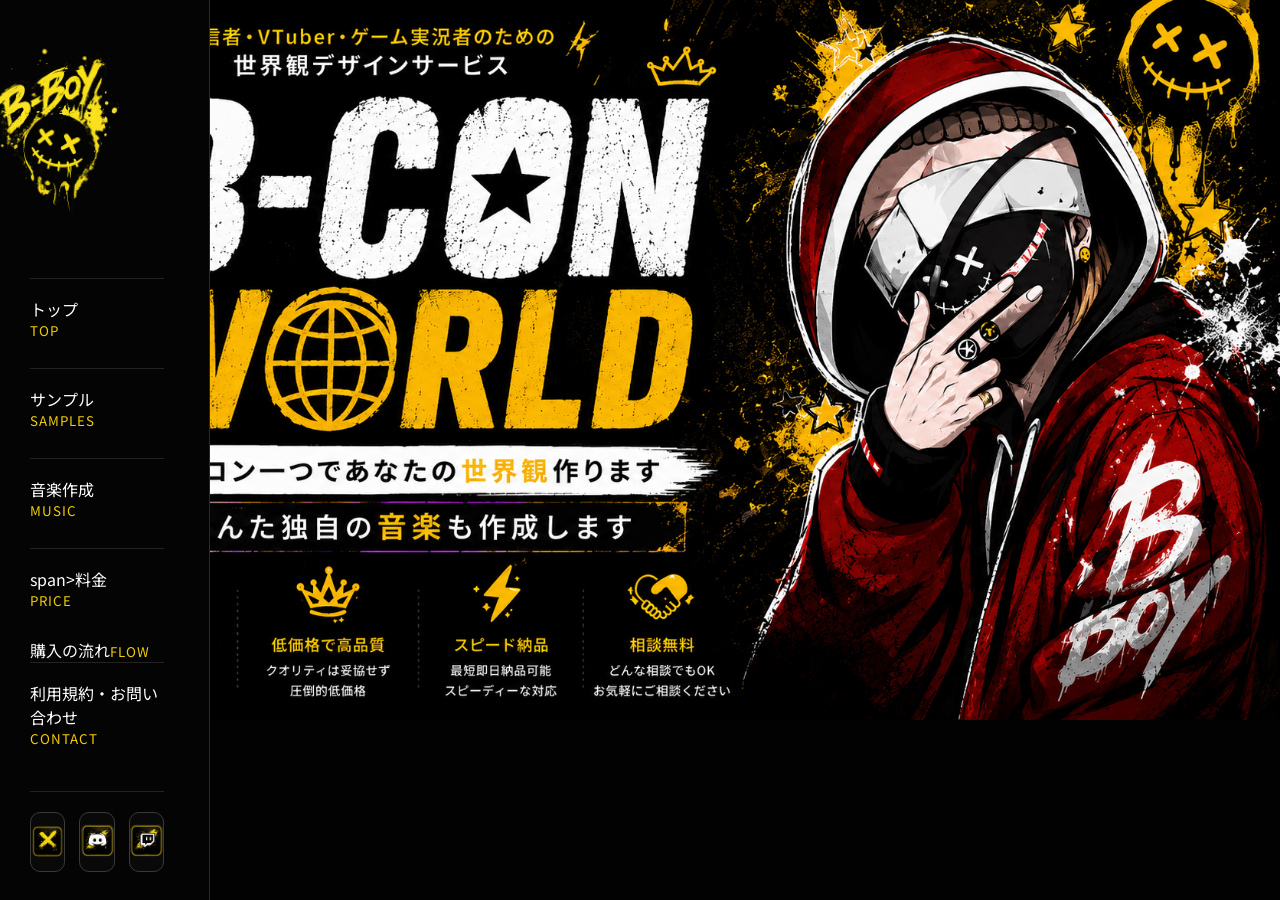
<file: index.html>
﻿<!doctype html>
<html lang="ja">
  <head>
    <meta charset="UTF-8" />
    <meta name="viewport" content="width=device-width, initial-scale=1.0" />
    <title>B-CONWORLD</title>
    <link rel="stylesheet" href="css/style.css" />
    <link rel="preconnect" href="https://fonts.googleapis.com" />
    <link rel="preconnect" href="https://fonts.gstatic.com" crossorigin />
    <link
      href="https://fonts.googleapis.com/css2?family=Bebas+Neue&family=Noto+Sans+JP:wght@400;700;900&display=swap"
      rel="stylesheet"
    /><!-- Google tag (gtag.js) -->
<script async src="https://www.googletagmanager.com/gtag/js?id=G-L55R8N0YSX"></script>
<script>
  window.dataLayer = window.dataLayer || [];
  function gtag(){dataLayer.push(arguments);}
  gtag('js', new Date());

  gtag('config', 'G-L55R8N0YSX');
</script>
  </head>
  <body class="home-page">
    <div class="page">
      <aside class="sidebar">
        <img class="logo" src="image/logo2.png" alt="B-BOY" />
        <details class="nav-dropdown" open>
          <summary><span>メニュー</span><small>MENU</small></summary>
          <nav aria-label="メインメニュー">
           <a href="index.html"
             data-event="menu_top"> 
             <span>トップ</span><small>TOP</small>
           </a>
            <a href="sample.html"
              data-event="menu_sample">
              <span>サンプル</span><small>SAMPLES</small>
            </a>
            <a href="music.html" 
              data-event="menu_music">
              <span>音楽作成</span><small>MUSIC</small>
            </a>
            <a href="price.html"
              data-event="menu_price">
              span>料金</span><small>PRICE</small></a>
            <a　href="flow.html"
              data-event="menu_flow">
              <span>購入の流れ</span><small>FLOW</small>
            </a>
            <a href="contact.html" 
              data-event="menu_contact">
              <span>利用規約・お問い合わせ</span><small>CONTACT</small>
            </a>
          </nav>
        </details>
        <div class="sns">
          <a
            class="sns-btn"
            href="https://twitter.com/bboy4848"
            aria-label="X"
            target="_blank"
            rel="noopener noreferrer"
               data-event="x_click"
          >
            <img src="image/X.png" alt="X" />
          </a>
          <a
            class="sns-btn sns-btn-discord"
            href="https://discord.gg/jaWFdwjt9"
            aria-label="Discord"
            target="_blank"
            rel="noopener noreferrer"
             data-event="discord_click"
          >
            <img src="image/Discord.png" alt="Discord" />
          </a>
          <a
            class="sns-btn"
            href="https://t.co/PwKArs8fPF"
            aria-label="Twitch"
            target="_blank"
            rel="noopener noreferrer"
            data-event="twitch_click"
          >
            <img src="image/Twhich.png" alt="Twitch" />
          </a>
        </div>
      </aside>
    </div>
    <script src="javascript/script.js"></script>
    <script>
  document.querySelectorAll('[data-event]').forEach(function (link) {
    link.addEventListener('click', function () {
      const eventName = link.dataset.event;

      if (typeof gtag === 'function') {
        gtag('event', eventName, {
  link_url: link.href,
  link_text: link.textContent.trim()
});
      }
    });
  });
</script>
  </body>
</html>
</file>
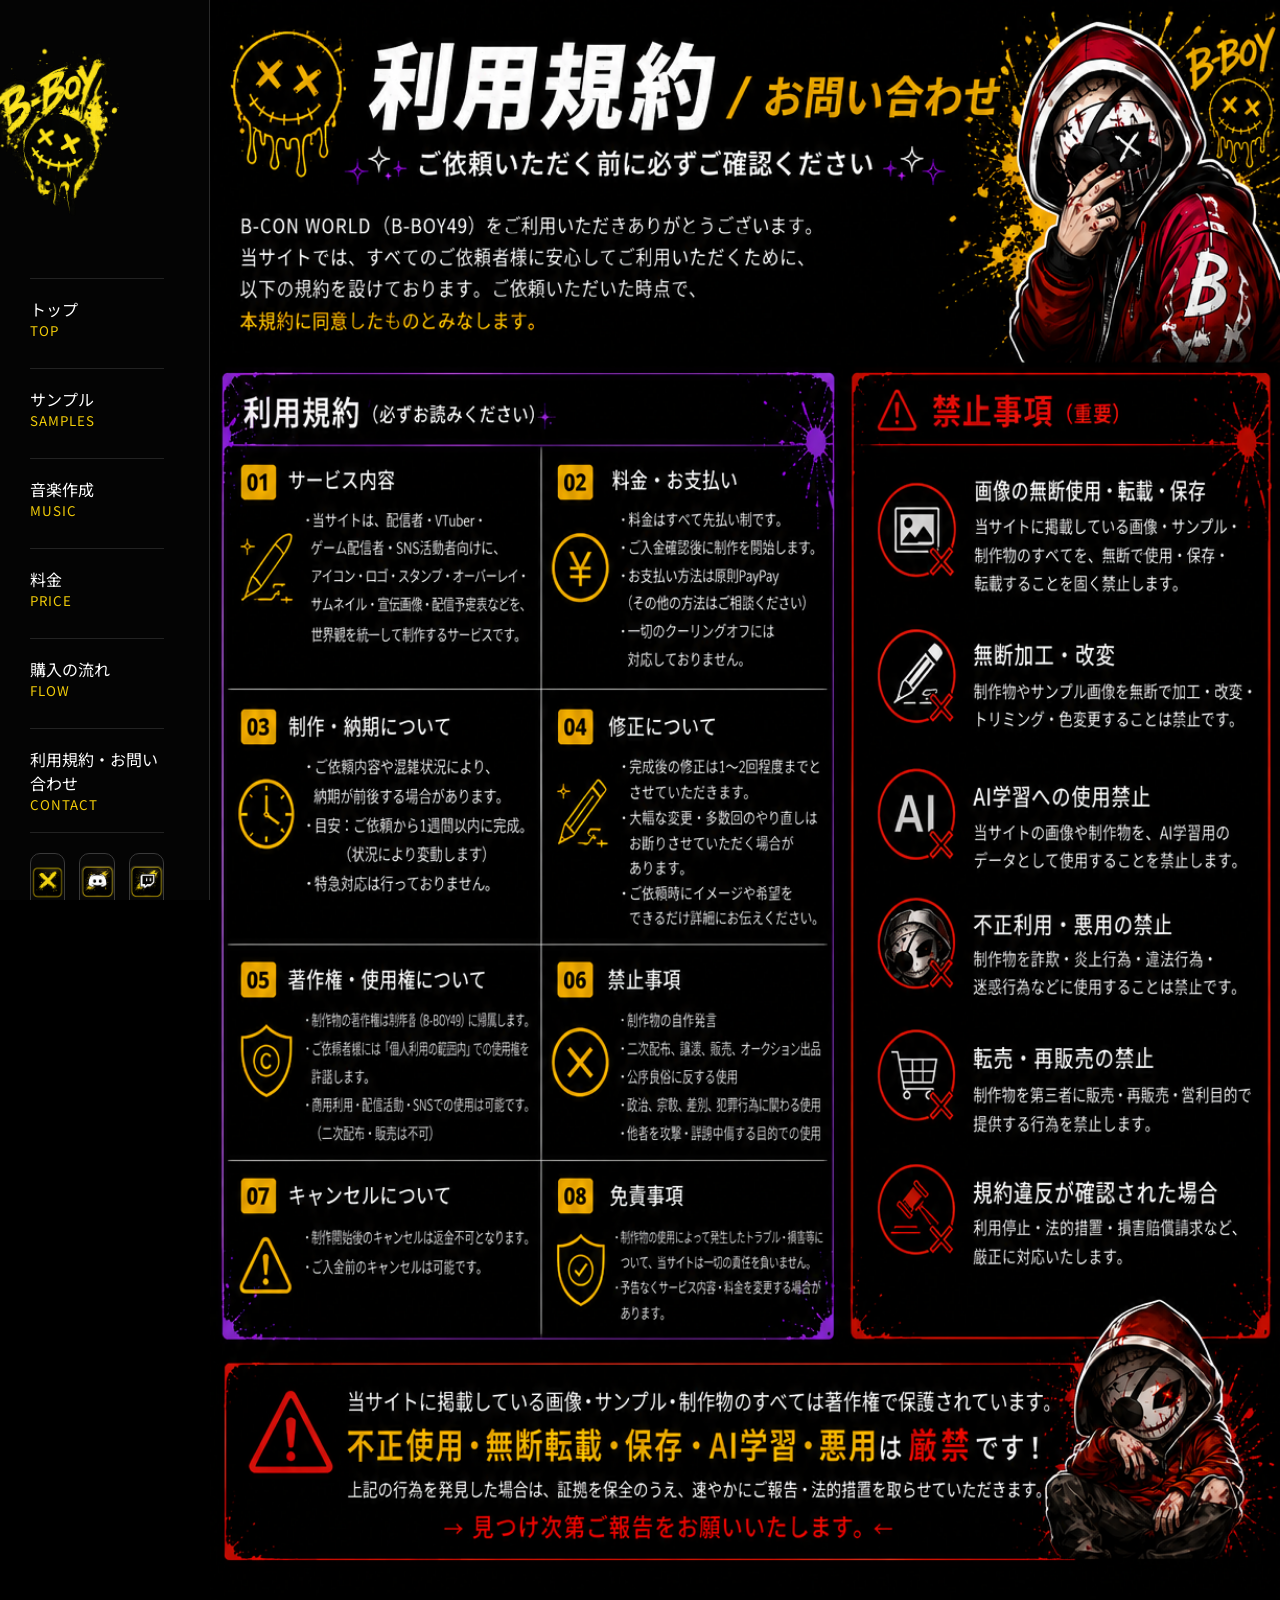
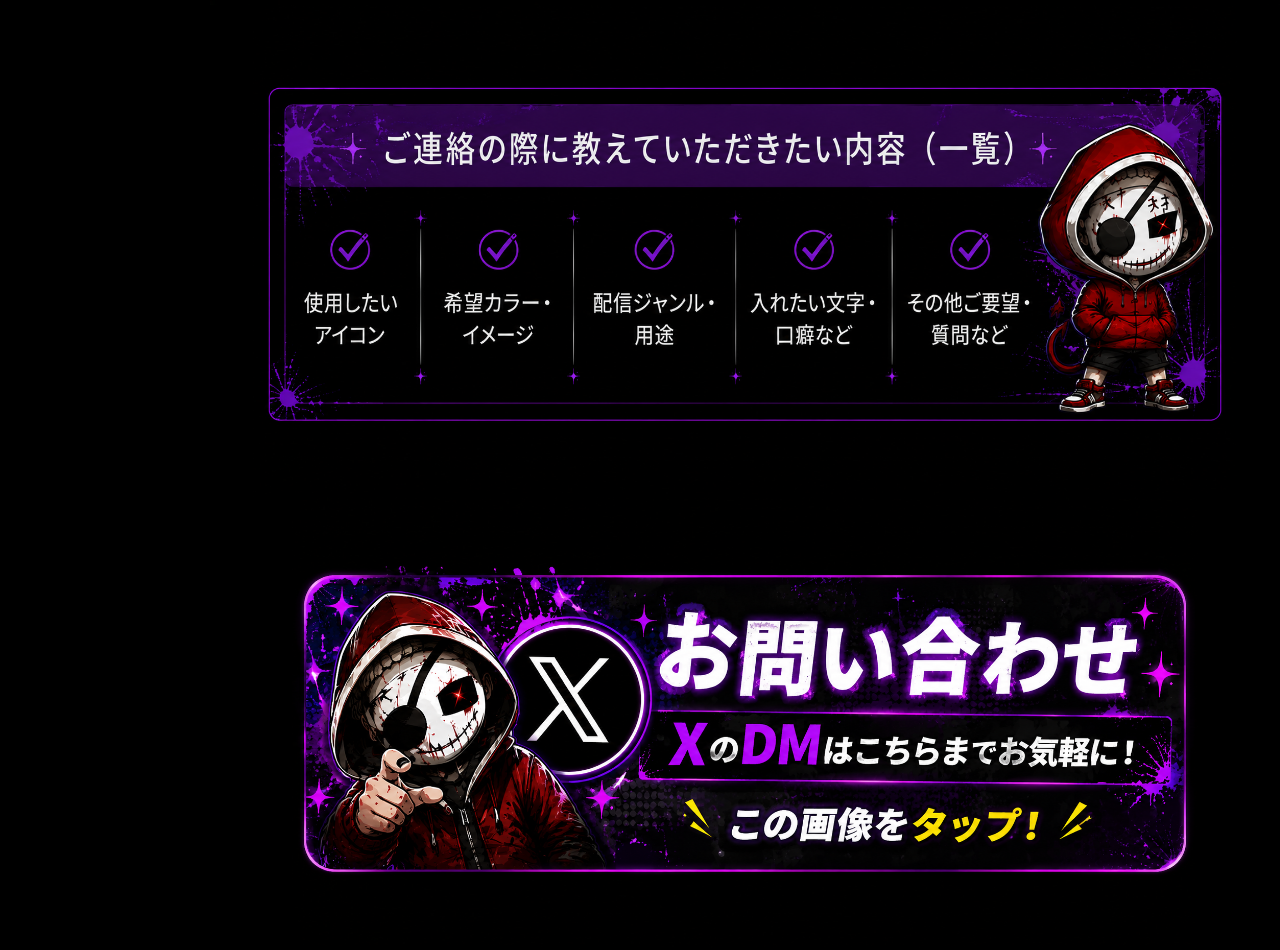
<file: contact.html>
﻿<!doctype html>
<html lang="ja">
  <head>
    <meta charset="UTF-8" />
    <meta name="viewport" content="width=device-width, initial-scale=1.0" />
    <title>B-CONWORLD | CONTACT</title>
    <link rel="stylesheet" href="css/style.css" />
    <link rel="preconnect" href="https://fonts.googleapis.com" />
    <link rel="preconnect" href="https://fonts.gstatic.com" crossorigin />
    <link
      href="https://fonts.googleapis.com/css2?family=Bebas+Neue&family=Noto+Sans+JP:wght@400;700;900&display=swap"
      rel="stylesheet"
    />
  </head>
  <body class="simple-black">
    <div class="page">
      <aside class="sidebar">
        <img class="logo" src="image/logo2.png" alt="B-BOY" />
        <details class="nav-dropdown" open>
          <summary><span>メニュー</span><small>MENU</small></summary>
          <nav aria-label="メインメニュー">
            <a href="index.html"><span>トップ</span><small>TOP</small></a>
            <a href="sample.html"><span>サンプル</span><small>SAMPLES</small></a>
            <a href="music.html"><span>音楽作成</span><small>MUSIC</small></a>
            <a href="price.html"><span>料金</span><small>PRICE</small></a>
            <a href="flow.html"><span>購入の流れ</span><small>FLOW</small></a>
            <a href="contact.html"><span>利用規約・お問い合わせ</span><small>CONTACT</small></a>
          </nav>
        </details>
        <div class="sns">
          <a class="sns-btn" href="https://twitter.com/bboy4848" aria-label="X" target="_blank" rel="noopener noreferrer">
            <img src="image/X.png" alt="X" />
          </a>
          <a class="sns-btn sns-btn-discord" href="https://discord.gg/jaWFdwjt9" aria-label="Discord" target="_blank" rel="noopener noreferrer">
            <img src="image/Discord.png" alt="Discord" />
          </a>
          <a class="sns-btn" href="https://t.co/PwKArs8fPF" aria-label="Twitch" target="_blank" rel="noopener noreferrer">
            <img src="image/Twhich.png" alt="Twitch" />
          </a>
        </div>
      </aside>
    </div>
    <main class="sample-main contact-main" aria-label="CONTACT Page">
      <section class="contact-hero" aria-label="利用規約・お問い合わせ画像">
        <img src="image/b5347a23-02c2-44f1-862c-801d6d9e670b.png" alt="利用規約・お問い合わせ" />
        <img class="contact-bottom-image" src="image/3d4c1f6d-691f-4e85-aca1-c22c156052b7.png" alt="Contact information image" />
        <a
          class="contact-link-button contact-link-button-strong"
          href="https://twitter.com/bboy4848"
          aria-label="Xで問い合わせる"
          target="_blank"
          rel="noopener noreferrer"
        >
          <img class="contact-bottom-image" src="image/b87b7625-3821-4545-8b9b-05805b34f2e6.png" alt="Xで問い合わせるボタン" />
        </a>
      </section>
    </main>
    <script src="javascript/script.js"></script>
  </body>
</html>
</file>
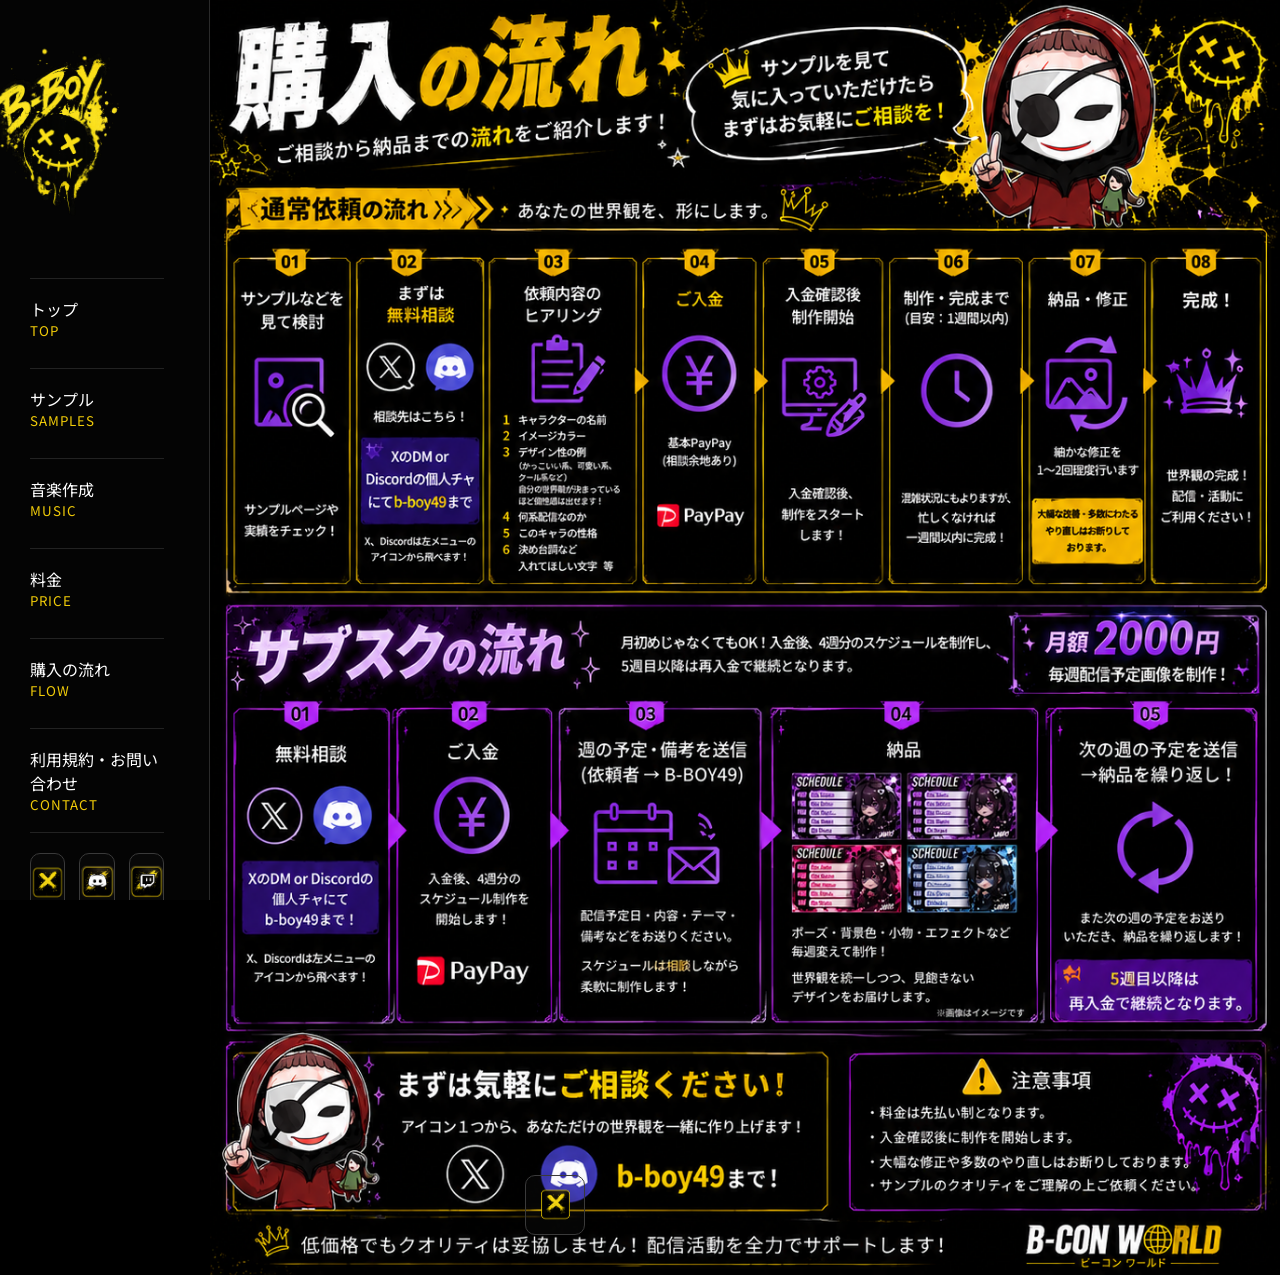
<file: flow.html>
﻿<!doctype html>
<html lang="ja">
  <head>
    <meta charset="UTF-8" />
    <meta name="viewport" content="width=device-width, initial-scale=1.0" />
    <title>B-CONWORLD | FLOW</title>
    <link rel="stylesheet" href="css/style.css" />
    <link rel="preconnect" href="https://fonts.googleapis.com" />
    <link rel="preconnect" href="https://fonts.gstatic.com" crossorigin />
    <link
      href="https://fonts.googleapis.com/css2?family=Bebas+Neue&family=Noto+Sans+JP:wght@400;700;900&display=swap"
      rel="stylesheet"
    />
  </head>
  <body class="simple-black">
    <div class="page">
      <aside class="sidebar">
        <img class="logo" src="image/logo2.png" alt="B-BOY" />
        <details class="nav-dropdown" open>
          <summary><span>メニュー</span><small>MENU</small></summary>
          <nav aria-label="メインメニュー">
            <a href="index.html"><span>トップ</span><small>TOP</small></a>
            <a href="sample.html"><span>サンプル</span><small>SAMPLES</small></a>
            <a href="music.html"><span>音楽作成</span><small>MUSIC</small></a>
            <a href="price.html"><span>料金</span><small>PRICE</small></a>
            <a href="flow.html"><span>購入の流れ</span><small>FLOW</small></a>
            <a href="contact.html"><span>利用規約・お問い合わせ</span><small>CONTACT</small></a>
          </nav>
        </details>
        <div class="sns">
          <a class="sns-btn" href="https://twitter.com/bboy4848" aria-label="X" target="_blank" rel="noopener noreferrer">
            <img src="image/X.png" alt="X" />
          </a>
          <a class="sns-btn sns-btn-discord" href="https://discord.gg/jaWFdwjt9" aria-label="Discord" target="_blank" rel="noopener noreferrer">
            <img src="image/Discord.png" alt="Discord" />
          </a>
          <a class="sns-btn" href="https://t.co/PwKArs8fPF" aria-label="Twitch" target="_blank" rel="noopener noreferrer">
            <img src="image/Twhich.png" alt="Twitch" />
          </a>
        </div>
      </aside>
    </div>
    <main class="sample-main flow-main" aria-label="FLOW Page">
      <section class="flow-hero" aria-label="購入の流れ画像">
        <img src="image/f780bd52-9751-4108-b492-12d39c4844f1.png" alt="購入の流れ" />
        <a
          class="sns-btn flow-x-overlay"
          href="https://twitter.com/bboy4848"
          aria-label="X"
          target="_blank"
          rel="noopener noreferrer"
        >
          <img src="image/X.png" alt="X" />
        </a>
      </section>
    </main>
    <script src="javascript/script.js"></script>
  </body>
</html>
</file>
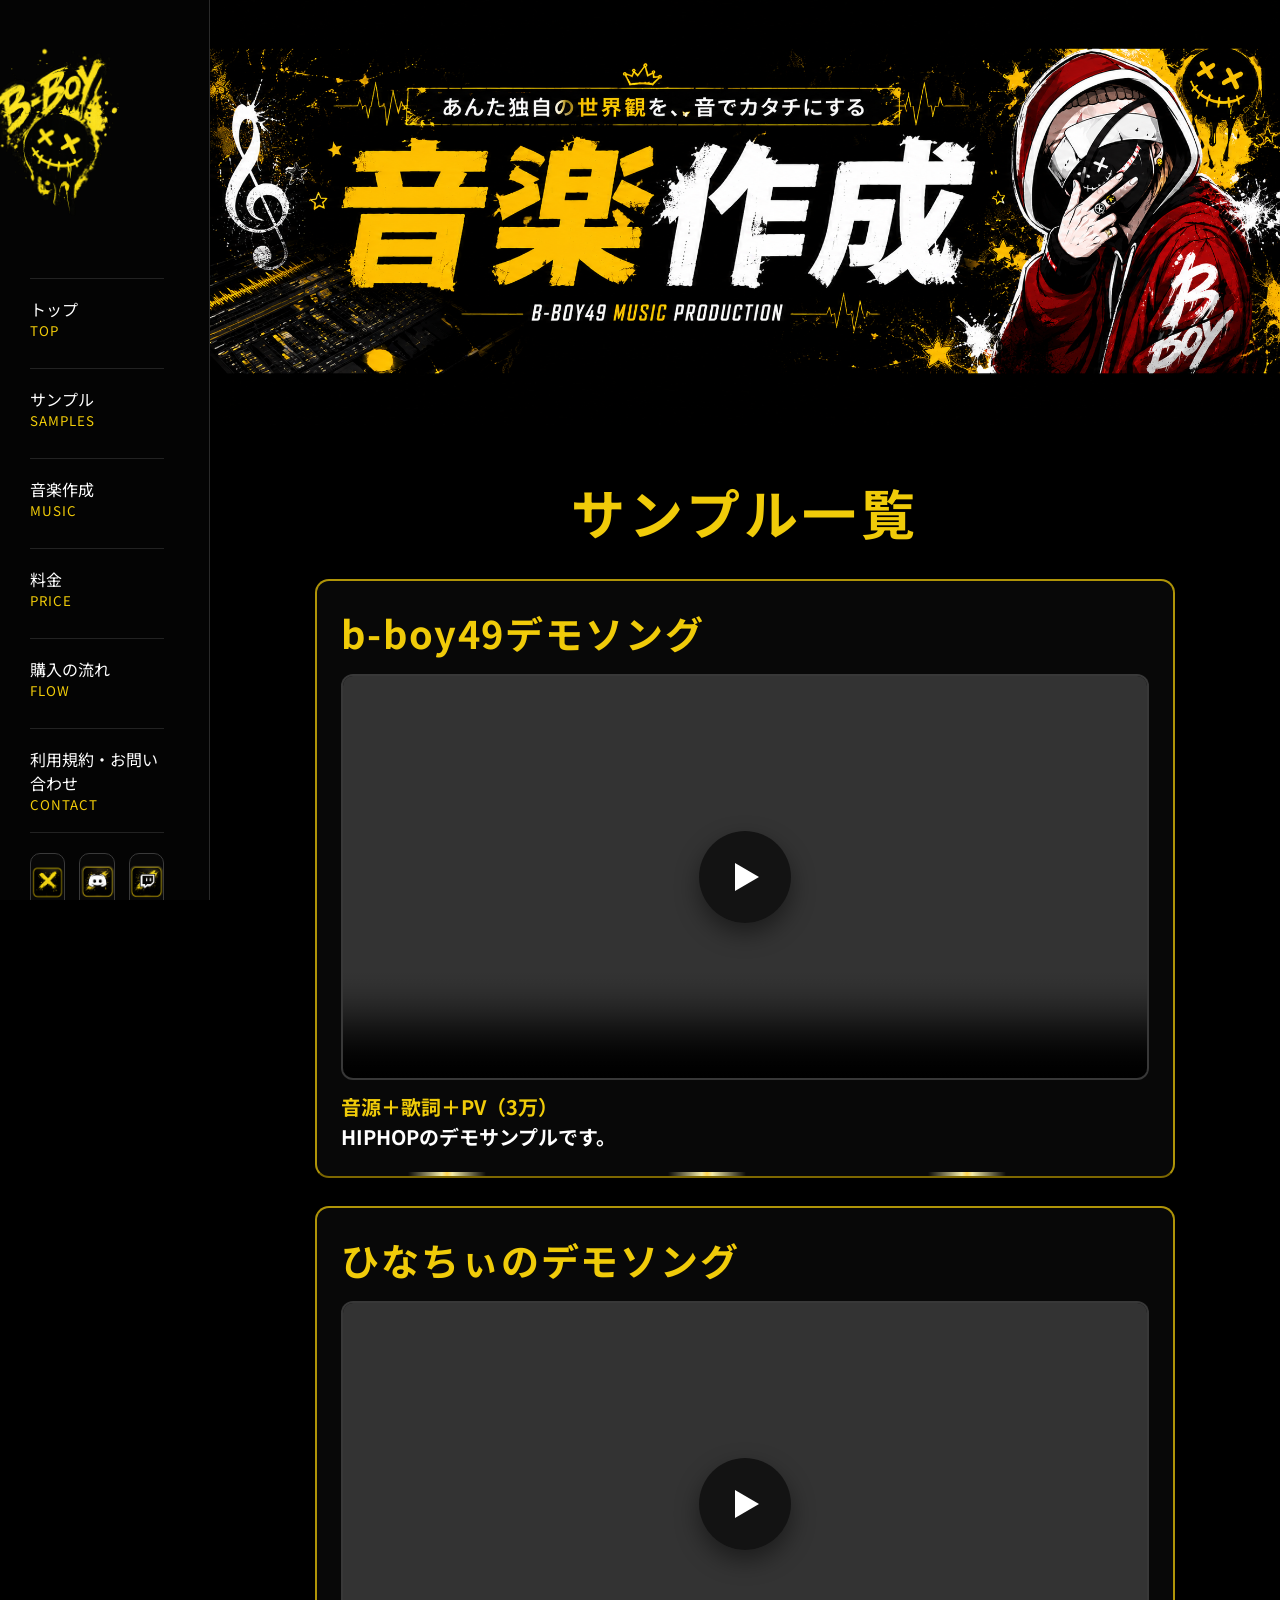
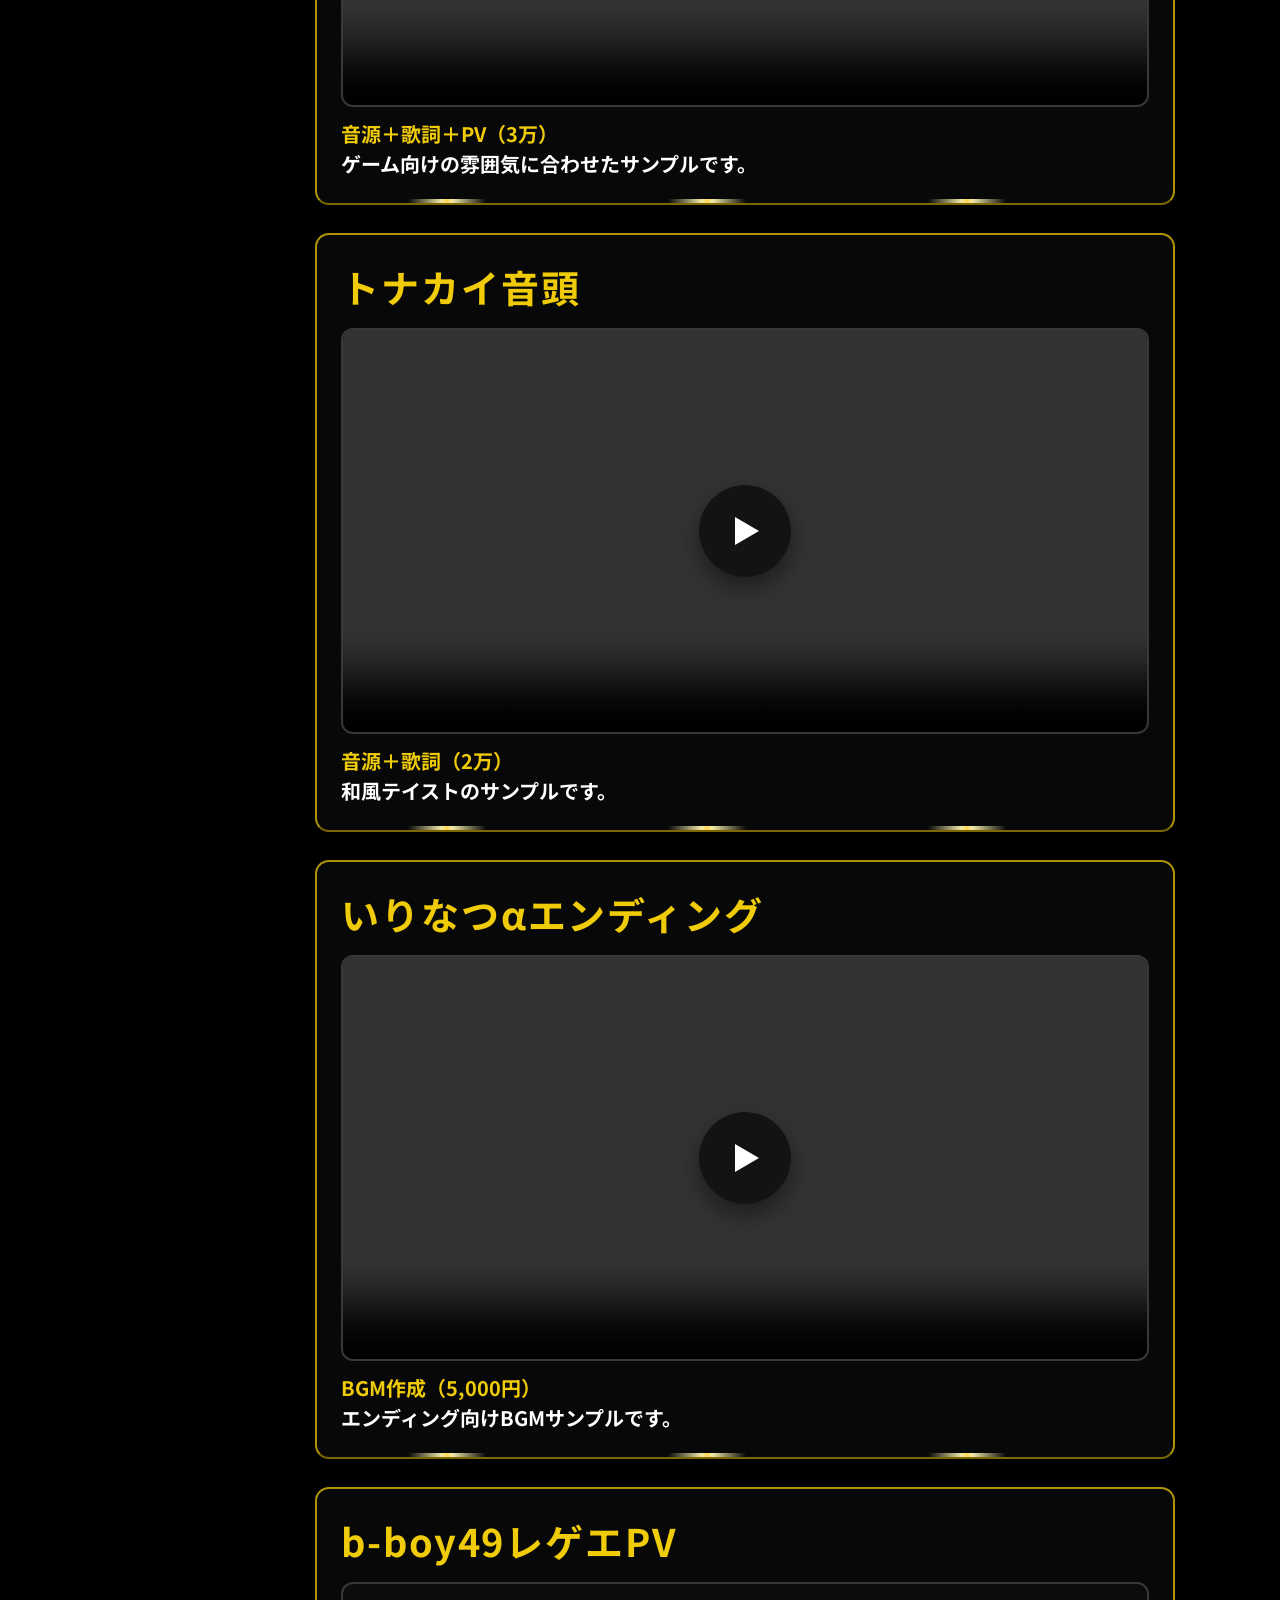
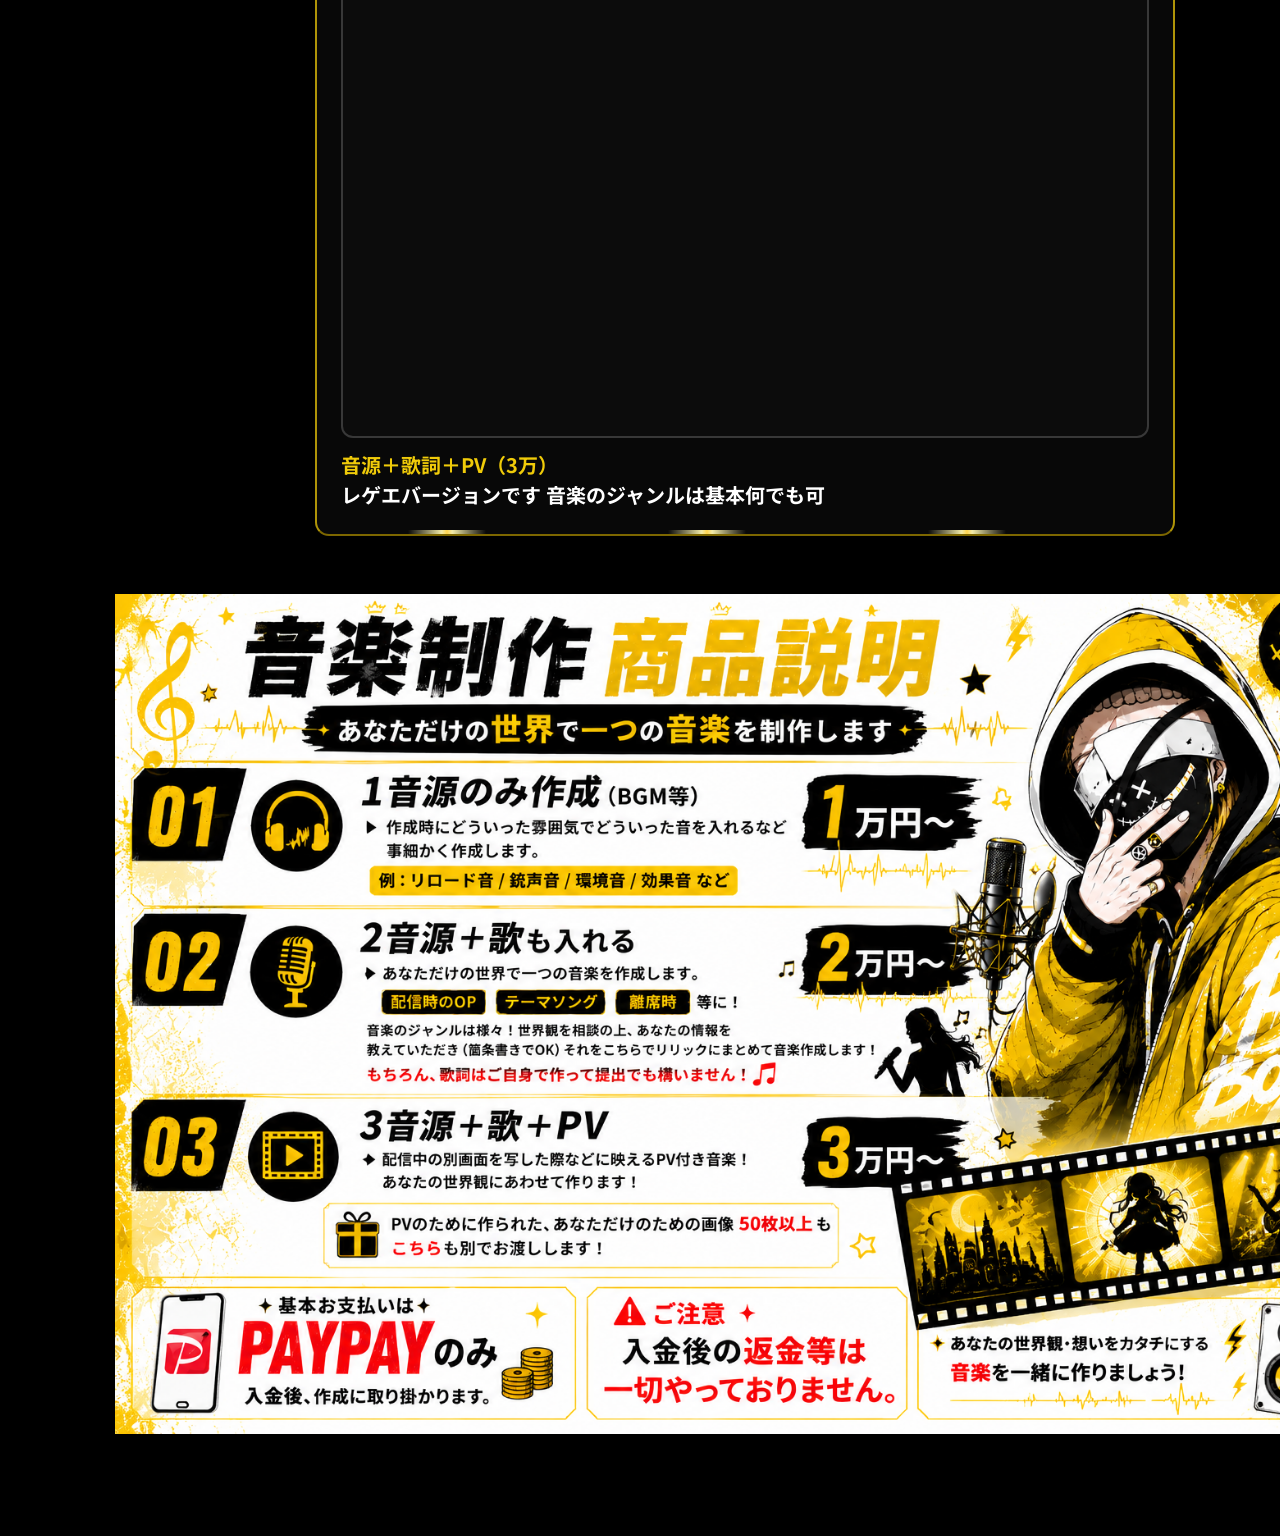
<file: music.html>
﻿<!doctype html>
<html lang="ja">
  <head>
    <meta charset="UTF-8" />
    <meta name="viewport" content="width=device-width, initial-scale=1.0" />
    <title>B-CONWORLD | MUSIC</title>
    <link rel="stylesheet" href="css/style.css" />
    <link rel="preconnect" href="https://fonts.googleapis.com" />
    <link rel="preconnect" href="https://fonts.gstatic.com" crossorigin />
    <link
      href="https://fonts.googleapis.com/css2?family=Bebas+Neue&family=Noto+Sans+JP:wght@400;700;900&display=swap"
      rel="stylesheet"
    />
  </head>
  <body class="simple-black">
    <div class="page">
      <aside class="sidebar">
        <img class="logo" src="image/logo2.png" alt="B-BOY" />
        <details class="nav-dropdown" open>
          <summary><span>メニュー</span><small>MENU</small></summary>
          <nav aria-label="メインメニュー">
            <a href="index.html"><span>トップ</span><small>TOP</small></a>
            <a href="sample.html"><span>サンプル</span><small>SAMPLES</small></a>
            <a href="music.html"><span>音楽作成</span><small>MUSIC</small></a>
            <a href="price.html"><span>料金</span><small>PRICE</small></a>
            <a href="flow.html"><span>購入の流れ</span><small>FLOW</small></a>
            <a href="contact.html"><span>利用規約・お問い合わせ</span><small>CONTACT</small></a>
          </nav>
        </details>
        <div class="sns">
          <a class="sns-btn" href="https://twitter.com/bboy4848" aria-label="X" target="_blank" rel="noopener noreferrer">
            <img src="image/X.png" alt="X" />
          </a>
          <a class="sns-btn sns-btn-discord" href="https://discord.gg/jaWFdwjt9" aria-label="Discord" target="_blank" rel="noopener noreferrer">
            <img src="image/Discord.png" alt="Discord" />
          </a>
          <a class="sns-btn" href="https://t.co/PwKArs8fPF" aria-label="Twitch" target="_blank" rel="noopener noreferrer">
            <img src="image/Twhich.png" alt="Twitch" />
          </a>
        </div>
      </aside>
    </div>
    <main class="sample-main music-main" aria-label="MUSIC Page">
      <section class="music-top" aria-label="音楽作成トップ画像">
        <img src="image/5a40dd66-d567-4bae-9444-a299d209d293.png" alt="音楽作成トップ画像" />
      </section>
      <section class="music-samples" aria-label="音楽サンプル一覧">
        <h2 class="music-samples-heading">サンプル一覧</h2>

        <article class="music-sample-card">
          <h2 class="music-card-title">b-boy49デモソング</h2>
          <div class="music-card-video">
            <video controls preload="metadata" playsinline>
              <source src="video/b-boy49PV.mp4" type="video/mp4" />
              お使いのブラウザは動画再生に対応していません。
            </video>
            <button class="music-video-center-play" type="button" aria-label="再生する">
              <span class="music-video-center-play-icon" aria-hidden="true"></span>
            </button>
          </div>
          <p class="music-card-comment"><span class="music-card-price">音源＋歌詞＋PV（3万）</span><br />HIPHOPのデモサンプルです。</p>
        </article>

        <article class="music-sample-card">
          <h2 class="music-card-title">ひなちぃのデモソング</h2>
          <div class="music-card-video">
            <video controls preload="metadata" playsinline>
              <source src="video/PV.mp4" type="video/mp4" />
              お使いのブラウザは動画再生に対応していません。
            </video>
            <button class="music-video-center-play" type="button" aria-label="再生する">
              <span class="music-video-center-play-icon" aria-hidden="true"></span>
            </button>
          </div>
          <p class="music-card-comment"><span class="music-card-price">音源＋歌詞＋PV（3万）</span><br />ゲーム向けの雰囲気に合わせたサンプルです。</p>
        </article>

        <article class="music-sample-card">
          <h2 class="music-card-title">トナカイ音頭</h2>
          <div class="music-card-video">
            <video controls preload="metadata" playsinline>
              <source src="video/6a39aee7af9f7487.mp4" type="video/mp4" />
              お使いのブラウザは動画再生に対応していません。
            </video>
            <button class="music-video-center-play" type="button" aria-label="再生する">
              <span class="music-video-center-play-icon" aria-hidden="true"></span>
            </button>
          </div>
          <p class="music-card-comment"><span class="music-card-price">音源＋歌詞（2万）</span><br />和風テイストのサンプルです。</p>
        </article>

        <article class="music-sample-card">
          <h2 class="music-card-title">いりなつαエンディング</h2>
          <div class="music-card-video">
            <video controls preload="metadata" playsinline>
              <source src="video/irinatsu-alpha-ed.mp4" type="video/mp4" />
              お使いのブラウザは動画再生に対応していません。
            </video>
            <button class="music-video-center-play" type="button" aria-label="再生する">
              <span class="music-video-center-play-icon" aria-hidden="true"></span>
            </button>
          </div>
          <p class="music-card-comment"><span class="music-card-price">BGM作成（5,000円）</span><br />エンディング向けBGMサンプルです。</p>
        </article>

        <article class="music-sample-card">
          <h2 class="music-card-title">b-boy49レゲエPV</h2>
          <div class="music-card-video">
            <iframe
              src="https://www.youtube.com/embed/JTvBRYHk3CU"
              title="b-boy49レゲエPV"
              loading="lazy"
              allow="accelerometer; autoplay; clipboard-write; encrypted-media; gyroscope; picture-in-picture; web-share"
              allowfullscreen
            ></iframe>
          </div>
          <p class="music-card-comment"><span class="music-card-price">音源＋歌詞＋PV（3万）</span><br />レゲエバージョンです 音楽のジャンルは基本何でも可</p>
        </article>

        <section class="music-bottom-visual" aria-label="音楽作成ページ最下部背景画像"></section>
      </section>
    </main>
    <script src="javascript/script.js"></script>
  </body>
</html>
</file>
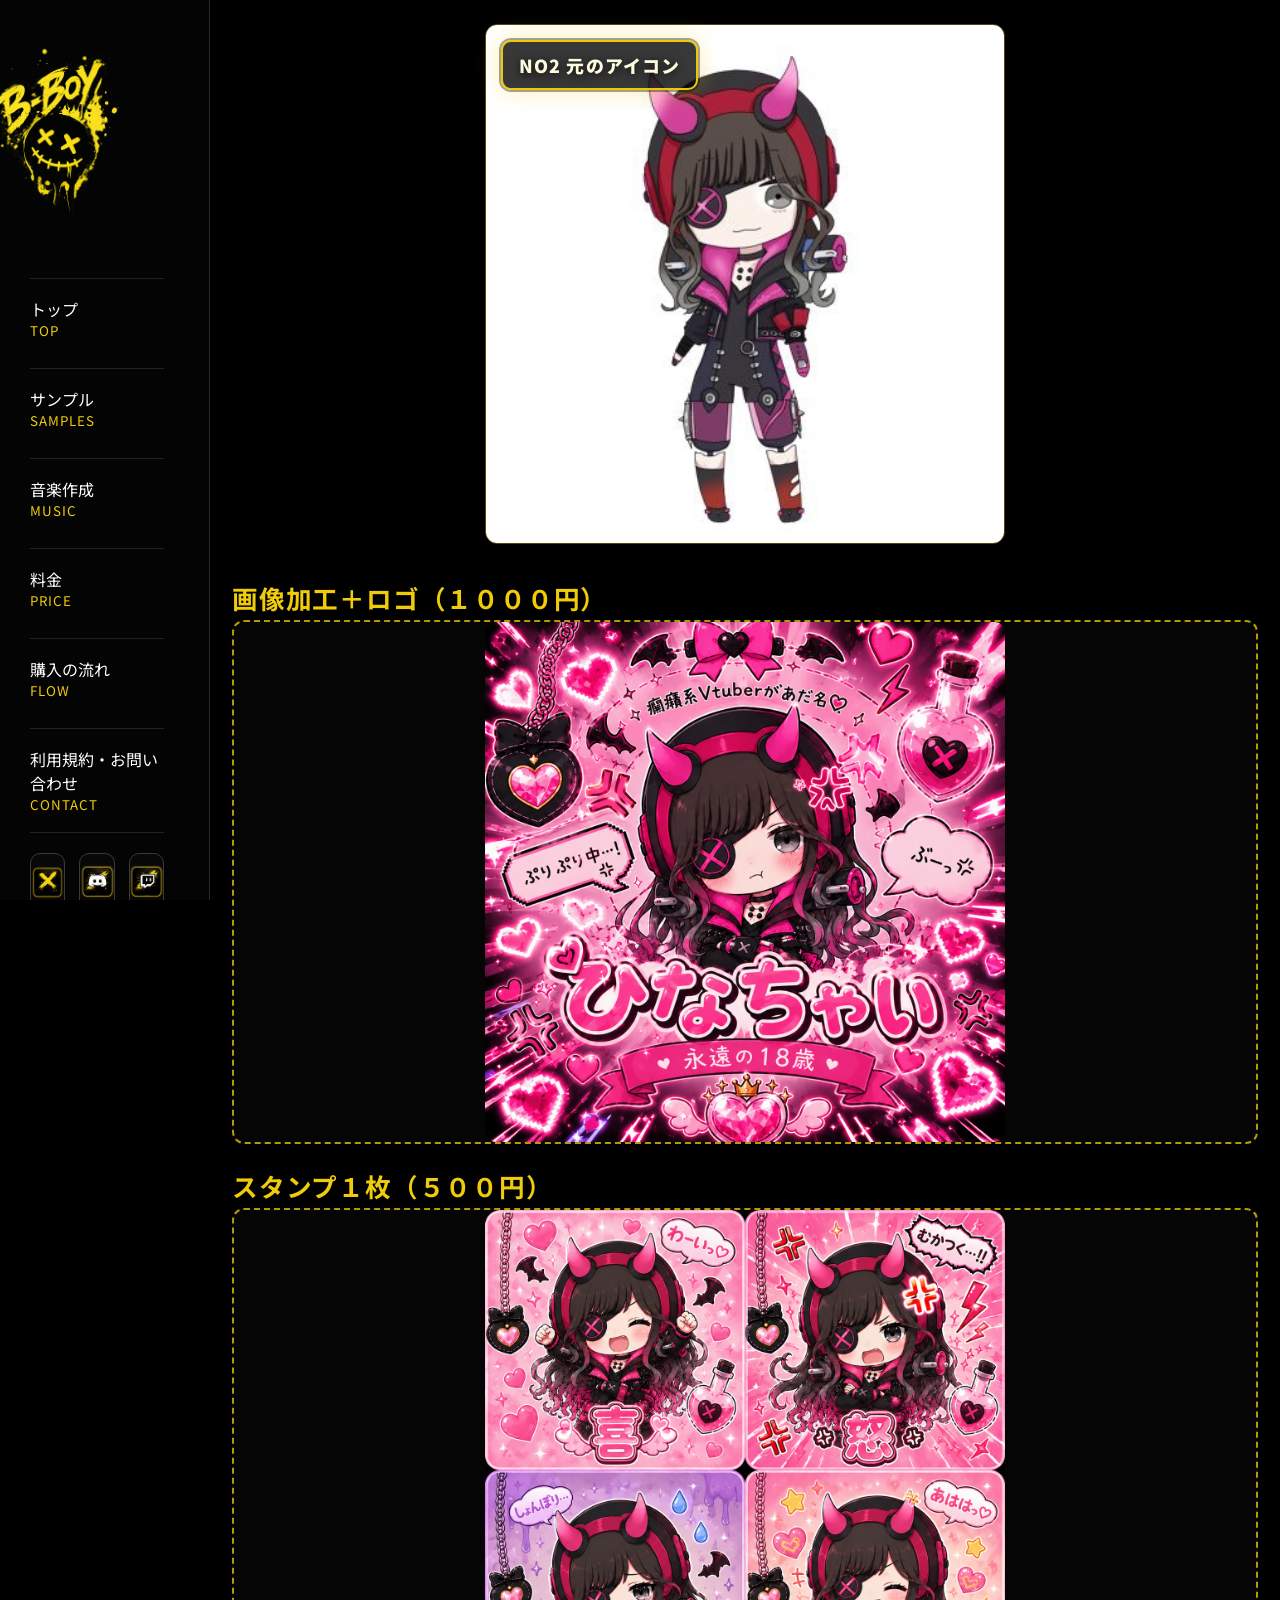
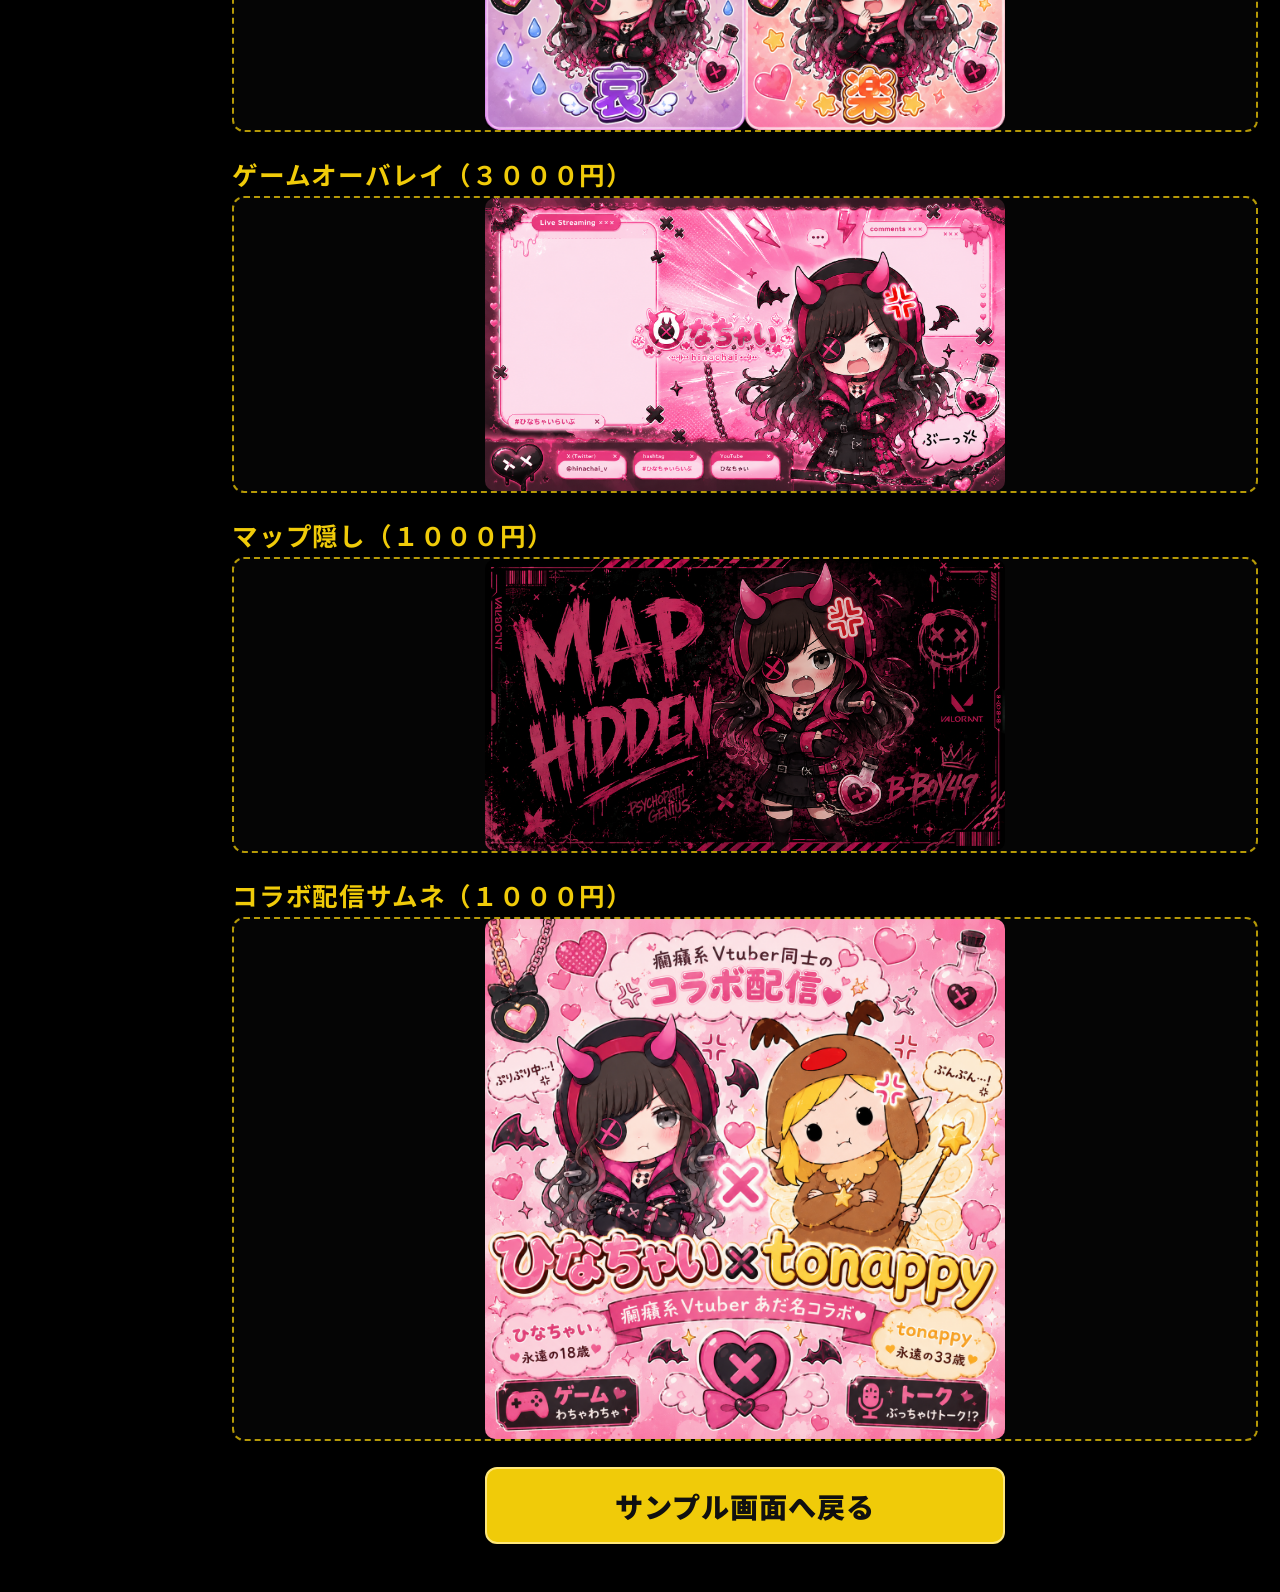
<file: no2-detail.html>
﻿<!doctype html>
<html lang="ja">
  <head>
    <meta charset="UTF-8" />
    <meta name="viewport" content="width=device-width, initial-scale=1.0" />
    <title>B-CONWORLD | NO2 DETAIL</title>
    <link rel="stylesheet" href="css/style.css" />
    <link rel="preconnect" href="https://fonts.googleapis.com" />
    <link rel="preconnect" href="https://fonts.gstatic.com" crossorigin />
    <link
      href="https://fonts.googleapis.com/css2?family=Bebas+Neue&family=Noto+Sans+JP:wght@400;700;900&display=swap"
      rel="stylesheet"
    />
  </head>
  <body class="simple-black">
    <div class="page">
      <aside class="sidebar">
        <img class="logo" src="image/logo2.png" alt="B-BOY" />
        <details class="nav-dropdown" open>
          <summary><span>メニュー</span><small>MENU</small></summary>
          <nav aria-label="メインメニュー">
            <a href="index.html"><span>トップ</span><small>TOP</small></a>
            <a href="sample.html"><span>サンプル</span><small>SAMPLES</small></a>
            <a href="music.html"><span>音楽作成</span><small>MUSIC</small></a>
            <a href="price.html"><span>料金</span><small>PRICE</small></a>
            <a href="flow.html"><span>購入の流れ</span><small>FLOW</small></a>
            <a href="contact.html"><span>利用規約・お問い合わせ</span><small>CONTACT</small></a>
          </nav>
        </details>
        <div class="sns">
          <a class="sns-btn" href="https://twitter.com/bboy4848" aria-label="X" target="_blank" rel="noopener noreferrer">
            <img src="image/X.png" alt="X" />
          </a>
          <a class="sns-btn sns-btn-discord" href="https://discord.gg/jaWFdwjt9" aria-label="Discord" target="_blank" rel="noopener noreferrer">
            <img src="image/Discord.png" alt="Discord" />
          </a>
          <a class="sns-btn" href="https://t.co/PwKArs8fPF" aria-label="Twitch" target="_blank" rel="noopener noreferrer">
            <img src="image/Twhich.png" alt="Twitch" />
          </a>
        </div>
      </aside>
    </div>
    <main class="sample-main">
      <section class="album-hero" aria-label="NO2 元のアイコン">
        <div class="album-image-wrap">
          <img src="image/qvFU26Bm_400x400.jpg" alt="NO2 元のアイコン" />
          <span class="album-image-label">NO2 元のアイコン</span>
        </div>
      </section>
      <section class="product-list" aria-label="NO2 商品一覧">
        <article class="product-card">
          <h3>画像加工＋ロゴ（１０００円）</h3>
          <div class="product-image-slot">
            <img src="image/content.png" alt="画像加工＋ロゴサンプル" />
          </div>
        </article>
        <article class="product-card">
          <h3>スタンプ１枚（５００円）</h3>
          <div class="product-image-slot">
            <img src="image/content11.png" alt="スタンプ1枚サンプル" />
          </div>
        </article>
        <article class="product-card">
          <h3>ゲームオーバレイ（３０００円）</h3>
          <div class="product-image-slot">
            <img src="image/content12.png" alt="ゲームオーバレイサンプル" />
          </div>
        </article>
        <article class="product-card">
          <h3>マップ隠し（１０００円）</h3>
          <div class="product-image-slot">
            <img src="image/13.png" alt="マップ隠しサンプル" />
          </div>
        </article>
        <article class="product-card">
          <h3>コラボ配信サムネ（１０００円）</h3>
          <div class="product-image-slot">
            <img src="image/14.png" alt="コラボ配信サムネサンプル" />
          </div>
        </article>
        <a class="back-to-sample-btn" href="sample.html#sample-target-no2">サンプル画面へ戻る</a>
      </section>
    </main>
    <script src="javascript/script.js"></script>
  </body>
</html>
</file>
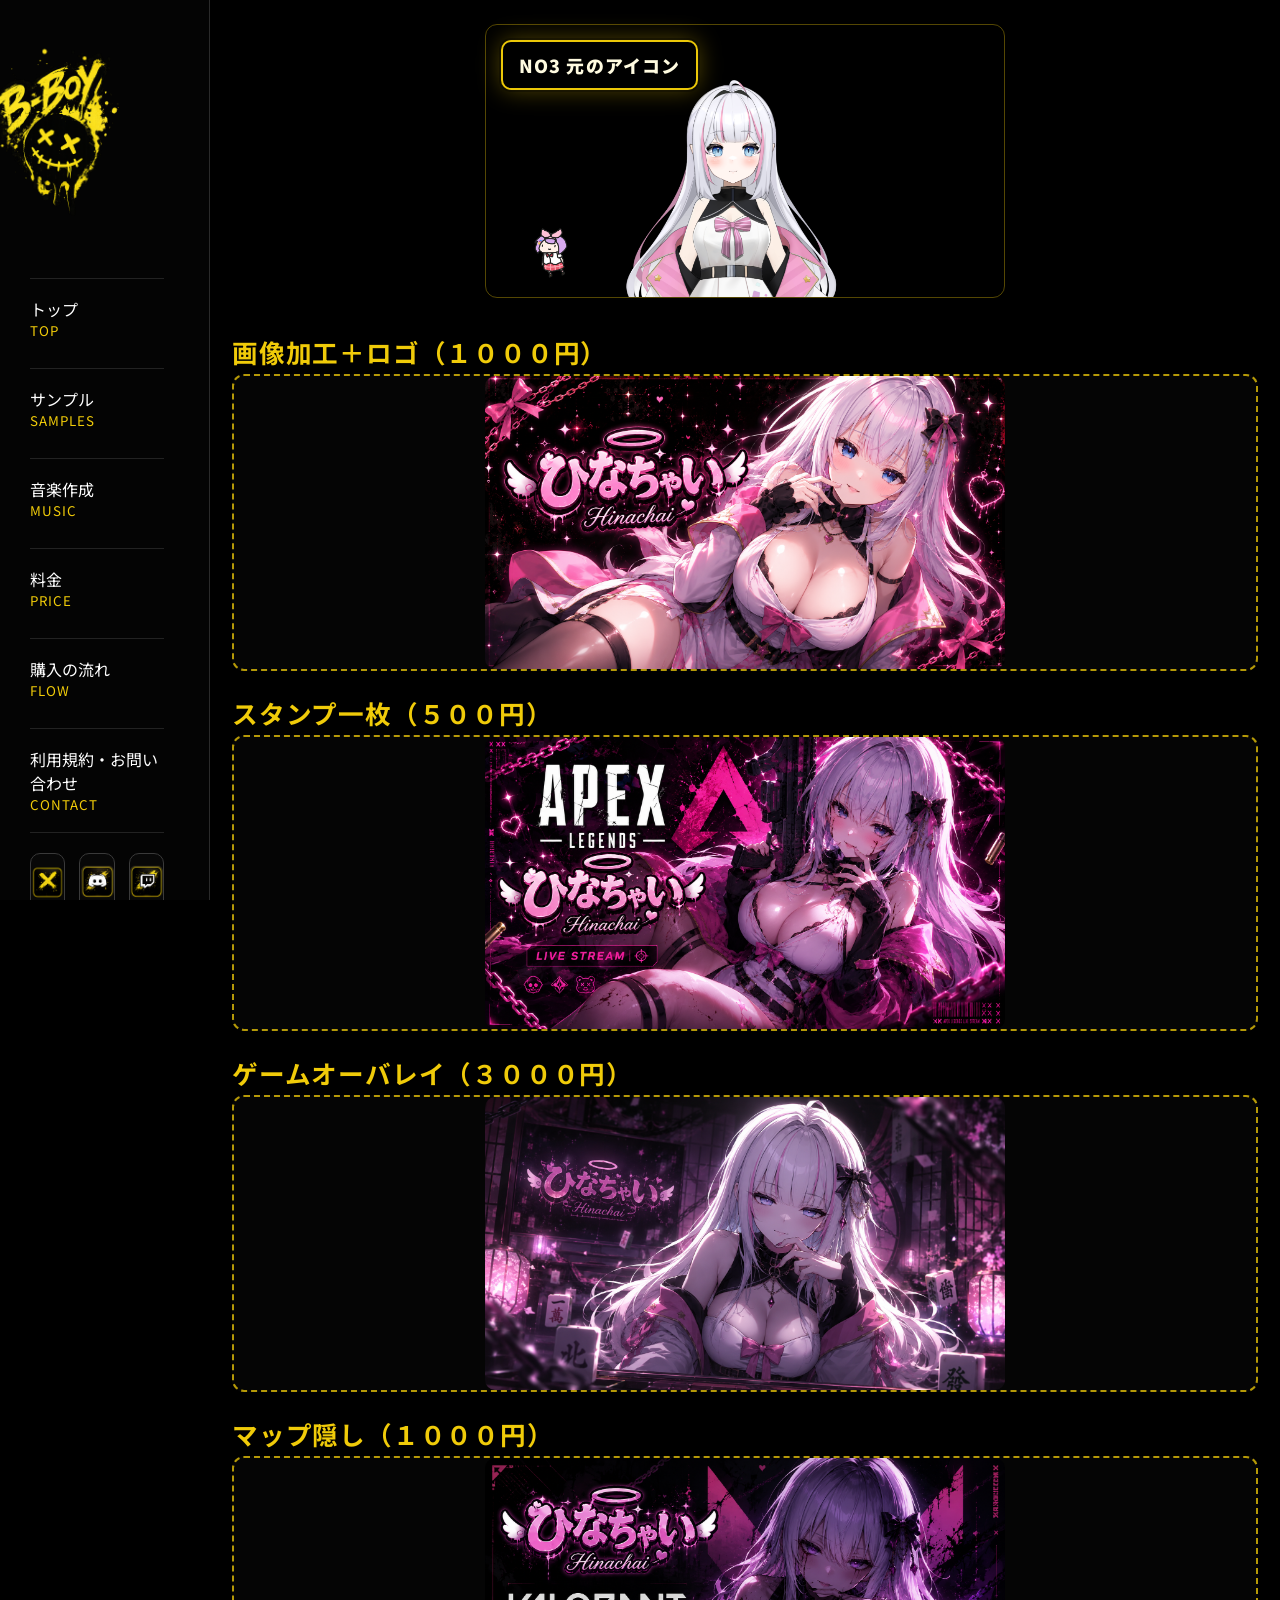
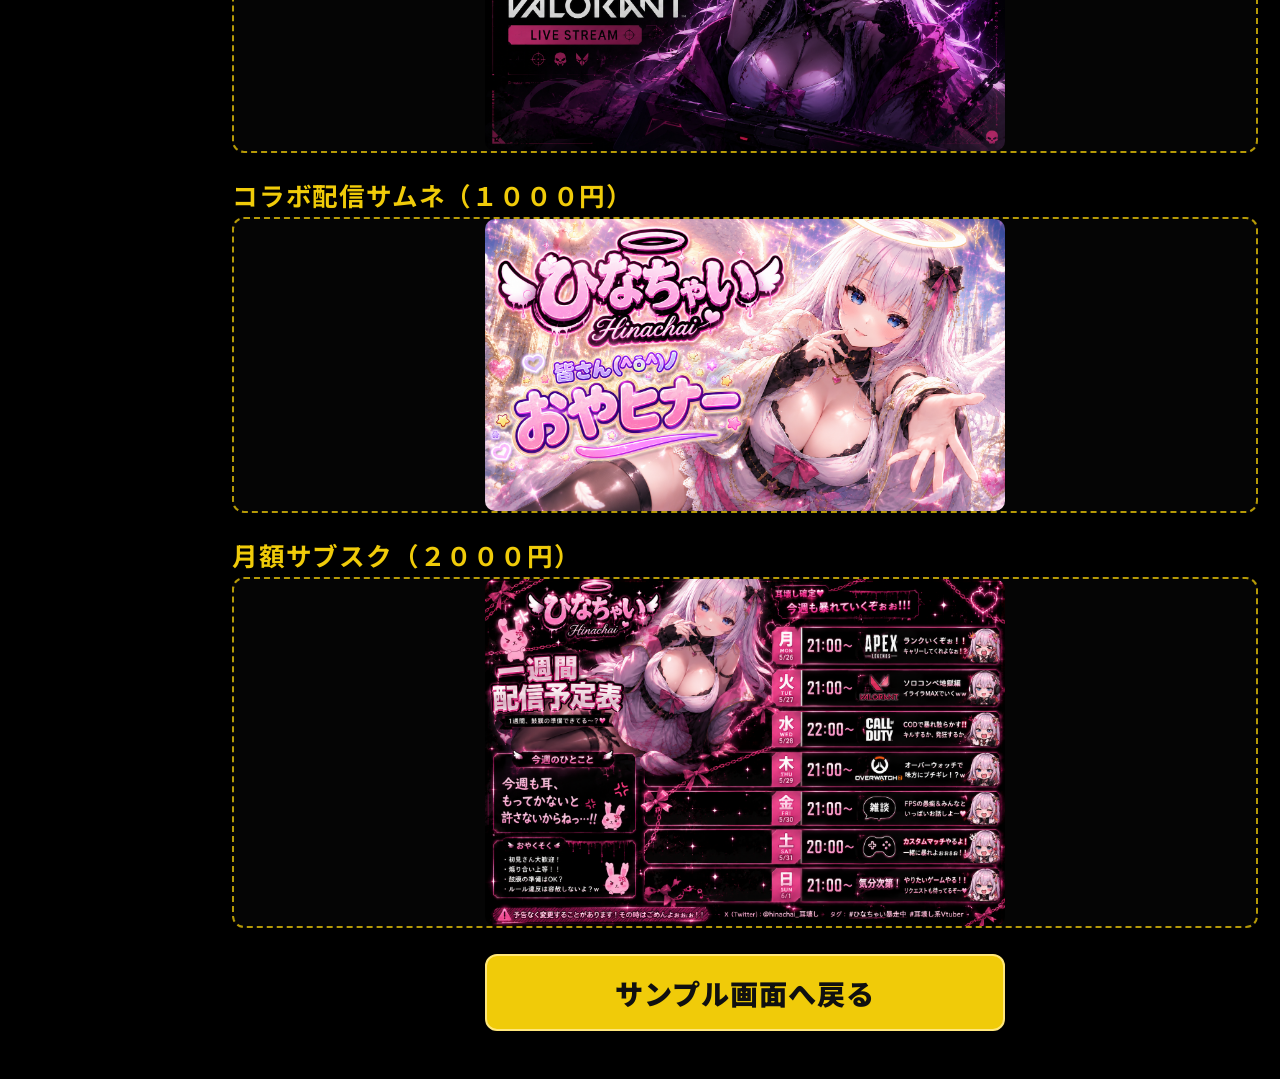
<file: no3-detail.html>
﻿<!doctype html>
<html lang="ja">
  <head>
    <meta charset="UTF-8" />
    <meta name="viewport" content="width=device-width, initial-scale=1.0" />
    <title>B-CONWORLD | NO3 DETAIL</title>
    <link rel="stylesheet" href="css/style.css" />
    <link rel="preconnect" href="https://fonts.googleapis.com" />
    <link rel="preconnect" href="https://fonts.gstatic.com" crossorigin />
    <link
      href="https://fonts.googleapis.com/css2?family=Bebas+Neue&family=Noto+Sans+JP:wght@400;700;900&display=swap"
      rel="stylesheet"
    />
  </head>
  <body class="simple-black">
    <div class="page">
      <aside class="sidebar">
        <img class="logo" src="image/logo2.png" alt="B-BOY" />
        <details class="nav-dropdown" open>
          <summary><span>メニュー</span><small>MENU</small></summary>
          <nav aria-label="メインメニュー">
            <a href="index.html"><span>トップ</span><small>TOP</small></a>
            <a href="sample.html"><span>サンプル</span><small>SAMPLES</small></a>
            <a href="music.html"><span>音楽作成</span><small>MUSIC</small></a>
            <a href="price.html"><span>料金</span><small>PRICE</small></a>
            <a href="flow.html"><span>購入の流れ</span><small>FLOW</small></a>
            <a href="contact.html"><span>利用規約・お問い合わせ</span><small>CONTACT</small></a>
          </nav>
        </details>
        <div class="sns">
          <a class="sns-btn" href="https://twitter.com/bboy4848" aria-label="X" target="_blank" rel="noopener noreferrer">
            <img src="image/X.png" alt="X" />
          </a>
          <a class="sns-btn sns-btn-discord" href="https://discord.gg/jaWFdwjt9" aria-label="Discord" target="_blank" rel="noopener noreferrer">
            <img src="image/Discord.png" alt="Discord" />
          </a>
          <a class="sns-btn" href="https://t.co/PwKArs8fPF" aria-label="Twitch" target="_blank" rel="noopener noreferrer">
            <img src="image/Twhich.png" alt="Twitch" />
          </a>
        </div>
      </aside>
    </div>
    <main class="sample-main">
      <section class="album-hero" aria-label="NO3 元のアイコン">
        <div class="album-image-wrap">
          <img src="image/vts-2023-08-23_00h10_13.png" alt="NO3 元のアイコン" />
          <span class="album-image-label">NO3 元のアイコン</span>
        </div>
      </section>
      <section class="product-list" aria-label="NO3 商品一覧">
        <article class="product-card">
          <h3>画像加工＋ロゴ（１０００円）</h3>
          <div class="product-image-slot">
            <img src="image/content20.png" alt="画像加工＋ロゴサンプル" />
          </div>
        </article>
        <article class="product-card">
          <h3>スタンプ一枚（５００円）</h3>
          <div class="product-image-slot">
            <img src="image/content222.png" alt="スタンプ一枚サンプル" />
          </div>
        </article>
        <article class="product-card">
          <h3>ゲームオーバレイ（３０００円）</h3>
          <div class="product-image-slot">
            <img src="image/content21.png" alt="ゲームオーバレイサンプル" />
          </div>
        </article>
        <article class="product-card">
          <h3>マップ隠し（１０００円）</h3>
          <div class="product-image-slot">
            <img src="image/22.png" alt="マップ隠しサンプル" />
          </div>
        </article>
        <article class="product-card">
          <h3>コラボ配信サムネ（１０００円）</h3>
          <div class="product-image-slot">
            <img src="image/24.png" alt="コラボ配信サムネサンプル" />
          </div>
        </article>
        <article class="product-card">
          <h3>月額サブスク（２０００円）</h3>
          <div class="product-image-slot">
            <img src="image/55.png" alt="月額サブスクサンプル" />
          </div>
        </article>
        <a class="back-to-sample-btn" href="sample.html#sample-target-no3">サンプル画面へ戻る</a>
      </section>
    </main>
    <script src="javascript/script.js"></script>
  </body>
</html>
</file>
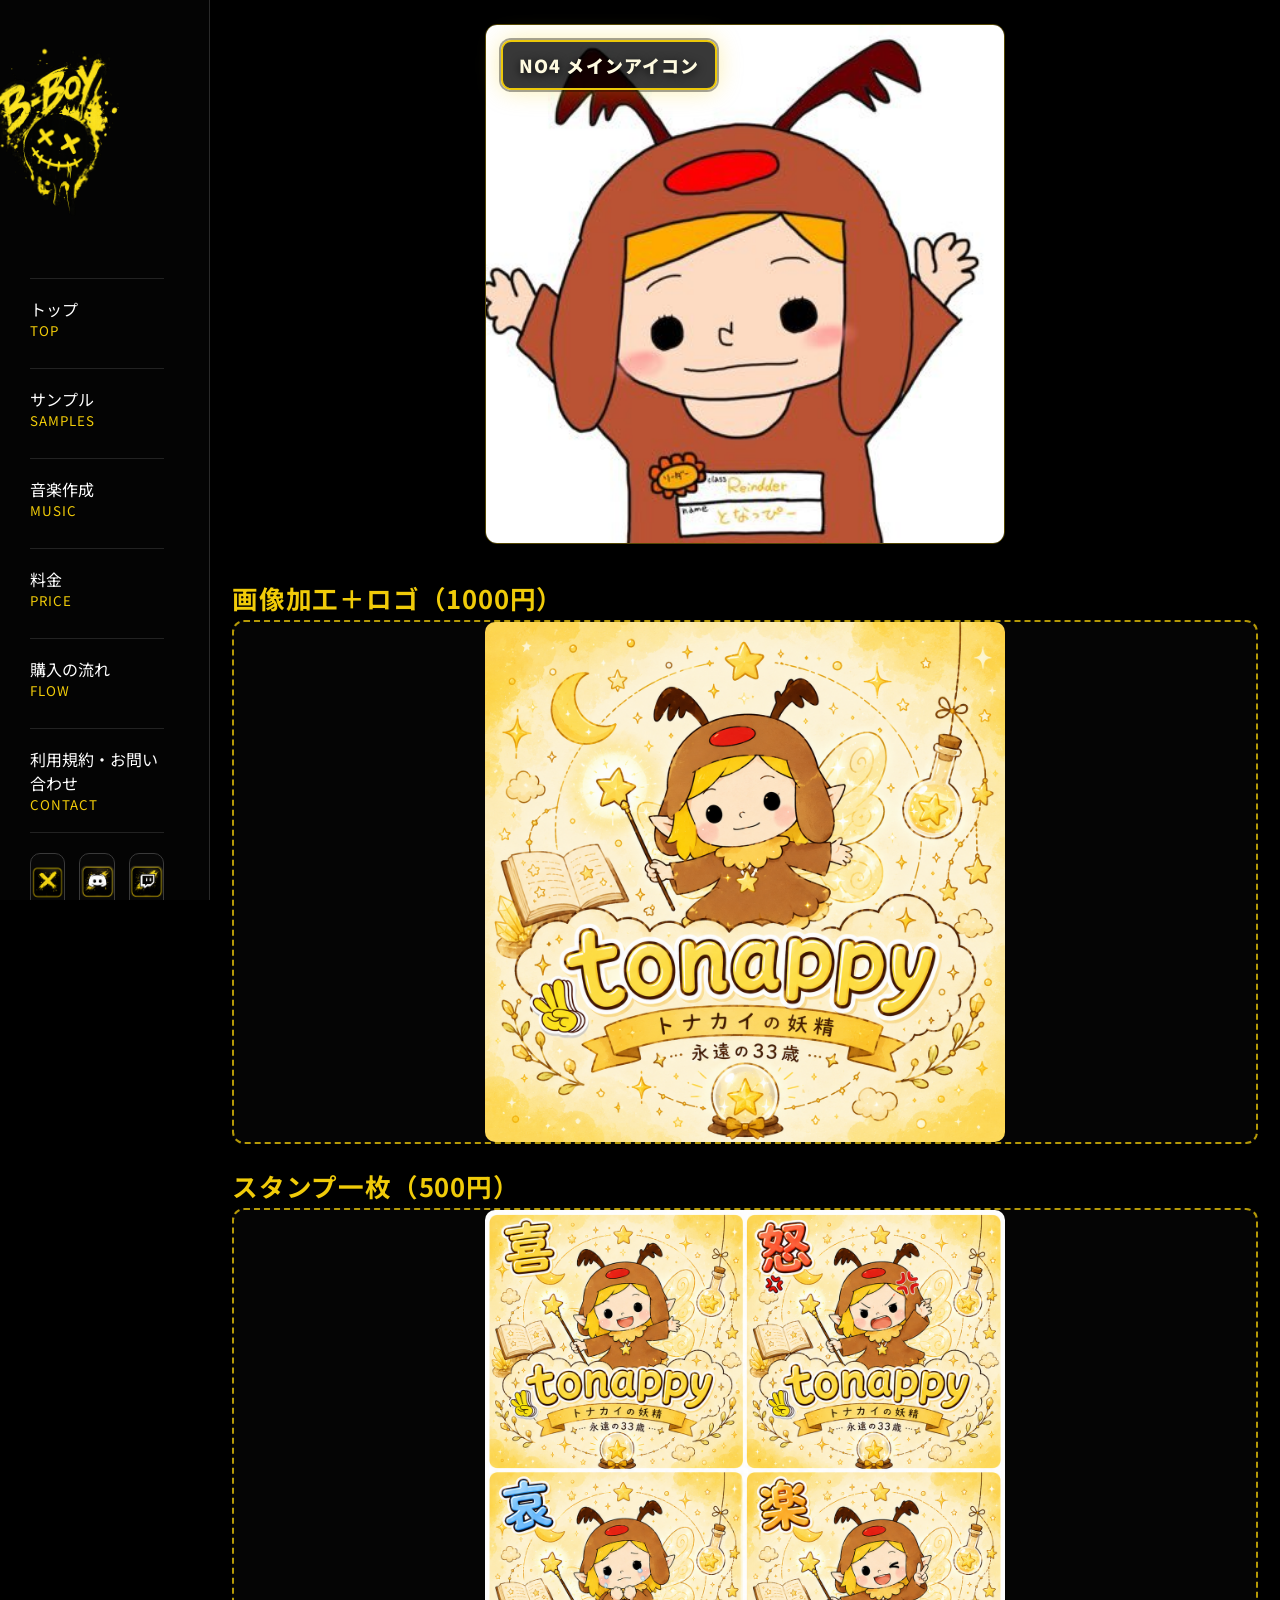
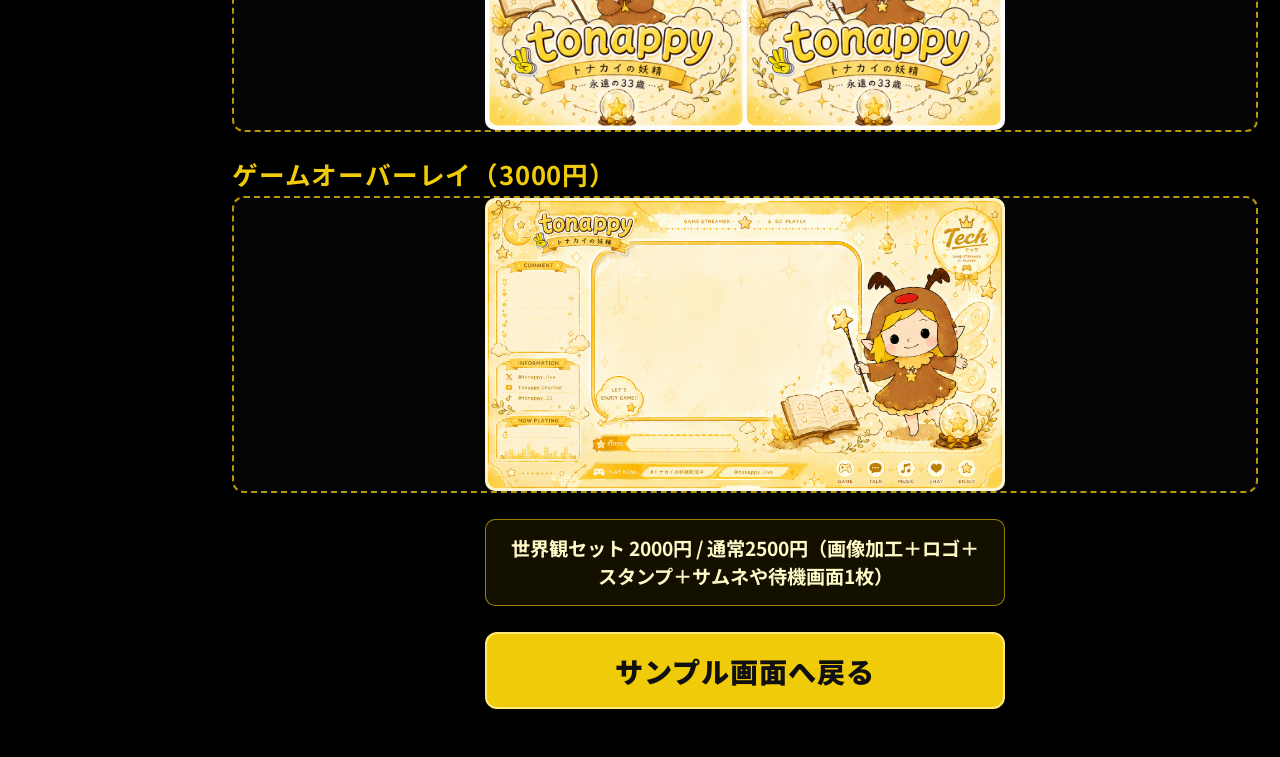
<file: no4-detail.html>
﻿<!doctype html>
<html lang="ja">
  <head>
    <meta charset="UTF-8" />
    <meta name="viewport" content="width=device-width, initial-scale=1.0" />
    <title>B-CONWORLD | NO4 DETAIL</title>
    <link rel="stylesheet" href="css/style.css" />
    <link rel="preconnect" href="https://fonts.googleapis.com" />
    <link rel="preconnect" href="https://fonts.gstatic.com" crossorigin />
    <link
      href="https://fonts.googleapis.com/css2?family=Bebas+Neue&family=Noto+Sans+JP:wght@400;700;900&display=swap"
      rel="stylesheet"
    />
  </head>
  <body class="simple-black">
    <div class="page">
      <aside class="sidebar">
        <img class="logo" src="image/logo2.png" alt="B-BOY" />
        <details class="nav-dropdown" open>
          <summary><span>メニュー</span><small>MENU</small></summary>
          <nav aria-label="メインメニュー">
            <a href="index.html"><span>トップ</span><small>TOP</small></a>
            <a href="sample.html"><span>サンプル</span><small>SAMPLES</small></a>
            <a href="music.html"><span>音楽作成</span><small>MUSIC</small></a>
            <a href="price.html"><span>料金</span><small>PRICE</small></a>
            <a href="flow.html"><span>購入の流れ</span><small>FLOW</small></a>
            <a href="contact.html"><span>利用規約・お問い合わせ</span><small>CONTACT</small></a>
          </nav>
        </details>
        <div class="sns">
          <a class="sns-btn" href="https://twitter.com/bboy4848" aria-label="X" target="_blank" rel="noopener noreferrer">
            <img src="image/X.png" alt="X" />
          </a>
          <a class="sns-btn sns-btn-discord" href="https://discord.gg/jaWFdwjt9" aria-label="Discord" target="_blank" rel="noopener noreferrer">
            <img src="image/Discord.png" alt="Discord" />
          </a>
          <a class="sns-btn" href="https://t.co/PwKArs8fPF" aria-label="Twitch" target="_blank" rel="noopener noreferrer">
            <img src="image/Twhich.png" alt="Twitch" />
          </a>
        </div>
      </aside>
    </div>
    <main class="sample-main">
      <section class="album-hero" aria-label="NO4 メインアイコン">
        <div class="album-image-wrap">
          <img src="image/duNL4Qeb_400x400.jpg" alt="NO4 メインアイコン" />
          <span class="album-image-label">NO4 メインアイコン</span>
        </div>
      </section>
      <section class="product-list" aria-label="NO4 商品一覧">
        <article class="product-card">
          <h3>画像加工＋ロゴ（1000円）</h3>
          <div class="product-image-slot">
            <img src="image/30.png" alt="画像加工＋ロゴサンプル" />
          </div>
        </article>
        <article class="product-card">
          <h3>スタンプ一枚（500円）</h3>
          <div class="product-image-slot">
            <img src="image/content34.png" alt="スタンプ一枚サンプル" />
          </div>
        </article>
        <article class="product-card">
          <h3>ゲームオーバーレイ（3000円）</h3>
          <div class="product-image-slot">
            <img src="image/content31.png" alt="ゲームオーバーレイサンプル" />
          </div>
        </article>
        <p class="product-set-note">世界観セット 2000円 / 通常2500円（画像加工＋ロゴ＋スタンプ＋サムネや待機画面1枚）</p>
        <a class="back-to-sample-btn" href="sample.html#sample-target-no4">サンプル画面へ戻る</a>
      </section>
    </main>
    <script src="javascript/script.js"></script>
  </body>
</html>
</file>
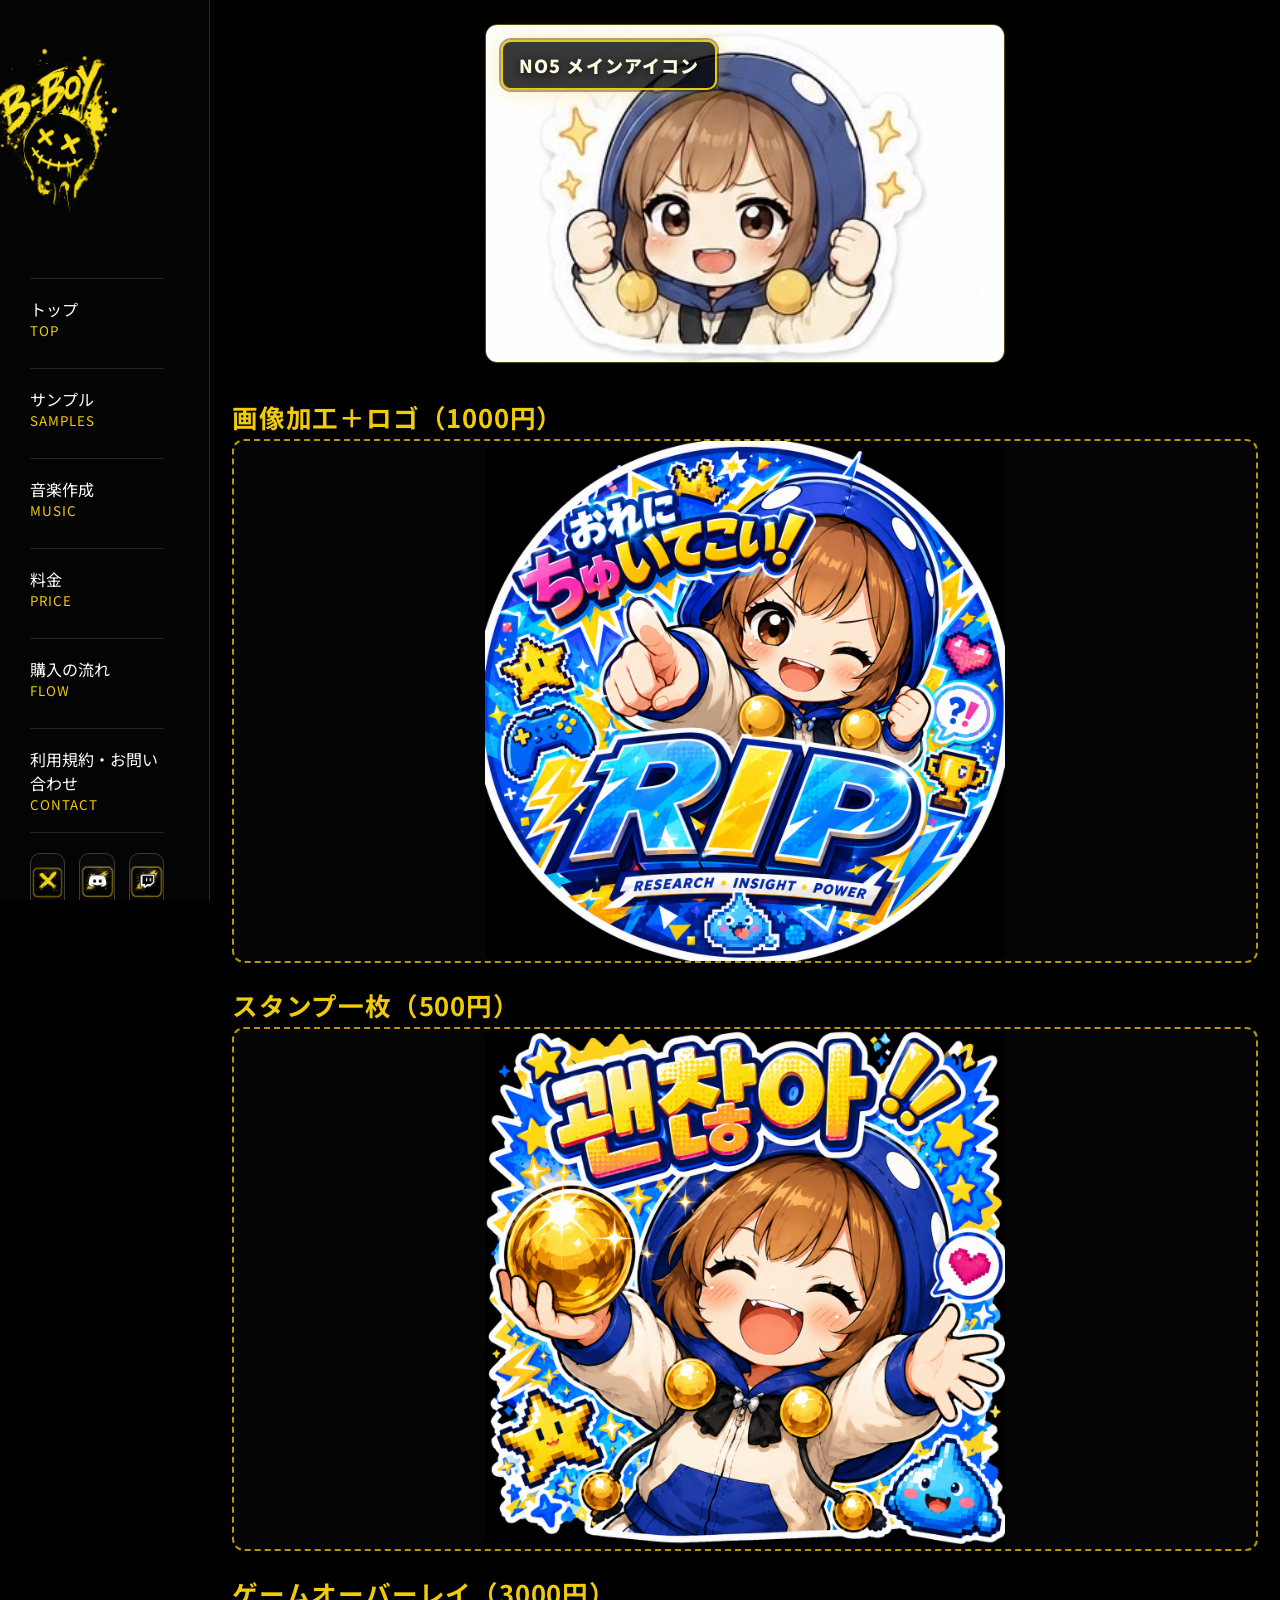
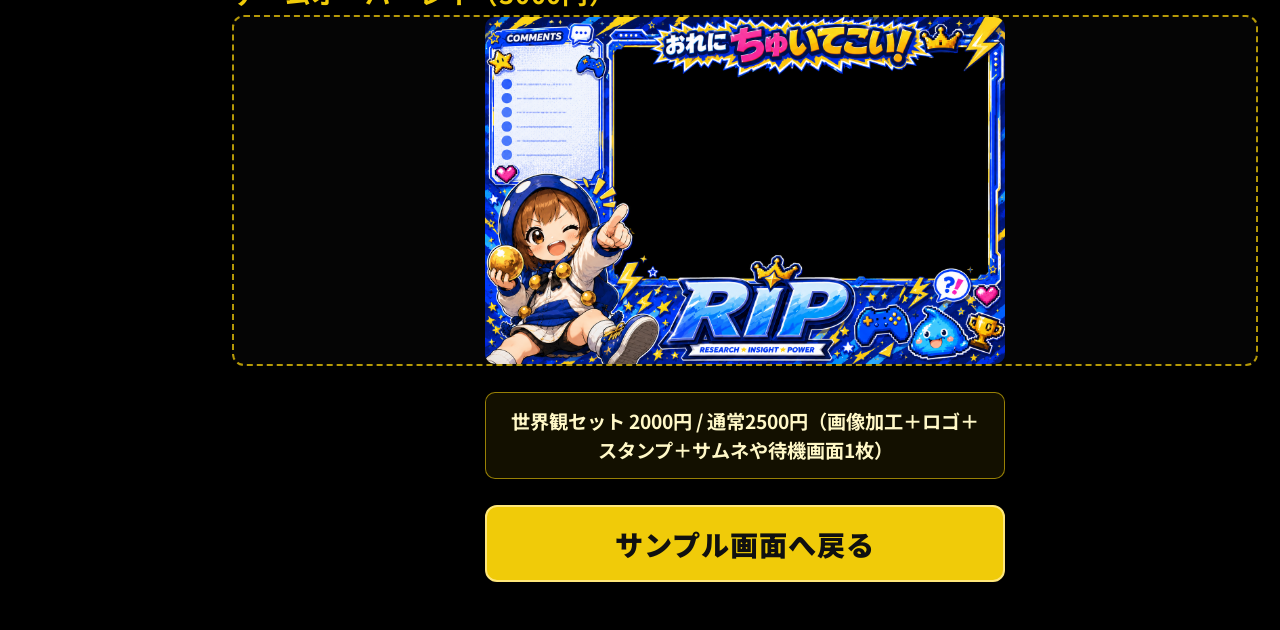
<file: no5-detail.html>
﻿<!doctype html>
<html lang="ja">
  <head>
    <meta charset="UTF-8" />
    <meta name="viewport" content="width=device-width, initial-scale=1.0" />
    <title>B-CONWORLD | NO5 DETAIL</title>
    <link rel="stylesheet" href="css/style.css" />
    <link rel="preconnect" href="https://fonts.googleapis.com" />
    <link rel="preconnect" href="https://fonts.gstatic.com" crossorigin />
    <link
      href="https://fonts.googleapis.com/css2?family=Bebas+Neue&family=Noto+Sans+JP:wght@400;700;900&display=swap"
      rel="stylesheet"
    />
  </head>
  <body class="simple-black">
    <div class="page">
      <aside class="sidebar">
        <img class="logo" src="image/logo2.png" alt="B-BOY" />
        <details class="nav-dropdown" open>
          <summary><span>メニュー</span><small>MENU</small></summary>
          <nav aria-label="メインメニュー">
            <a href="index.html"><span>トップ</span><small>TOP</small></a>
            <a href="sample.html"><span>サンプル</span><small>SAMPLES</small></a>
            <a href="music.html"><span>音楽作成</span><small>MUSIC</small></a>
            <a href="price.html"><span>料金</span><small>PRICE</small></a>
            <a href="flow.html"><span>購入の流れ</span><small>FLOW</small></a>
            <a href="contact.html"><span>利用規約・お問い合わせ</span><small>CONTACT</small></a>
          </nav>
        </details>
        <div class="sns">
          <a class="sns-btn" href="https://twitter.com/bboy4848" aria-label="X" target="_blank" rel="noopener noreferrer">
            <img src="image/X.png" alt="X" />
          </a>
          <a class="sns-btn sns-btn-discord" href="https://discord.gg/jaWFdwjt9" aria-label="Discord" target="_blank" rel="noopener noreferrer">
            <img src="image/Discord.png" alt="Discord" />
          </a>
          <a class="sns-btn" href="https://t.co/PwKArs8fPF" aria-label="Twitch" target="_blank" rel="noopener noreferrer">
            <img src="image/Twhich.png" alt="Twitch" />
          </a>
        </div>
      </aside>
    </div>
    <main class="sample-main">
      <section class="album-hero" aria-label="NO5 メインアイコン">
        <div class="album-image-wrap">
          <img src="image/91d10cd7-31a6-43c1-a917-6555187b4935.png" alt="NO5 メインアイコン" />
          <span class="album-image-label">NO5 メインアイコン</span>
        </div>
      </section>
      <section class="product-list" aria-label="NO5 商品一覧">
        <article class="product-card">
          <h3>画像加工＋ロゴ（1000円）</h3>
          <div class="product-image-slot">
            <img src="image/c1f72207-7e29-4a9a-bce0-1f72e3cd8ad5.png" alt="NO5 画像加工＋ロゴ" />
          </div>
        </article>
        <article class="product-card">
          <h3>スタンプ一枚（500円）</h3>
          <div class="product-image-slot">
            <img src="image/312443a8-a137-4ab6-9092-73708a0071a4.png" alt="NO5 スタンプ一枚" />
          </div>
        </article>
        <article class="product-card">
          <h3>ゲームオーバーレイ（3000円）</h3>
          <div class="product-image-slot">
            <img src="image/59b43342-798f-4b68-9042-1302a130548e.png" alt="NO5 ゲームオーバーレイ" />
          </div>
        </article>
        <p class="product-set-note">世界観セット 2000円 / 通常2500円（画像加工＋ロゴ＋スタンプ＋サムネや待機画面1枚）</p>
        <a class="back-to-sample-btn" href="sample.html#sample-target-no5">サンプル画面へ戻る</a>
      </section>
    </main>
    <script src="javascript/script.js"></script>
  </body>
</html>
</file>
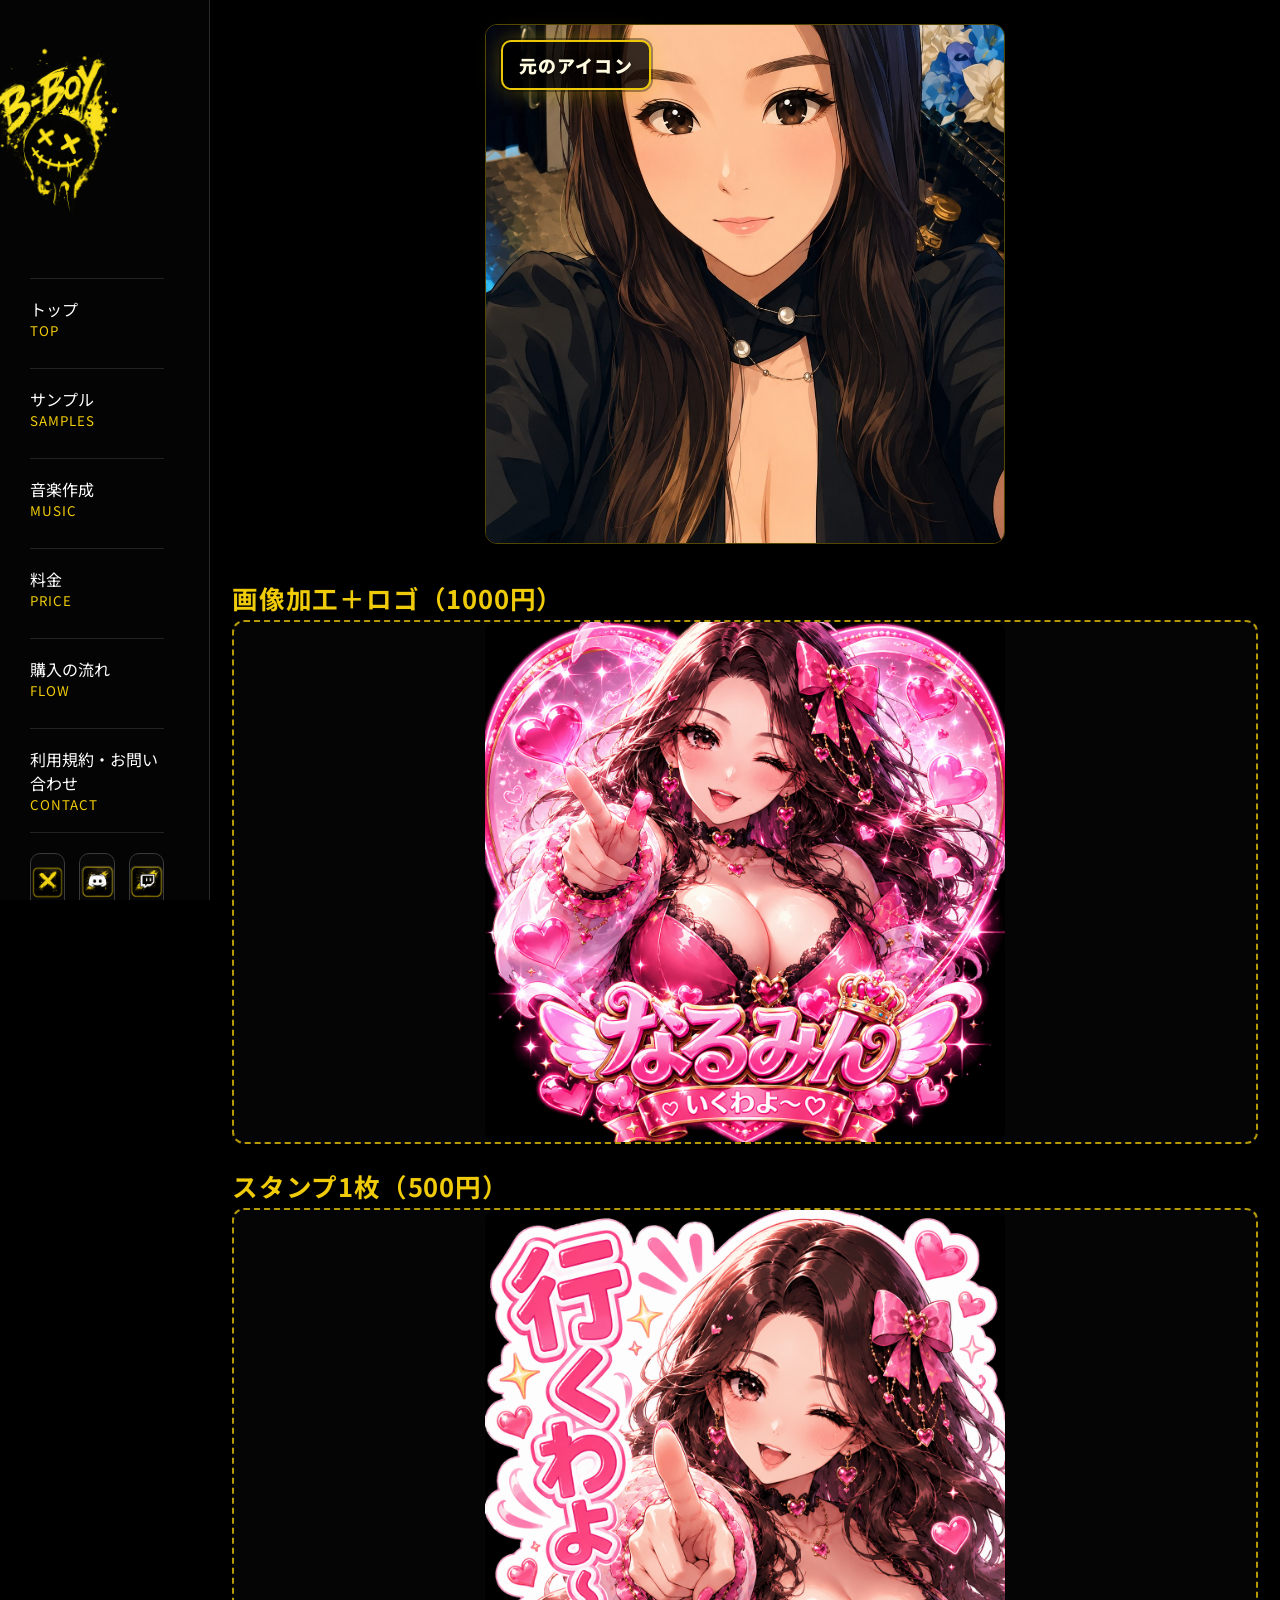
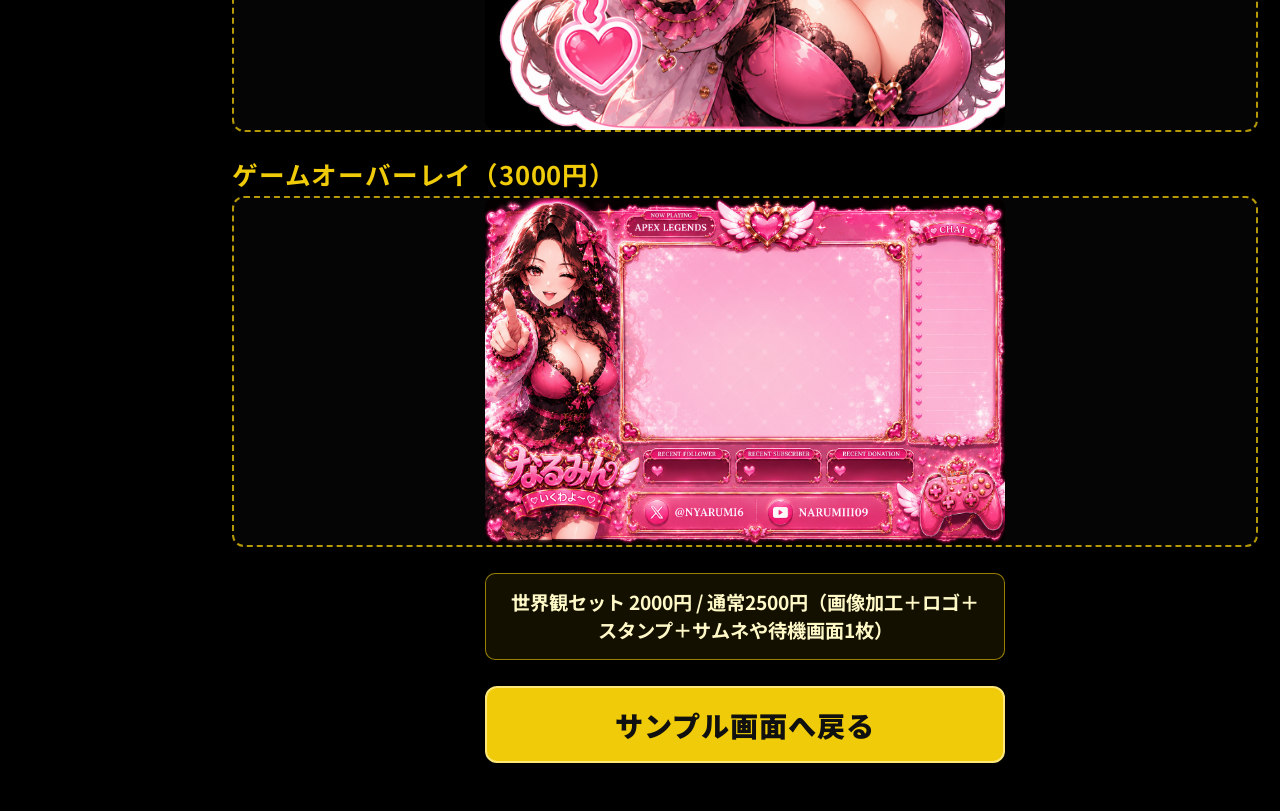
<file: no6-detail.html>
﻿<!doctype html>
<html lang="ja">
  <head>
    <meta charset="UTF-8" />
    <meta name="viewport" content="width=device-width, initial-scale=1.0" />
    <title>B-CONWORLD | NO6 DETAIL</title>
    <link rel="stylesheet" href="css/style.css" />
    <link rel="preconnect" href="https://fonts.googleapis.com" />
    <link rel="preconnect" href="https://fonts.gstatic.com" crossorigin />
    <link
      href="https://fonts.googleapis.com/css2?family=Bebas+Neue&family=Noto+Sans+JP:wght@400;700;900&display=swap"
      rel="stylesheet"
    />
  </head>
  <body class="simple-black">
    <div class="page">
      <aside class="sidebar">
        <img class="logo" src="image/logo2.png" alt="B-BOY" />
        <details class="nav-dropdown" open>
          <summary><span>メニュー</span><small>MENU</small></summary>
          <nav aria-label="メインメニュー">
            <a href="index.html"><span>トップ</span><small>TOP</small></a>
            <a href="sample.html"><span>サンプル</span><small>SAMPLES</small></a>
            <a href="music.html"><span>音楽作成</span><small>MUSIC</small></a>
            <a href="price.html"><span>料金</span><small>PRICE</small></a>
            <a href="flow.html"><span>購入の流れ</span><small>FLOW</small></a>
            <a href="contact.html"><span>利用規約・お問い合わせ</span><small>CONTACT</small></a>
          </nav>
        </details>
        <div class="sns">
          <a class="sns-btn" href="https://twitter.com/bboy4848" aria-label="X" target="_blank" rel="noopener noreferrer">
            <img src="image/X.png" alt="X" />
          </a>
          <a class="sns-btn sns-btn-discord" href="https://discord.gg/jaWFdwjt9" aria-label="Discord" target="_blank" rel="noopener noreferrer">
            <img src="image/Discord.png" alt="Discord" />
          </a>
          <a class="sns-btn" href="https://t.co/PwKArs8fPF" aria-label="Twitch" target="_blank" rel="noopener noreferrer">
            <img src="image/Twhich.png" alt="Twitch" />
          </a>
        </div>
      </aside>
    </div>
    <main class="sample-main">
      <section class="album-hero" aria-label="元のアイコン">
        <div class="album-image-wrap">
          <img class="no6-original-icon" src="image/e89f207c-424f-4a57-a91d-9638ef158aa5.jpg" alt="元のアイコン" />
          <span class="album-image-label">元のアイコン</span>
        </div>
      </section>
      <section class="product-list" aria-label="NO6 商品一覧">
        <article class="product-card">
          <h3>画像加工＋ロゴ（1000円）</h3>
          <div class="product-image-slot">
            <img src="image/b6d00c0b-ce0d-4956-98fa-73b6d8969bec.png" alt="NO6 画像加工＋ロゴ（1000円）" />
          </div>
        </article>
        <article class="product-card">
          <h3>スタンプ1枚（500円）</h3>
          <div class="product-image-slot">
            <img src="image/0b149671-c25d-4cbf-85f6-ef4b2b750be4.png" alt="NO6 スタンプ1枚（500円）" />
          </div>
        </article>
        <article class="product-card">
          <h3>ゲームオーバーレイ（3000円）</h3>
          <div class="product-image-slot">
            <img src="image/b56b7ce9-cbb0-49c3-a29c-f5c5867e6d9b.png" alt="NO6 ゲームオーバーレイ" />
          </div>
        </article>
        <p class="product-set-note">世界観セット 2000円 / 通常2500円（画像加工＋ロゴ＋スタンプ＋サムネや待機画面1枚）</p>
        <a class="back-to-sample-btn" href="sample.html#sample-target-no6">サンプル画面へ戻る</a>
      </section>
    </main>
    <script src="javascript/script.js"></script>
  </body>
</html>
</file>
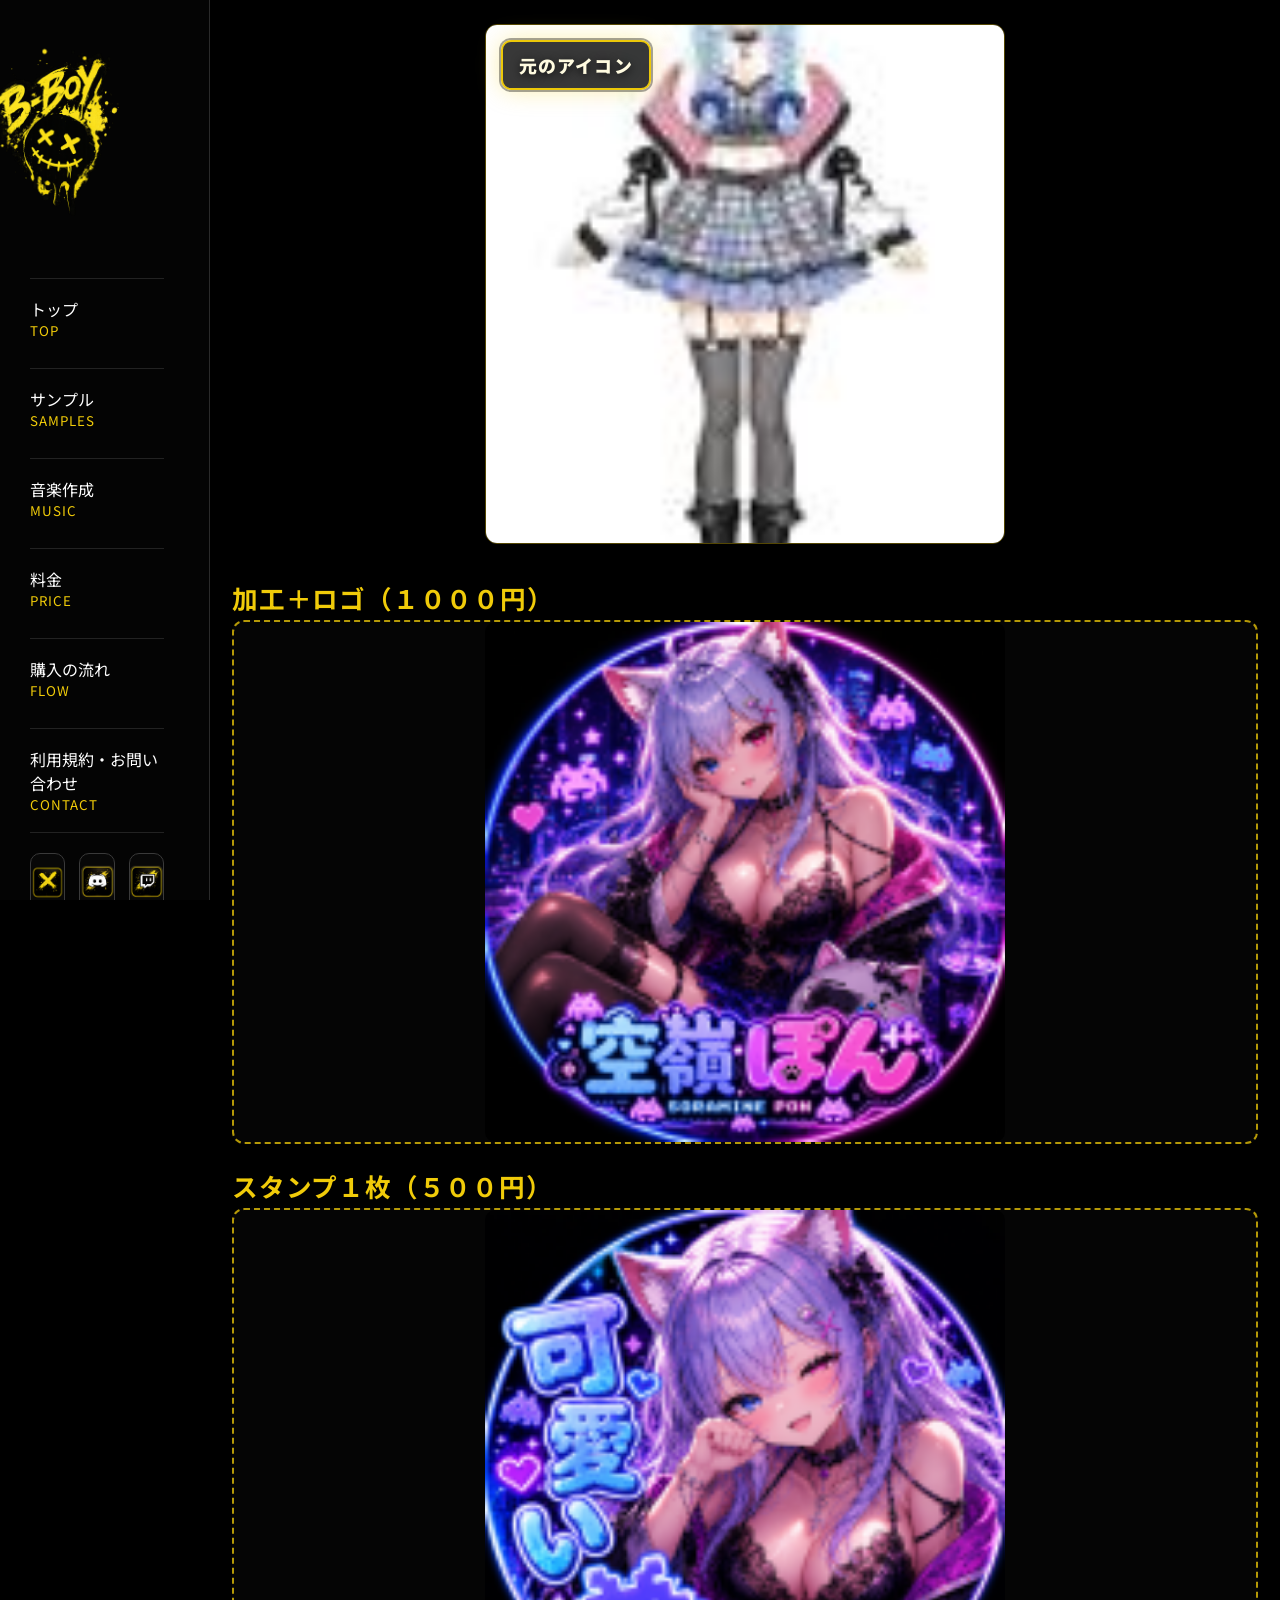
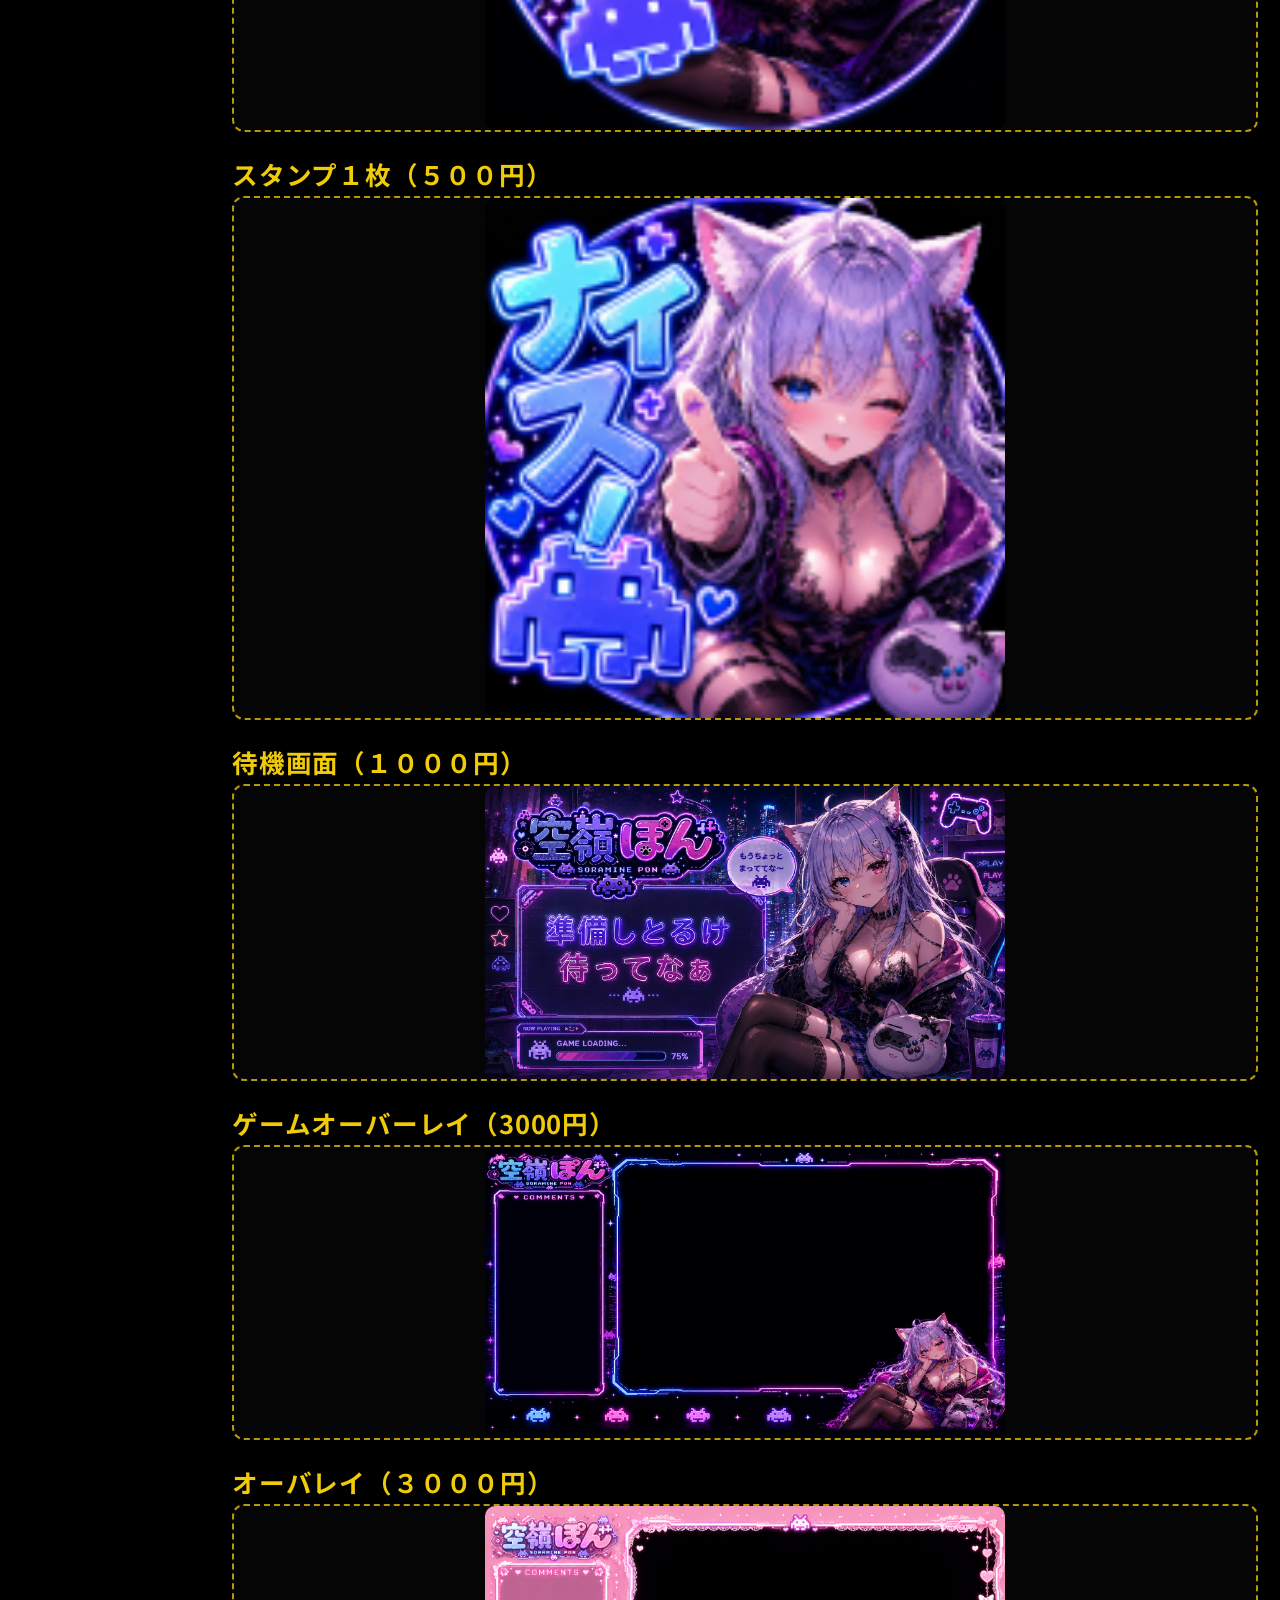
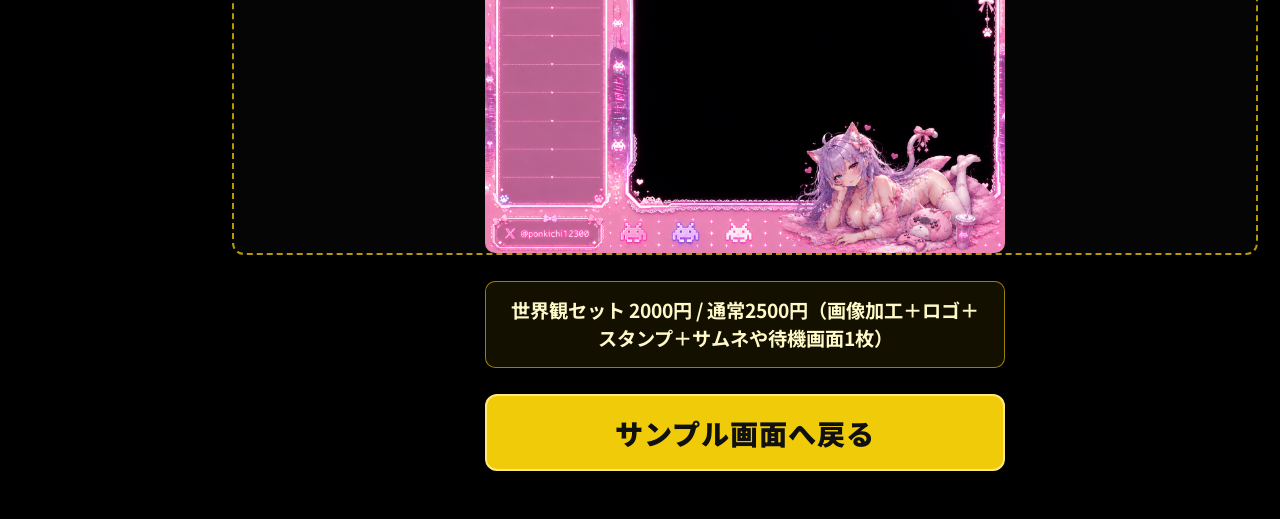
<file: no7-detail.html>
﻿<!doctype html>
<html lang="ja">
  <head>
    <meta charset="UTF-8" />
    <meta name="viewport" content="width=device-width, initial-scale=1.0" />
    <title>B-CONWORLD | NO7 DETAIL</title>
    <link rel="stylesheet" href="css/style.css" />
    <link rel="preconnect" href="https://fonts.googleapis.com" />
    <link rel="preconnect" href="https://fonts.gstatic.com" crossorigin />
    <link
      href="https://fonts.googleapis.com/css2?family=Bebas+Neue&family=Noto+Sans+JP:wght@400;700;900&display=swap"
      rel="stylesheet"
    />
  </head>
  <body class="simple-black">
    <div class="page">
      <aside class="sidebar">
        <img class="logo" src="image/logo2.png" alt="B-BOY" />
        <details class="nav-dropdown" open>
          <summary><span>メニュー</span><small>MENU</small></summary>
          <nav aria-label="メインメニュー">
            <a href="index.html"><span>トップ</span><small>TOP</small></a>
            <a href="sample.html"><span>サンプル</span><small>SAMPLES</small></a>
            <a href="music.html"><span>音楽作成</span><small>MUSIC</small></a>
            <a href="price.html"><span>料金</span><small>PRICE</small></a>
            <a href="flow.html"><span>購入の流れ</span><small>FLOW</small></a>
            <a href="contact.html"><span>利用規約・お問い合わせ</span><small>CONTACT</small></a>
          </nav>
        </details>
        <div class="sns">
          <a class="sns-btn" href="https://twitter.com/bboy4848" aria-label="X" target="_blank" rel="noopener noreferrer">
            <img src="image/X.png" alt="X" />
          </a>
          <a class="sns-btn sns-btn-discord" href="https://discord.gg/jaWFdwjt9" aria-label="Discord" target="_blank" rel="noopener noreferrer">
            <img src="image/Discord.png" alt="Discord" />
          </a>
          <a class="sns-btn" href="https://t.co/PwKArs8fPF" aria-label="Twitch" target="_blank" rel="noopener noreferrer">
            <img src="image/Twhich.png" alt="Twitch" />
          </a>
        </div>
      </aside>
    </div>
    <main class="sample-main">
      <section class="album-hero" aria-label="元のアイコン">
        <div class="album-image-wrap">
          <img class="no6-original-icon" src="image/no7-original-icon.jpg?v=20260602b" alt="元のアイコン" />
          <span class="album-image-label">元のアイコン</span>
        </div>
      </section>
      <section class="product-list" aria-label="NO7 商品一覧">
        <article class="product-card">
          <h3>加工＋ロゴ（１０００円）</h3>
          <div class="product-image-slot">
            <img src="image/no7-logo.png?v=20260602b" alt="NO7 加工＋ロゴ（１０００円）" />
          </div>
        </article>
        <article class="product-card">
          <h3>スタンプ１枚（５００円）</h3>
          <div class="product-image-slot">
            <img src="image/no7-stamp-1.png?v=20260602b" alt="NO7 スタンプ１枚（５００円）" />
          </div>
        </article>
        <article class="product-card">
          <h3>スタンプ１枚（５００円）</h3>
          <div class="product-image-slot">
            <img src="image/no7-stamp-2.png?v=20260602b" alt="NO7 スタンプ１枚（５００円）" />
          </div>
        </article>
        <article class="product-card">
          <h3>待機画面（１０００円）</h3>
          <div class="product-image-slot">
            <img src="image/no7-waiting-screen.png?v=20260602b" alt="NO7 待機画面（１０００円）" />
          </div>
        </article>
        <article class="product-card">
          <h3>ゲームオーバーレイ（3000円）</h3>
          <div class="product-image-slot">
            <img src="image/2232323_1820x1020.png?v=20260602b" alt="NO7 ゲームオーバーレイ" />
          </div>
        </article>
        <article class="product-card">
          <h3>オーバレイ（３０００円）</h3>
          <div class="product-image-slot">
            <img src="image/no7-overlay-2.png?v=20260602b" alt="NO7 オーバレイ（３０００円）" />
          </div>
        </article>
        <p class="product-set-note">世界観セット 2000円 / 通常2500円（画像加工＋ロゴ＋スタンプ＋サムネや待機画面1枚）</p>
        <a class="back-to-sample-btn" href="sample.html#sample-target-no7">サンプル画面へ戻る</a>
      </section>
    </main>
    <script src="javascript/script.js"></script>
  </body>
</html>
</file>
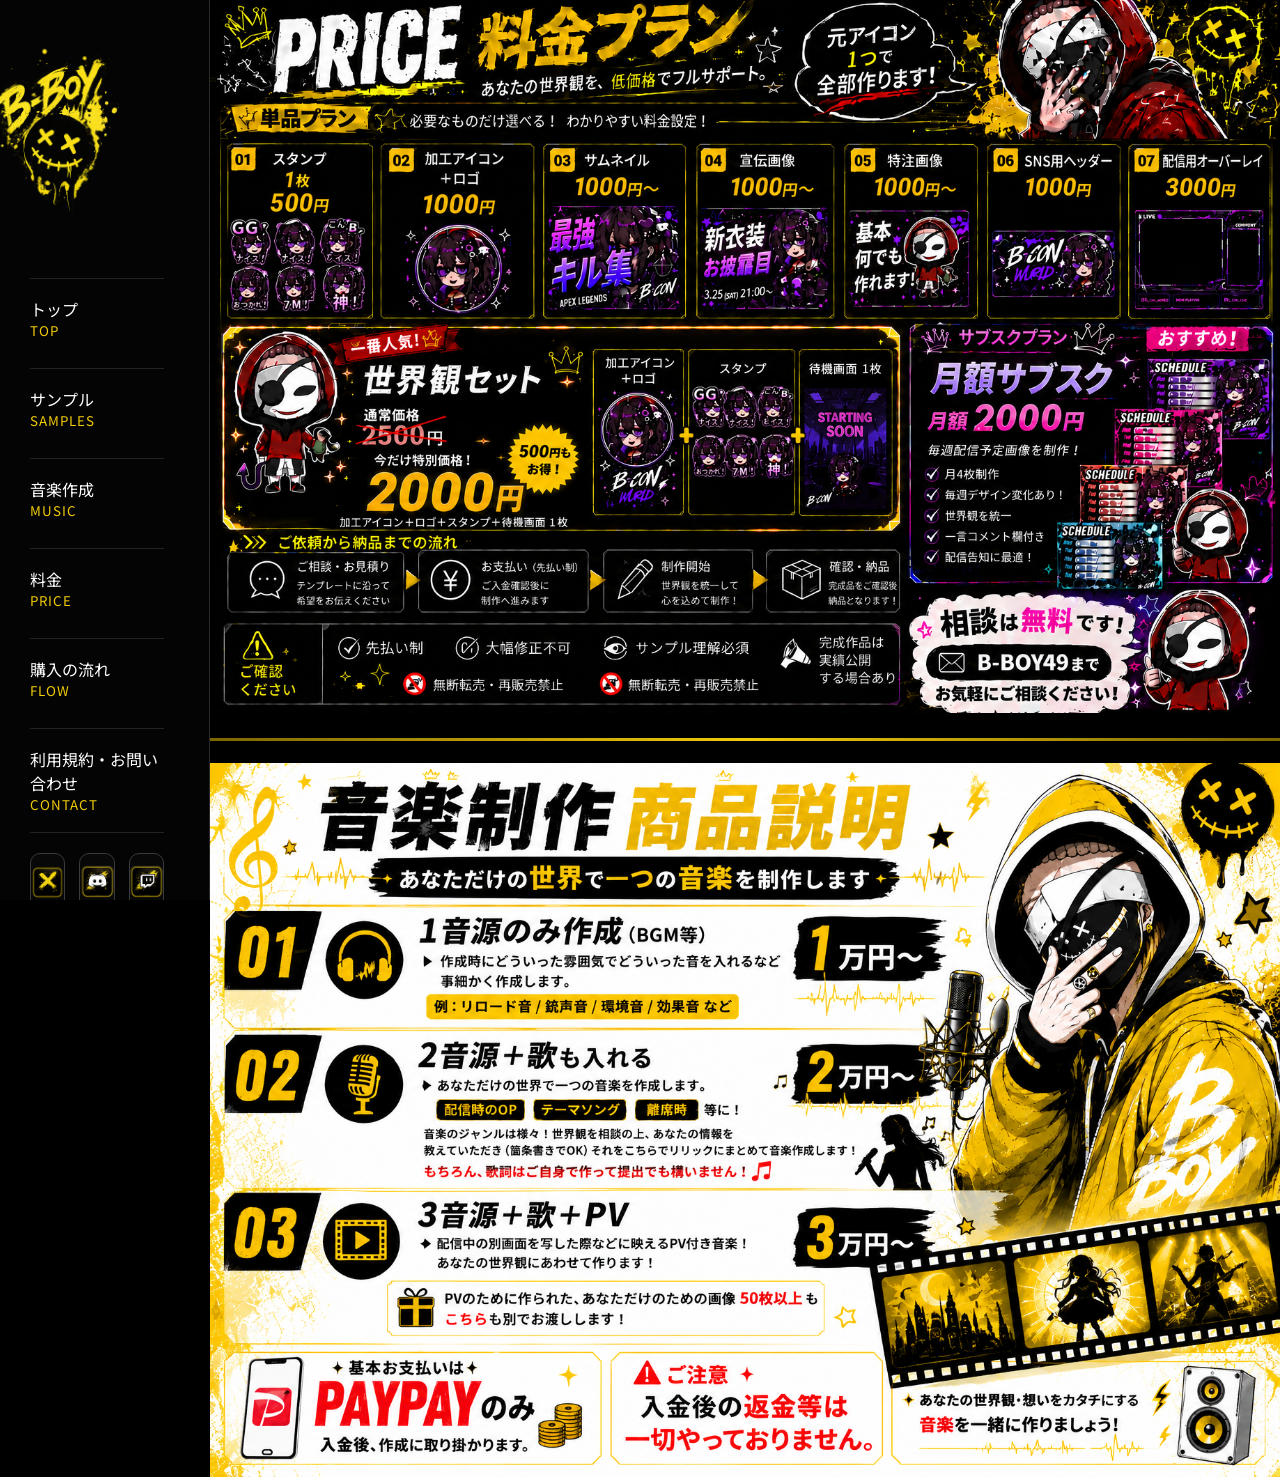
<file: price.html>
﻿<!doctype html>
<html lang="ja">
  <head>
    <meta charset="UTF-8" />
    <meta name="viewport" content="width=device-width, initial-scale=1.0" />
    <title>B-CONWORLD | PRICE</title>
    <link rel="stylesheet" href="css/style.css" />
    <link rel="preconnect" href="https://fonts.googleapis.com" />
    <link rel="preconnect" href="https://fonts.gstatic.com" crossorigin />
    <link
      href="https://fonts.googleapis.com/css2?family=Bebas+Neue&family=Noto+Sans+JP:wght@400;700;900&display=swap"
      rel="stylesheet"
    />
  </head>
  <body class="simple-black">
    <div class="page">
      <aside class="sidebar">
        <img class="logo" src="image/logo2.png" alt="B-BOY" />
        <details class="nav-dropdown" open>
          <summary><span>メニュー</span><small>MENU</small></summary>
          <nav aria-label="メインメニュー">
            <a href="index.html"><span>トップ</span><small>TOP</small></a>
            <a href="sample.html"><span>サンプル</span><small>SAMPLES</small></a>
            <a href="music.html"><span>音楽作成</span><small>MUSIC</small></a>
            <a href="price.html"><span>料金</span><small>PRICE</small></a>
            <a href="flow.html"><span>購入の流れ</span><small>FLOW</small></a>
            <a href="contact.html"><span>利用規約・お問い合わせ</span><small>CONTACT</small></a>
          </nav>
        </details>
        <div class="sns">
          <a class="sns-btn" href="https://twitter.com/bboy4848" aria-label="X" target="_blank" rel="noopener noreferrer">
            <img src="image/X.png" alt="X" />
          </a>
          <a class="sns-btn sns-btn-discord" href="https://discord.gg/jaWFdwjt9" aria-label="Discord" target="_blank" rel="noopener noreferrer">
            <img src="image/Discord.png" alt="Discord" />
          </a>
          <a class="sns-btn" href="https://t.co/PwKArs8fPF" aria-label="Twitch" target="_blank" rel="noopener noreferrer">
            <img src="image/Twhich.png" alt="Twitch" />
          </a>
        </div>
      </aside>
    </div>
    <main class="sample-main price-main" aria-label="PRICE Page">
      <section class="price-hero" aria-label="Price information">
        <img src="image/price-plan.png" alt="料金表" />
      </section>
      <section class="price-hero" aria-label="Price additional information">
        <img src="image/005b930d-8c32-4173-8bfd-f5104d19631a.png" alt="料金追加情報" />
      </section>
    </main>
    <script src="javascript/script.js"></script>
  </body>
</html>
</file>
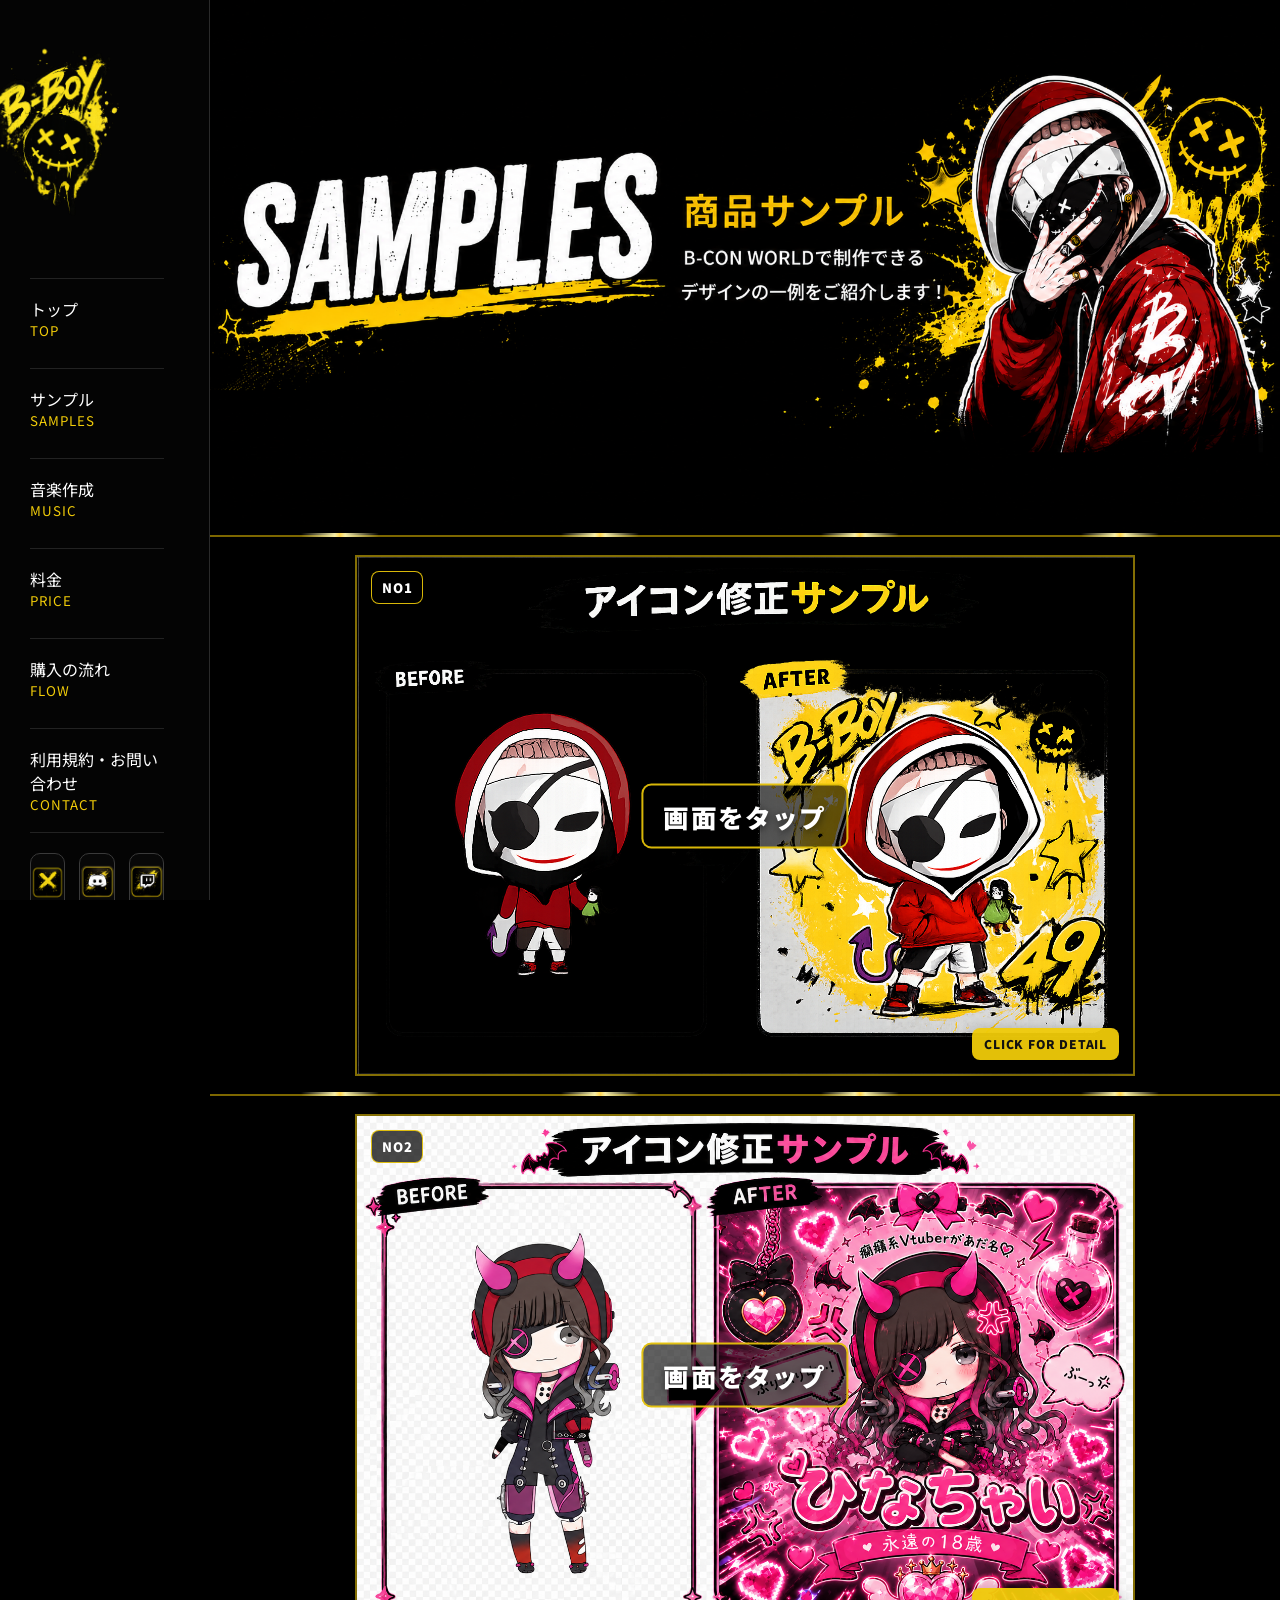
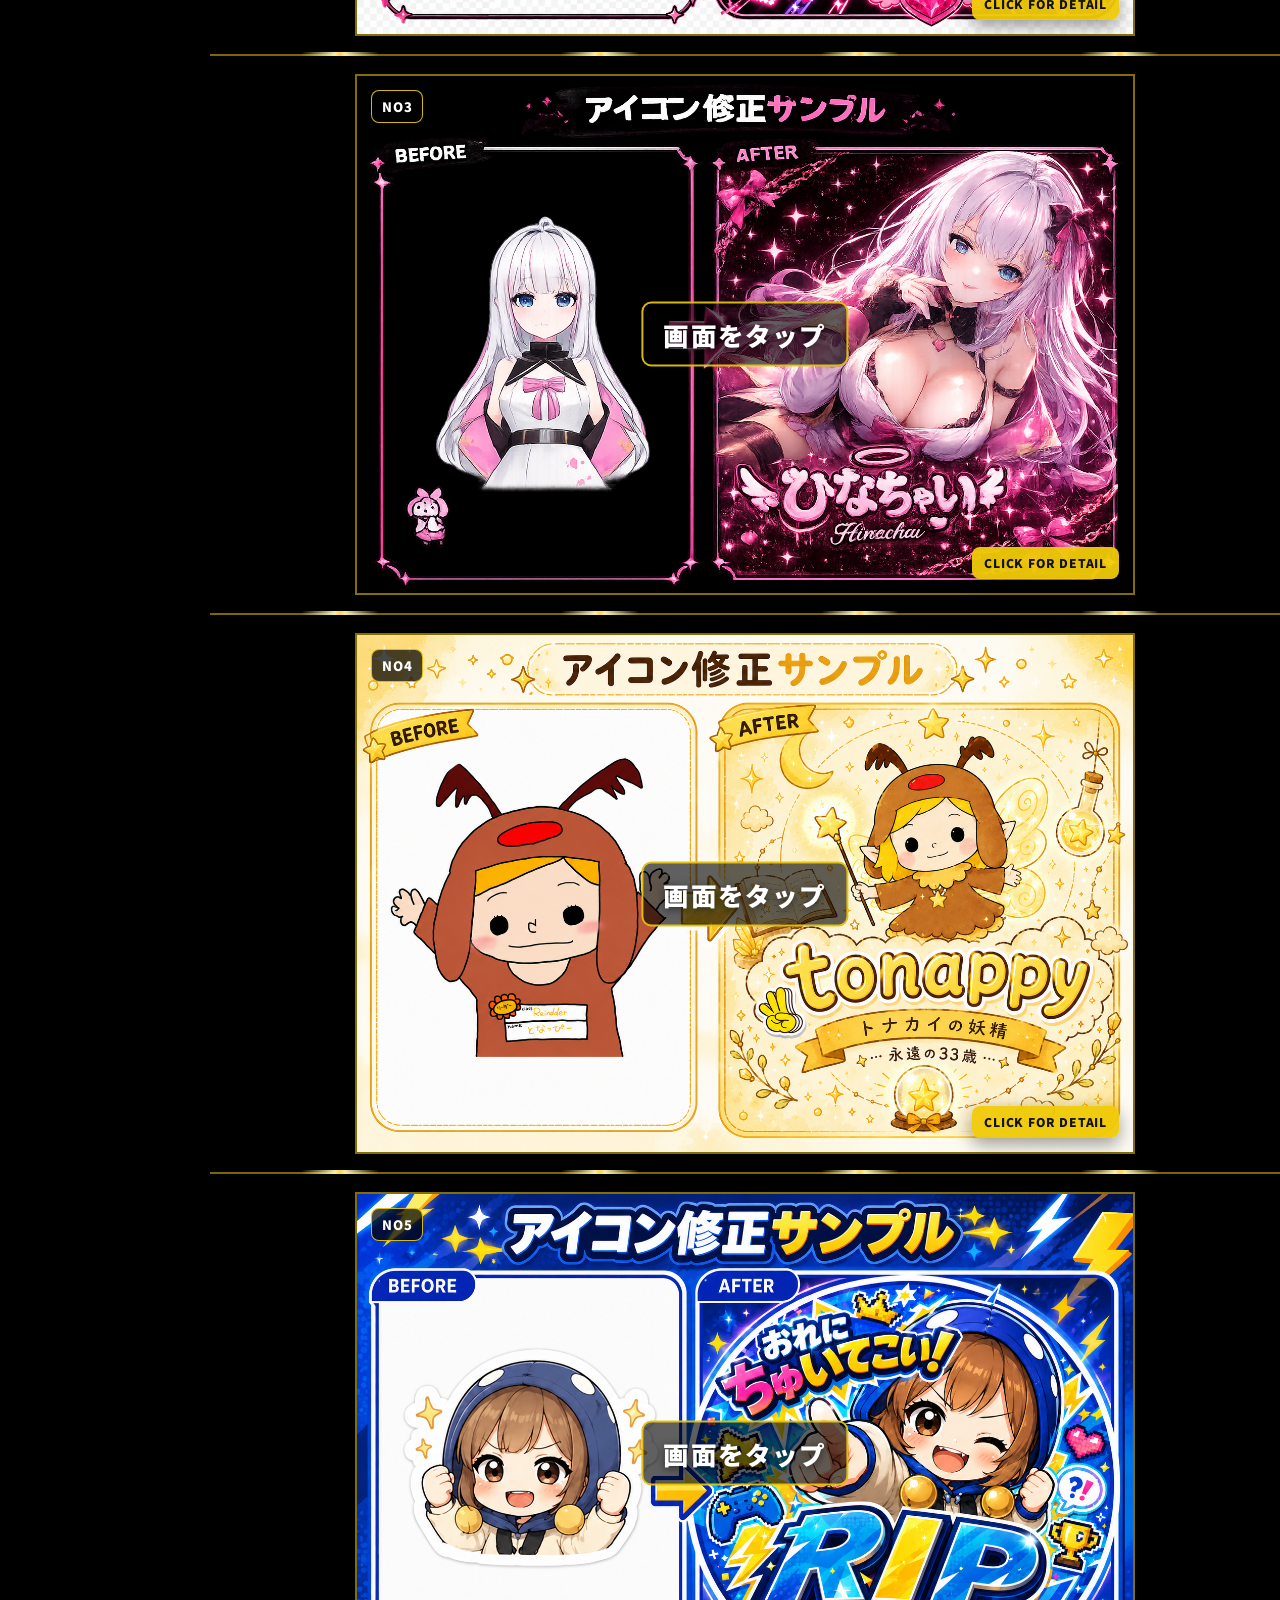
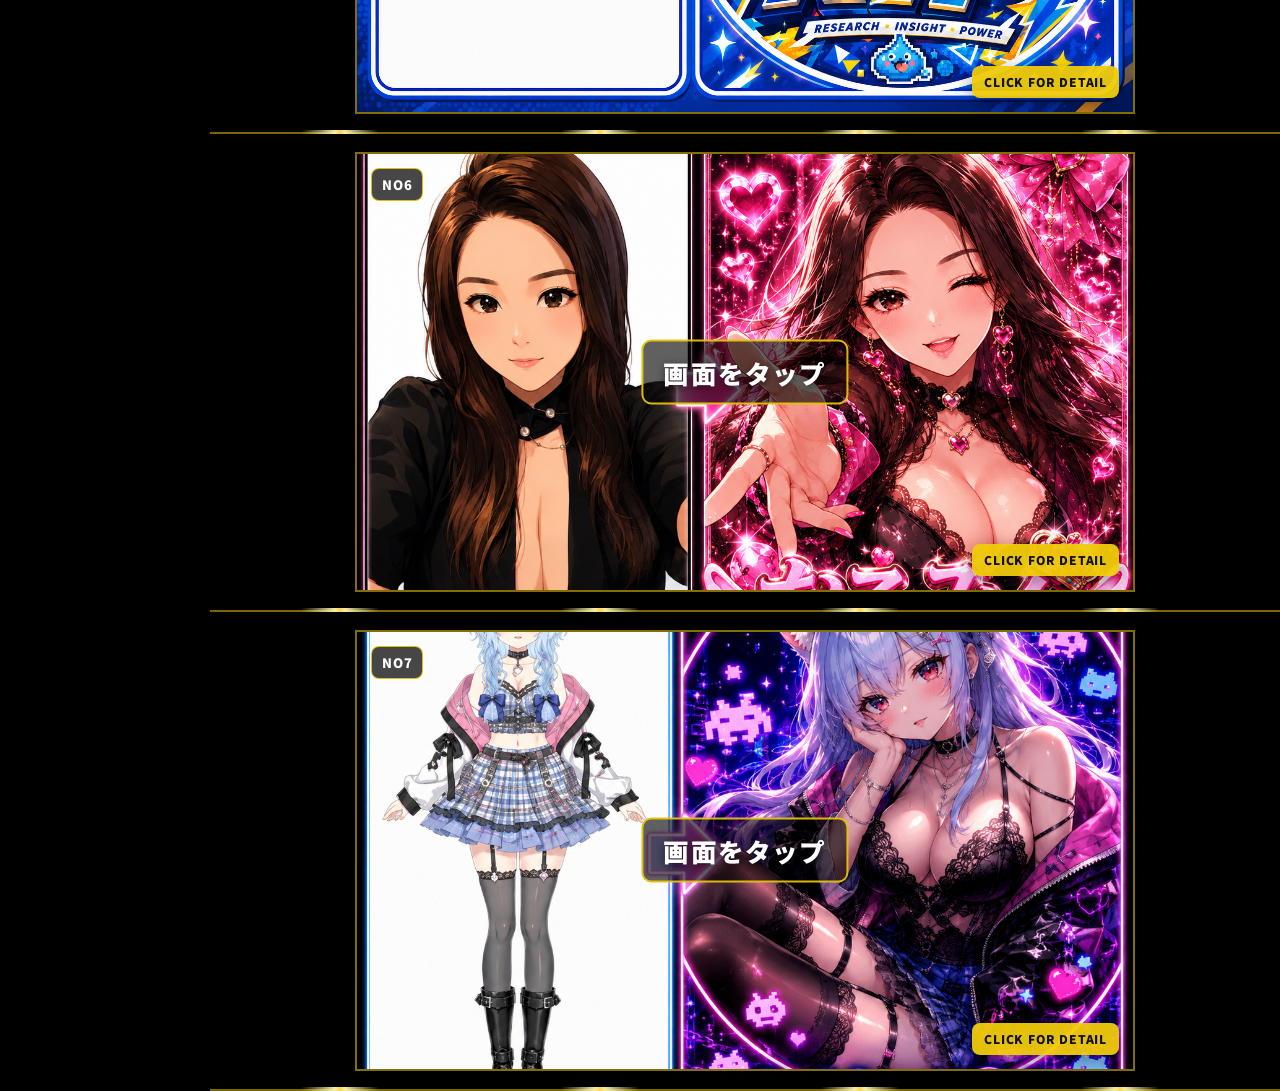
<file: sample.html>
﻿<!doctype html>
<html lang="ja">
  <head>
    <meta charset="UTF-8" />
    <meta name="viewport" content="width=device-width, initial-scale=1.0" />
    <title>B-CONWORLD | SAMPLES</title>
    <link rel="stylesheet" href="css/style.css" />
    <link rel="preconnect" href="https://fonts.googleapis.com" />
    <link rel="preconnect" href="https://fonts.gstatic.com" crossorigin />
    <link
      href="https://fonts.googleapis.com/css2?family=Bebas+Neue&family=Noto+Sans+JP:wght@400;700;900&display=swap"
      rel="stylesheet"
    />
  </head>
  <body class="simple-black">
    <div class="page">
      <aside class="sidebar">
        <img class="logo" src="image/logo2.png" alt="B-BOY" />
        <details class="nav-dropdown" open>
          <summary><span>メニュー</span><small>MENU</small></summary>
          <nav aria-label="メインメニュー">
            <a href="index.html"><span>トップ</span><small>TOP</small></a>
            <a href="sample.html"><span>サンプル</span><small>SAMPLES</small></a>
            <a href="music.html"><span>音楽作成</span><small>MUSIC</small></a>
            <a href="price.html"><span>料金</span><small>PRICE</small></a>
            <a href="flow.html"><span>購入の流れ</span><small>FLOW</small></a>
            <a href="contact.html"><span>利用規約・お問い合わせ</span><small>CONTACT</small></a>
          </nav>
        </details>
        <div class="sns">
          <a
            class="sns-btn"
            href="https://twitter.com/bboy4848"
            aria-label="X"
            target="_blank"
            rel="noopener noreferrer"
          >
            <img src="image/X.png" alt="X" />
          </a>
          <a
            class="sns-btn sns-btn-discord"
            href="https://discord.gg/jaWFdwjt9"
            aria-label="Discord"
            target="_blank"
            rel="noopener noreferrer"
          >
            <img src="image/Discord.png" alt="Discord" />
          </a>
          <a
            class="sns-btn"
            href="https://t.co/PwKArs8fPF"
            aria-label="Twitch"
            target="_blank"
            rel="noopener noreferrer"
          >
            <img src="image/Twhich.png" alt="Twitch" />
          </a>
        </div>
      </aside>
    </div>
    <main class="sample-main">
      <section class="sample-hero" aria-label="SAMPLES Hero">
        <img src="image/SAMPLES TOP.png" alt="サンプルバナー" />
      </section>
      <section class="sample-block" id="sample-target" aria-label="SAMPLE2">
        <a class="sample-link" href="stamp-detail.html" aria-label="サンプル画像2の詳細を見る">
          <img src="image/SAMPLE2.png" alt="サンプル画像2" />
          <span class="sample-link-no">NO1</span>
          <span class="sample-link-center">画面をタップ</span>
          <span class="sample-link-badge">CLICK FOR DETAIL</span>
        </a>
      </section>
      <section class="sample-block" id="sample-target-no2" aria-label="SAMPLE NO2">
        <a class="sample-link" href="no2-detail.html" aria-label="サンプル画像3の詳細を見る">
          <img src="image/ef0e3438-9b10-498f-b985-b5dab5cb7f18.png" alt="サンプル画像3" />
          <span class="sample-link-no">NO2</span>
          <span class="sample-link-center">画面をタップ</span>
          <span class="sample-link-badge">CLICK FOR DETAIL</span>
        </a>
      </section>
      <section class="sample-block" id="sample-target-no3" aria-label="SAMPLE NO3">
        <a class="sample-link" href="no3-detail.html" aria-label="サンプル画像4の詳細を見る">
          <img src="image/a0375eec-887c-4d4f-a8cd-a6cfe48673a8.png" alt="サンプル画像4" />
          <span class="sample-link-no">NO3</span>
          <span class="sample-link-center">画面をタップ</span>
          <span class="sample-link-badge">CLICK FOR DETAIL</span>
        </a>
      </section>
      <section class="sample-block" id="sample-target-no4" aria-label="SAMPLE NO4">
        <a class="sample-link" href="no4-detail.html" aria-label="サンプル画像5の詳細を見る">
          <img src="image/ea502342-a689-42b5-998d-0a7f22cdaf2c.png" alt="サンプル画像5" />
          <span class="sample-link-no">NO4</span>
          <span class="sample-link-center">画面をタップ</span>
          <span class="sample-link-badge">CLICK FOR DETAIL</span>
        </a>
      </section>
      <section class="sample-block" id="sample-target-no5" aria-label="SAMPLE NO5">
        <a class="sample-link" href="no5-detail.html" aria-label="サンプル画像6の詳細を見る">
          <img src="image/52f80890-aa7c-4c0f-9512-d8b8cb824b85.png" alt="サンプル画像6" />
          <span class="sample-link-no">NO5</span>
          <span class="sample-link-center">画面をタップ</span>
          <span class="sample-link-badge">CLICK FOR DETAIL</span>
        </a>
      </section>
      <section class="sample-block" id="sample-target-no6" aria-label="SAMPLE NO6">
        <a class="sample-link" href="no6-detail.html" aria-label="サンプル画像7の詳細を見る">
          <img class="sample-thumb-no6" src="image/8f418d9c-128c-45e0-a6e9-58175d8640d1.png" alt="サンプル画像7" />
          <span class="sample-link-no">NO6</span>
          <span class="sample-link-center">画面をタップ</span>
          <span class="sample-link-badge">CLICK FOR DETAIL</span>
        </a>
      </section>
      <section class="sample-block" id="sample-target-no7" aria-label="SAMPLE NO7">
        <a class="sample-link" href="no7-detail.html?v=20260602b" aria-label="サンプルNO7の詳細を見る">
          <img class="sample-thumb-no7" src="image/dde3fda5-7ab3-4848-ae42-918bb54a8625.png" alt="サンプルNO7" />
          <span class="sample-link-no">NO7</span>
          <span class="sample-link-center">画面をタップ</span>
          <span class="sample-link-badge">CLICK FOR DETAIL</span>
        </a>
      </section>
    </main>
    <script src="javascript/script.js"></script>
  </body>
</html>
</file>
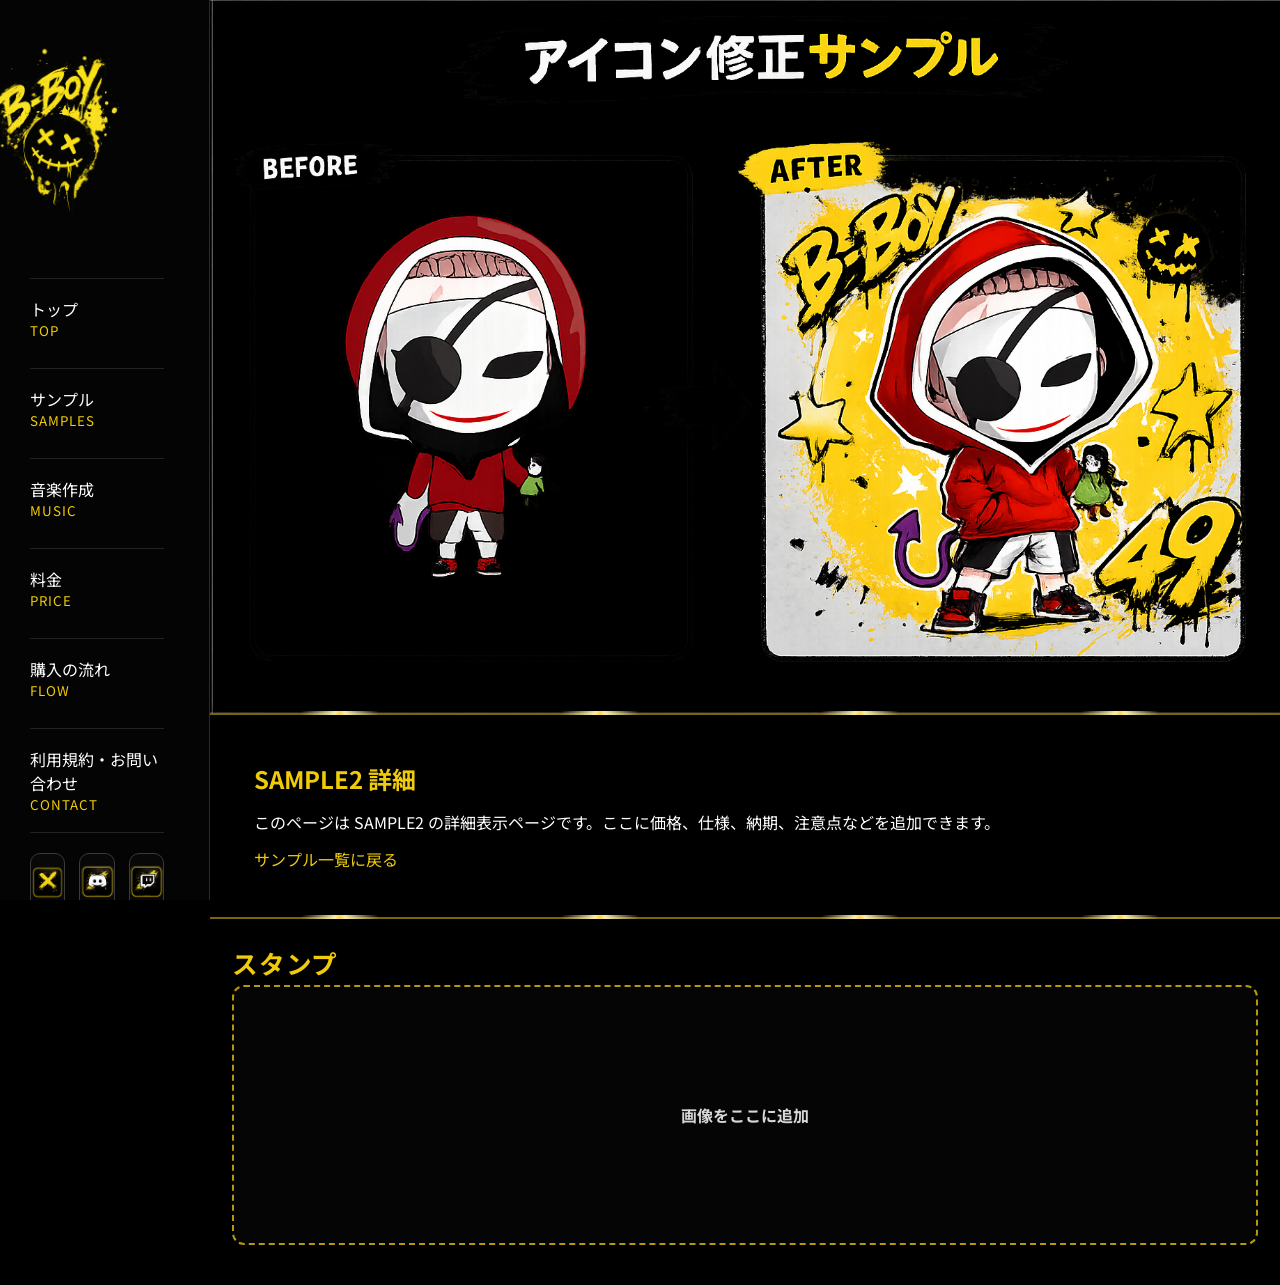
<file: sample2.html>
﻿<!doctype html>
<html lang="ja">
  <head>
    <meta charset="UTF-8" />
    <meta name="viewport" content="width=device-width, initial-scale=1.0" />
    <title>B-CONWORLD | SAMPLE DETAIL</title>
    <link rel="stylesheet" href="css/style.css" />
    <link rel="preconnect" href="https://fonts.googleapis.com" />
    <link rel="preconnect" href="https://fonts.gstatic.com" crossorigin />
    <link
      href="https://fonts.googleapis.com/css2?family=Bebas+Neue&family=Noto+Sans+JP:wght@400;700;900&display=swap"
      rel="stylesheet"
    />
  </head>
  <body class="simple-black">
    <div class="page">
      <aside class="sidebar">
        <img class="logo" src="image/logo2.png" alt="B-BOY" />
        <details class="nav-dropdown" open>
          <summary><span>メニュー</span><small>MENU</small></summary>
          <nav aria-label="メインメニュー">
            <a href="index.html"><span>トップ</span><small>TOP</small></a>
            <a href="sample.html"><span>サンプル</span><small>SAMPLES</small></a>
            <a href="music.html"><span>音楽作成</span><small>MUSIC</small></a>
            <a href="price.html"><span>料金</span><small>PRICE</small></a>
            <a href="flow.html"><span>購入の流れ</span><small>FLOW</small></a>
            <a href="contact.html"><span>利用規約・お問い合わせ</span><small>CONTACT</small></a>
          </nav>
        </details>
        <div class="sns">
          <a
            class="sns-btn"
            href="https://twitter.com/bboy4848"
            aria-label="X"
            target="_blank"
            rel="noopener noreferrer"
          >
            <img src="image/X.png" alt="X" />
          </a>
          <a
            class="sns-btn sns-btn-discord"
            href="https://discord.gg/jaWFdwjt9"
            aria-label="Discord"
            target="_blank"
            rel="noopener noreferrer"
          >
            <img src="image/Discord.png" alt="Discord" />
          </a>
          <a
            class="sns-btn"
            href="https://t.co/PwKArs8fPF"
            aria-label="Twitch"
            target="_blank"
            rel="noopener noreferrer"
          >
            <img src="image/Twhich.png" alt="Twitch" />
          </a>
        </div>
      </aside>
    </div>
    <main class="sample-main">
      <section class="sample-hero" aria-label="Sample2 Detail">
        <img src="image/SAMPLE2.png" alt="サンプル画像2の詳細" />
      </section>
      <section class="sample-block" aria-label="Detail Text">
        <div style="padding: 28px 22px; color: #fff">
          <h2 style="margin: 0 0 12px; color: #f0cb09">SAMPLE2 詳細</h2>
          <p style="margin: 0 0 10px; line-height: 1.8">
            このページは SAMPLE2 の詳細表示ページです。ここに価格、仕様、納期、注意点などを追加できます。
          </p>
          <a href="sample.html" style="color: #f0cb09; text-decoration: none">サンプル一覧に戻る</a>
        </div>
      </section>
      <section class="product-list" aria-label="商品一覧">
        <article class="product-card">
          <h3>スタンプ</h3>
          <div class="product-image-slot">画像をここに追加</div>
        </article>
      </section>
    </main>
    <script src="javascript/script.js"></script>
  </body>
</html>
</file>
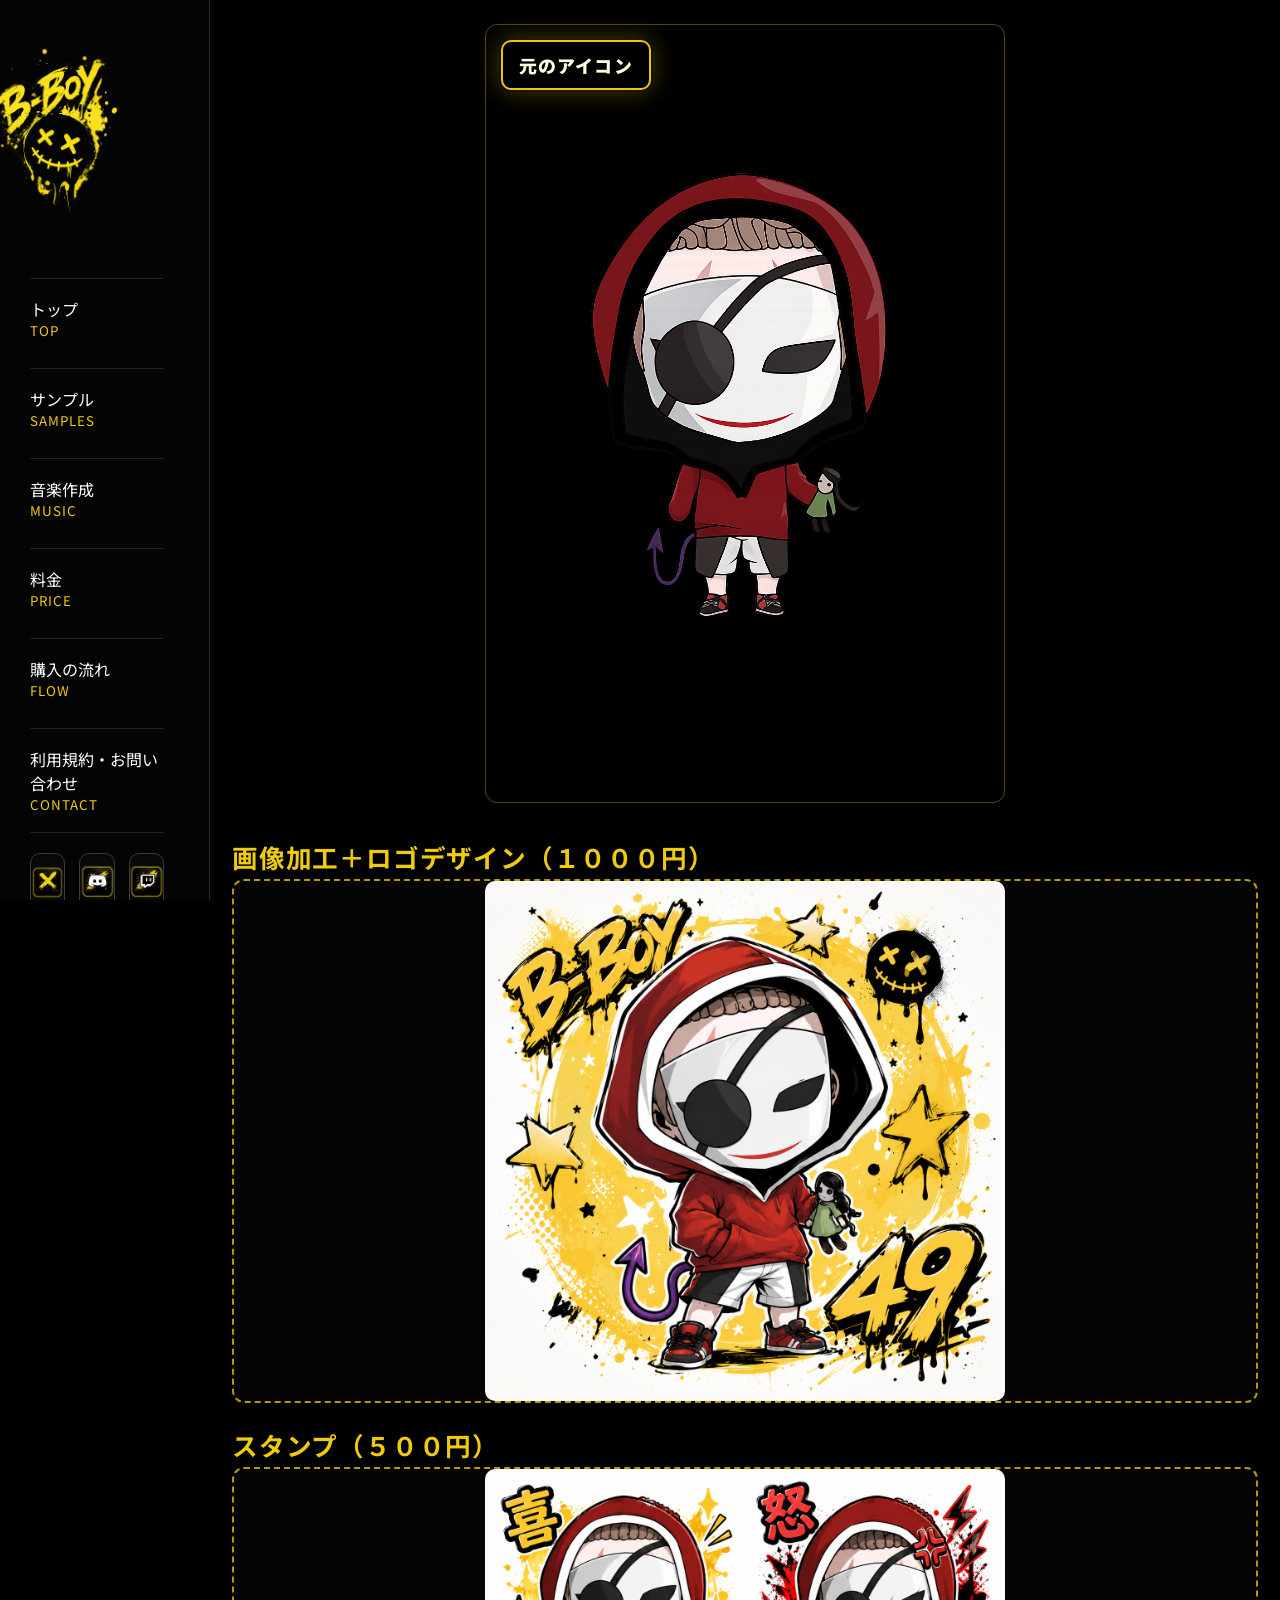
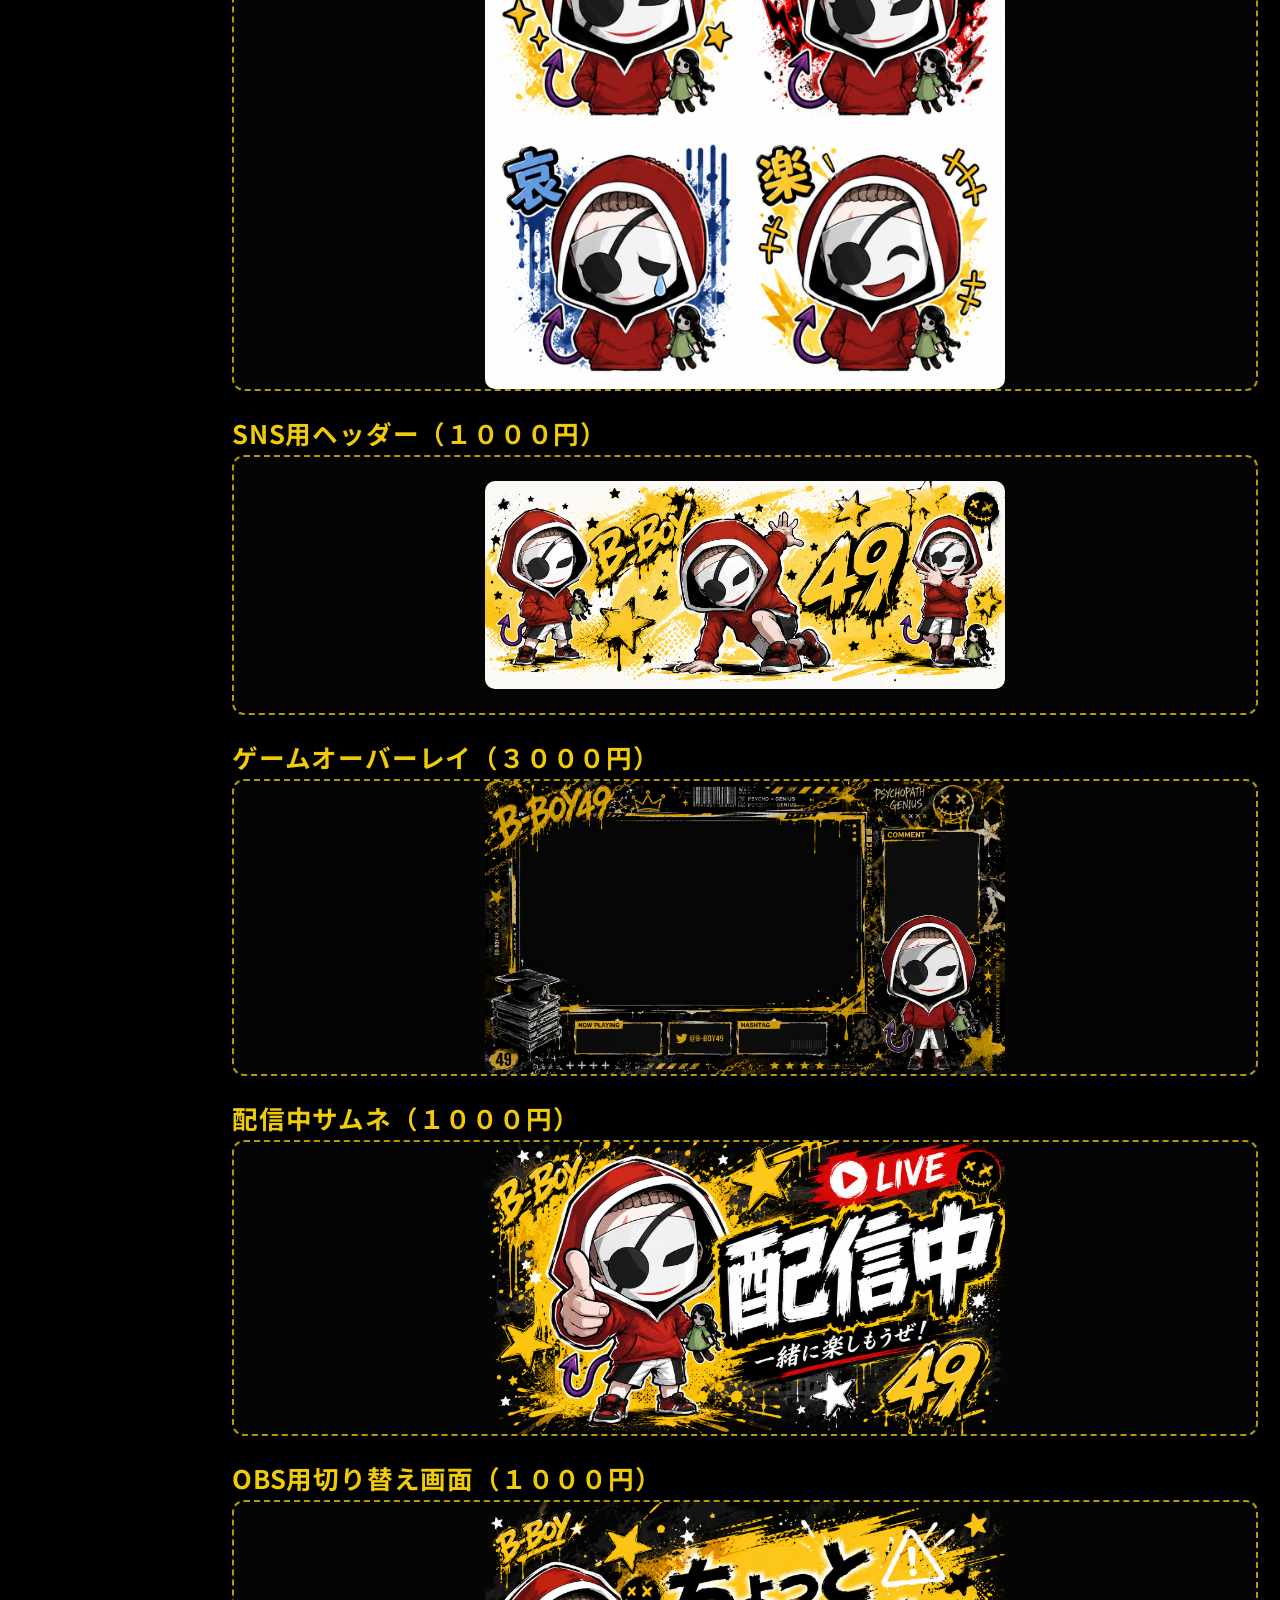
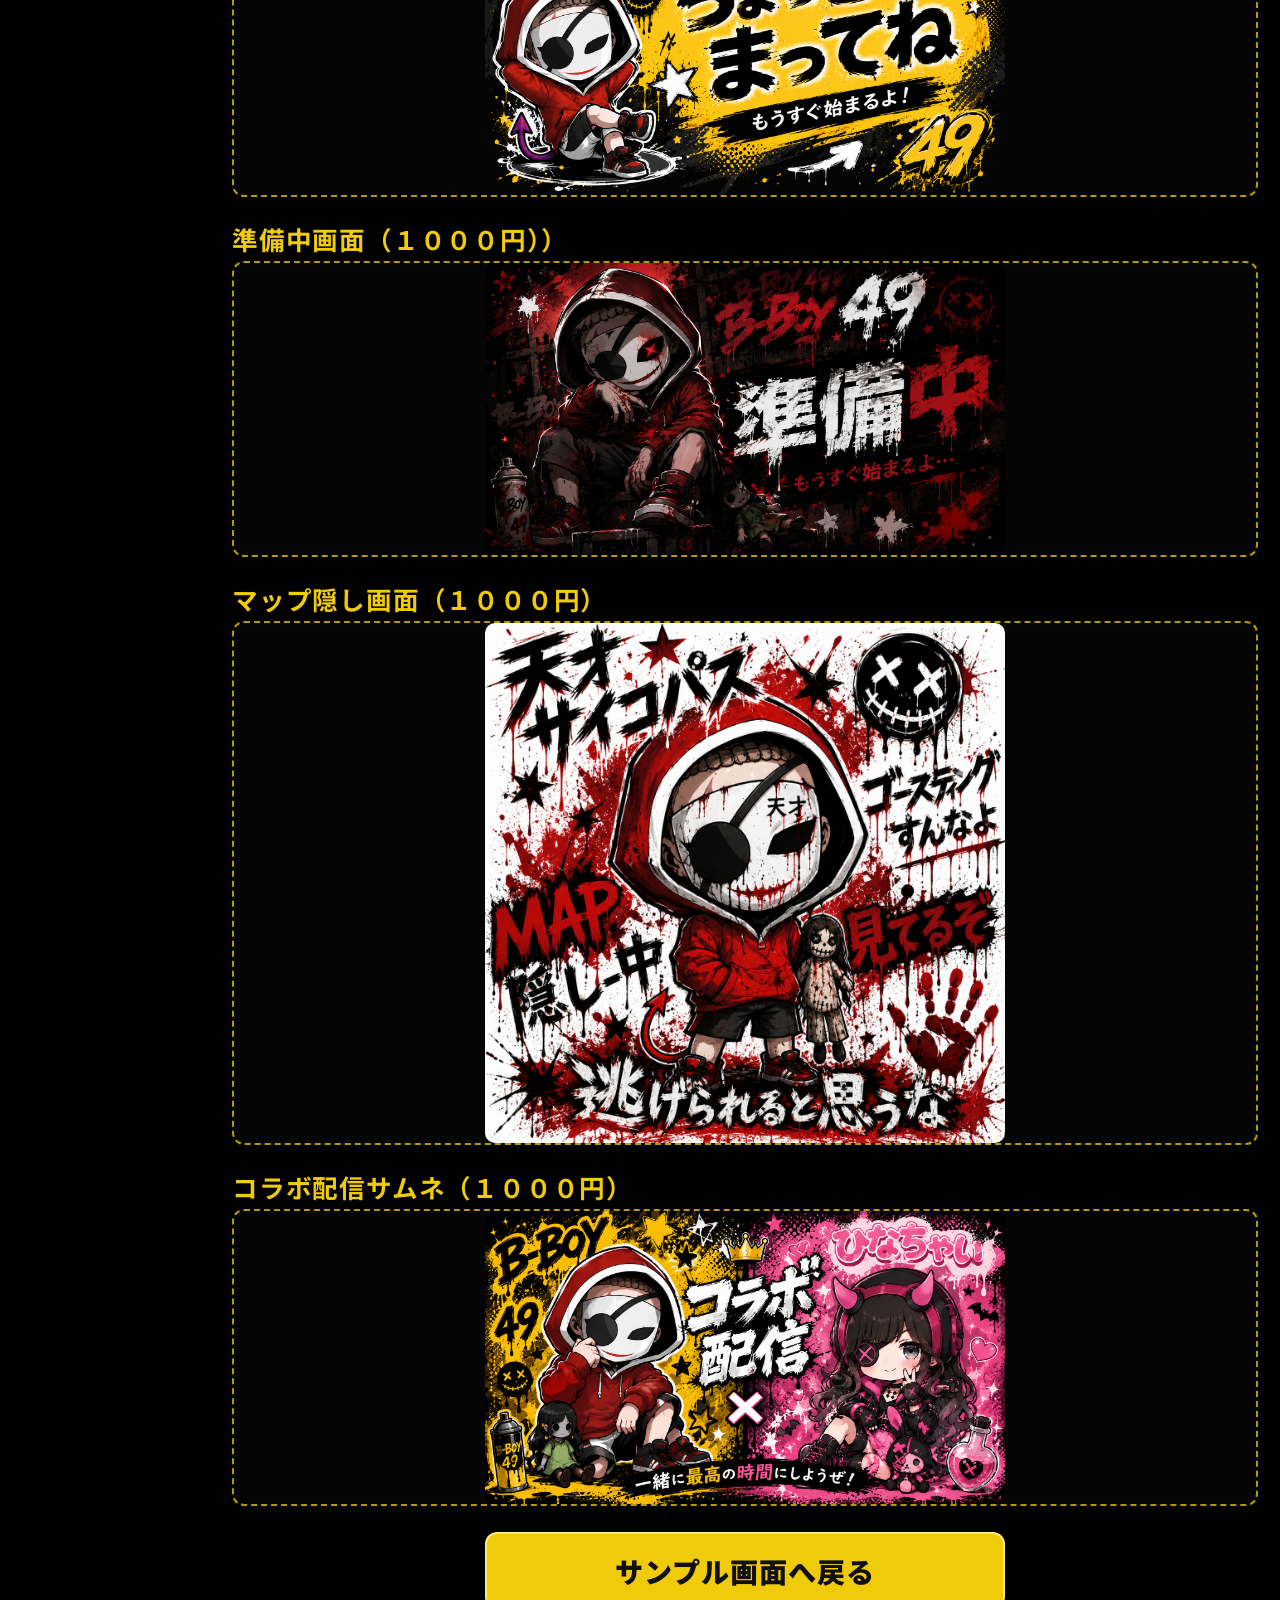
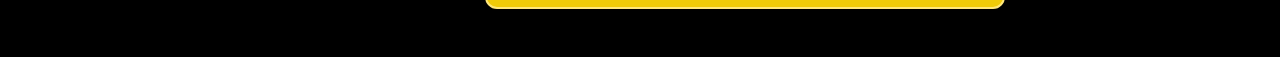
<file: stamp-detail.html>
﻿<!doctype html>
<html lang="ja">
  <head>
    <meta charset="UTF-8" />
    <meta name="viewport" content="width=device-width, initial-scale=1.0" />
    <title>B-CONWORLD | STAMP DETAIL</title>
    <link rel="stylesheet" href="css/style.css" />
    <link rel="preconnect" href="https://fonts.googleapis.com" />
    <link rel="preconnect" href="https://fonts.gstatic.com" crossorigin />
    <link
      href="https://fonts.googleapis.com/css2?family=Bebas+Neue&family=Noto+Sans+JP:wght@400;700;900&display=swap"
      rel="stylesheet"
    />
  </head>
  <body class="simple-black">
    <div class="page">
      <aside class="sidebar">
        <img class="logo" src="image/logo2.png" alt="B-BOY" />
        <details class="nav-dropdown" open>
          <summary><span>メニュー</span><small>MENU</small></summary>
          <nav aria-label="メインメニュー">
            <a href="index.html"><span>トップ</span><small>TOP</small></a>
            <a href="sample.html"><span>サンプル</span><small>SAMPLES</small></a>
            <a href="music.html"><span>音楽作成</span><small>MUSIC</small></a>
            <a href="price.html"><span>料金</span><small>PRICE</small></a>
            <a href="flow.html"><span>購入の流れ</span><small>FLOW</small></a>
            <a href="contact.html"><span>利用規約・お問い合わせ</span><small>CONTACT</small></a>
          </nav>
        </details>
        <div class="sns">
          <a class="sns-btn" href="https://twitter.com/bboy4848" aria-label="X" target="_blank" rel="noopener noreferrer">
            <img src="image/X.png" alt="X" />
          </a>
          <a class="sns-btn sns-btn-discord" href="https://discord.gg/jaWFdwjt9" aria-label="Discord" target="_blank" rel="noopener noreferrer">
            <img src="image/Discord.png" alt="Discord" />
          </a>
          <a class="sns-btn" href="https://t.co/PwKArs8fPF" aria-label="Twitch" target="_blank" rel="noopener noreferrer">
            <img src="image/Twhich.png" alt="Twitch" />
          </a>
        </div>
      </aside>
    </div>
    <main class="sample-main">
      <section class="album-hero" aria-label="元のアイコン">
        <div class="album-image-wrap">
          <img src="image/8432304e-2d08-43e6-b165-6b0396353c7c_1.png" alt="元のアイコン" />
          <span class="album-image-label">元のアイコン</span>
        </div>
      </section>
      <section class="product-list" aria-label="商品一覧">
        <article class="product-card">
          <h3>画像加工＋ロゴデザイン（１０００円）</h3>
          <div class="product-image-slot">
            <img src="image/content02.png" alt="画像加工＋ロゴデザインサンプル" />
          </div>
        </article>
        <article class="product-card">
          <h3>スタンプ（５００円）</h3>
          <div class="product-image-slot">
            <img src="image/content３.png" alt="スタンプサンプル" />
          </div>
        </article>
        <article class="product-card">
          <h3>SNS用ヘッダー（１０００円）</h3>
          <div class="product-image-slot">
            <img src="image/e134cc19-3e40-4012-8390-3f08700bf013.png" alt="SNS用ヘッダーサンプル" />
          </div>
        </article>
        <article class="product-card">
          <h3>ゲームオーバーレイ（３０００円）</h3>
          <div class="product-image-slot">
            <img src="image/content４.png" alt="ゲームオーバーレイサンプル" />
          </div>
        </article>
        <article class="product-card">
          <h3>配信中サムネ（１０００円）</h3>
          <div class="product-image-slot">
            <img src="image/e405b538-2e6e-47ee-a4b8-fb4f66f95a5f.png" alt="配信中サムネサンプル" />
          </div>
        </article>
        <article class="product-card">
          <h3>OBS用切り替え画面（１０００円）</h3>
          <div class="product-image-slot">
            <img src="image/d76dba53-0c84-4b45-a8d1-90bf36bae720.png" alt="OBS用切り替え画面サンプル" />
          </div>
        </article>
        <article class="product-card">
          <h3>準備中画面（１０００円））</h3>
          <div class="product-image-slot">
            <img src="image/4289afc6-7aa6-4e70-b8ba-70ad36295127.png" alt="準備中画面サンプル" />
          </div>
        </article>
        <article class="product-card">
          <h3>マップ隠し画面（１０００円）</h3>
          <div class="product-image-slot">
            <img src="image/19c51659-b140-4ec3-bf19-38e32713a724.png" alt="マップ隠し画面サンプル" />
          </div>
        </article>
        <article class="product-card">
          <h3>コラボ配信サムネ（１０００円）</h3>
          <div class="product-image-slot">
            <img src="image/23db50e1-d47a-440d-b918-c3e571ba7f59.png" alt="コラボ配信サムネサンプル" />
          </div>
        </article>
        <a class="back-to-sample-btn" href="sample.html#sample-target">サンプル画面へ戻る</a>
      </section>
    </main>
    <script src="javascript/script.js"></script>
  </body>
</html>
</file>
<file: css/style.css>
:root {
  --bg: #050505;
  --panel: #0d0d0d;
  --line: #2a2a2a;
  --yellow: #f0cb09;
  --white: #f8f8f8;
  --red: #b90a13;
}

* {
  box-sizing: border-box;
}

body {
  margin: 0;
  min-height: 100vh;
  background-color: #020202;
  background-image: url("../image/4b583400-e211-40f3-b395-474676bbd9c4.png");
  background-size: cover;
  background-position: center;
  background-repeat: no-repeat;
  background-attachment: fixed;
  color: var(--white);
  font-family: "Noto Sans JP", sans-serif;
  overflow-x: hidden;
}

body.home-page {
  background-size: contain;
  background-position: right top;
}

body.simple-black {
  background-image: none;
  background-color: #000;
}

body.simple-black .page {
  width: 240px;
  min-height: 0;
}

.sample-main {
  margin-left: 240px;
  width: calc(100vw - 240px);
  min-height: 100vh;
  padding: 0;
}

.sample-hero {
  position: relative;
  width: 100%;
  background: #000;
  border-bottom: 2px solid #7d6700;
}

.sample-hero::after {
  content: "";
  position: absolute;
  left: 0;
  bottom: -2px;
  width: 100%;
  height: 4px;
  background:
    linear-gradient(
      90deg,
      rgba(240, 203, 9, 0) 0%,
      rgba(240, 203, 9, 0) 35%,
      rgba(255, 247, 176, 0.95) 48%,
      rgba(255, 213, 79, 1) 50%,
      rgba(255, 247, 176, 0.95) 52%,
      rgba(240, 203, 9, 0) 65%,
      rgba(240, 203, 9, 0) 100%
    );
  background-size: 260px 100%;
  animation: electric-flow 4.5s linear infinite;
  pointer-events: none;
}

@keyframes electric-flow {
  from {
    background-position: -260px 0;
  }
  to {
    background-position: calc(100% + 260px) 0;
  }
}

.sample-hero img {
  display: block;
  width: 100%;
  height: auto;
  object-fit: cover;
}

.sample-block {
  position: relative;
  width: 100%;
  background: #000;
  border-bottom: 2px solid #7d6700;
  padding: 18px 22px;
}

.sample-block img {
  display: block;
  width: 100%;
  height: auto;
}

.sample-thumb-no6,
.sample-thumb-no7 {
  aspect-ratio: 16 / 9;
  object-fit: cover;
}

.sample-link {
  position: relative;
  display: block;
  width: min(100%, 780px);
  margin: 0 auto;
  text-decoration: none;
  border: 2px solid rgba(240, 203, 9, 0.55);
  transition:
    transform 0.28s ease,
    filter 0.28s ease,
    border-color 0.28s ease,
    box-shadow 0.28s ease;
}

.sample-link:hover,
.sample-link:focus-visible {
  transform: translateY(-10px) scale(1.02);
  filter: brightness(1.16) saturate(1.35) contrast(1.08) hue-rotate(-8deg);
  border-color: #f0cb09;
  box-shadow: 0 0 0 3px rgba(240, 203, 9, 0.35), 0 18px 38px rgba(0, 0, 0, 0.55);
  outline: none;
}

.sample-link-badge {
  position: absolute;
  right: 14px;
  bottom: 14px;
  background: rgba(240, 203, 9, 0.95);
  color: #111;
  font-weight: 900;
  letter-spacing: 0.8px;
  font-size: 12px;
  line-height: 1;
  padding: 10px 12px;
  border-radius: 8px;
  box-shadow: 0 6px 18px rgba(0, 0, 0, 0.4);
  transition: transform 0.28s ease, background-color 0.28s ease, color 0.28s ease;
}

.sample-link-center {
  position: absolute;
  left: 50%;
  top: 50%;
  transform: translate(-50%, -50%);
  background: rgba(0, 0, 0, 0.62);
  color: #fff;
  font-weight: 900;
  letter-spacing: 1.2px;
  font-size: clamp(16px, 2vw, 28px);
  padding: 12px 20px;
  border: 2px solid rgba(240, 203, 9, 0.9);
  border-radius: 10px;
  text-shadow: 0 2px 8px rgba(0, 0, 0, 0.6);
  pointer-events: none;
}

.sample-link-no {
  position: absolute;
  left: 14px;
  top: 14px;
  padding: 6px 10px;
  border-radius: 8px;
  background: rgba(0, 0, 0, 0.72);
  border: 1px solid rgba(240, 203, 9, 0.9);
  color: #fff;
  font-weight: 900;
  letter-spacing: 0.8px;
  font-size: 13px;
  pointer-events: none;
}

.sample-link:hover .sample-link-badge,
.sample-link:focus-visible .sample-link-badge {
  transform: translateY(-3px) scale(1.06);
  background: #fff1a8;
  color: #000;
}

.sample-block::after {
  content: "";
  position: absolute;
  left: 0;
  bottom: -2px;
  width: 100%;
  height: 4px;
  background:
    linear-gradient(
      90deg,
      rgba(240, 203, 9, 0) 0%,
      rgba(240, 203, 9, 0) 35%,
      rgba(255, 247, 176, 0.95) 48%,
      rgba(255, 213, 79, 1) 50%,
      rgba(255, 247, 176, 0.95) 52%,
      rgba(240, 203, 9, 0) 65%,
      rgba(240, 203, 9, 0) 100%
    );
  background-size: 260px 100%;
  animation: electric-flow 4.5s linear infinite;
  pointer-events: none;
}

.product-list {
  padding: 28px 22px 40px;
  background: #000;
}

.product-card {
  margin: 0 0 26px;
}

.product-card:last-child {
  margin-bottom: 0;
}

.album-hero {
  padding: 24px 22px 10px;
  background: #000;
}

.album-hero img {
  display: block;
  width: min(100%, 520px);
  height: auto;
  margin: 0 auto;
  border-radius: 12px;
  border: 1px solid rgba(240, 203, 9, 0.35);
  box-shadow: 0 10px 28px rgba(0, 0, 0, 0.45);
}

.album-image-wrap {
  position: relative;
  width: min(100%, 520px);
  margin: 0 auto;
}

.album-image-wrap img {
  width: 100%;
  margin: 0;
}

.no6-original-icon {
  aspect-ratio: 1 / 1;
  object-fit: cover;
}

.album-image-label {
  position: absolute;
  left: 16px;
  top: 16px;
  padding: 10px 16px;
  border-radius: 10px;
  background: rgba(0, 0, 0, 0.78);
  border: 2px solid rgba(240, 203, 9, 0.98);
  color: #fffbe0;
  font-weight: 900;
  font-size: clamp(16px, 1.4vw, 22px);
  letter-spacing: 1.1px;
  text-shadow: 0 2px 10px rgba(0, 0, 0, 0.85);
  box-shadow: 0 0 0 2px rgba(0, 0, 0, 0.35), 0 0 24px rgba(240, 203, 9, 0.35);
}

.product-card h3 {
  margin: 0 0 6px;
  color: var(--yellow);
  font-size: clamp(20px, 2vw, 30px);
  letter-spacing: 0.8px;
  line-height: 1.25;
}

.product-image-slot {
  width: 100%;
  min-height: 260px;
  border: 2px dashed rgba(240, 203, 9, 0.75);
  border-radius: 12px;
  display: grid;
  place-items: center;
  color: #d7d7d7;
  background: rgba(255, 255, 255, 0.02);
  font-weight: 700;
}

.product-image-slot img {
  display: block;
  width: min(100%, 520px);
  height: auto;
  margin: 0 auto;
  border-radius: 10px;
}

.product-set-note {
  width: min(100%, 520px);
  margin: 18px auto 0;
  padding: 14px 16px;
  border-radius: 10px;
  border: 1px solid rgba(240, 203, 9, 0.6);
  background: rgba(240, 203, 9, 0.08);
  color: #fff8c7;
  font-size: clamp(15px, 1.5vw, 20px);
  font-weight: 700;
  line-height: 1.5;
  text-align: center;
}

.price-main {
  background: #000;
  padding: 0;
}

.price-hero {
  width: 100%;
}

.price-hero img {
  display: block;
  width: 100%;
  height: auto;
}

.price-main .price-hero + .price-hero {
  margin-top: 50px;
  position: relative;
}

.price-main .price-hero + .price-hero::before {
  content: "";
  position: absolute;
  left: 0;
  right: 0;
  top: -25px;
  height: 3px;
  background: linear-gradient(90deg, #7d6700 0%, #f0cb09 50%, #7d6700 100%);
}

.flow-main {
  background: #000;
  padding: 0;
}

.flow-hero {
  position: relative;
  width: 100%;
}

.flow-hero img {
  display: block;
  width: 100%;
  height: auto;
}

.flow-x-overlay {
  position: absolute;
  left: calc(11.5% + 192px);
  bottom: calc(12% - 113px);
  width: clamp(50px, 4.4vw, 72px);
  height: clamp(50px, 4.4vw, 72px);
  z-index: 2;
}

.music-main {
  background: #000;
  min-height: 100vh;
  padding: 0;
}

.music-top {
  width: 100%;
}

.music-top img {
  display: block;
  width: 100%;
  height: auto;
}

.music-samples {
  width: min(92%, 980px);
  margin: clamp(24px, 4vw, 44px) auto clamp(36px, 6vw, 72px);
  display: grid;
  gap: clamp(18px, 3vw, 28px);
}

.music-samples-heading {
  margin: 0;
  text-align: center;
  color: #f0cb09;
  font-size: clamp(30px, 5vw, 54px);
  letter-spacing: 0.08em;
  text-shadow: 0 8px 24px rgba(0, 0, 0, 0.6);
}

.music-sample-card {
  position: relative;
  width: min(100%, 860px);
  margin: 0 auto;
  border: 2px solid rgba(240, 203, 9, 0.72);
  border-bottom: 2px solid #7d6700;
  border-radius: 14px;
  padding: clamp(18px, 3vw, 24px);
  background: rgba(255, 255, 255, 0.03);
  overflow: hidden;
}

.music-sample-card::after {
  content: "";
  position: absolute;
  left: 0;
  bottom: 0;
  width: 100%;
  height: 4px;
  background:
    linear-gradient(
      90deg,
      rgba(240, 203, 9, 0) 0%,
      rgba(240, 203, 9, 0) 35%,
      rgba(255, 247, 176, 0.95) 48%,
      rgba(255, 213, 79, 1) 50%,
      rgba(255, 247, 176, 0.95) 52%,
      rgba(240, 203, 9, 0) 65%,
      rgba(240, 203, 9, 0) 100%
    );
  background-size: 260px 100%;
  animation: electric-flow 4.5s linear infinite;
  pointer-events: none;
}

.music-card-title {
  margin: 0;
  color: #f0cb09;
  font-size: clamp(24px, 4vw, 38px);
  letter-spacing: 0.05em;
}

.music-card-video {
  position: relative;
  margin-top: 14px;
  border: 2px solid rgba(255, 255, 255, 0.18);
  border-radius: 12px;
  overflow: hidden;
  background: #0c0c0c;
}

.music-card-video img {
  display: block;
  width: 100%;
  height: auto;
}

.music-card-video video {
  display: block;
  width: 100%;
  height: auto;
}

.music-card-video iframe {
  display: block;
  width: 100%;
  aspect-ratio: 16 / 9;
  border: 0;
}

.music-video-center-play {
  position: absolute;
  left: 50%;
  top: 50%;
  transform: translate(-50%, -50%);
  width: clamp(64px, 9vw, 92px);
  height: clamp(64px, 9vw, 92px);
  border: 0;
  border-radius: 999px;
  background: rgba(0, 0, 0, 0.62);
  box-shadow: 0 10px 24px rgba(0, 0, 0, 0.45);
  display: grid;
  place-items: center;
  cursor: pointer;
  transition: transform 0.2s ease, background-color 0.2s ease, opacity 0.2s ease;
}

.music-video-center-play:hover,
.music-video-center-play:focus-visible {
  background: rgba(240, 203, 9, 0.92);
  transform: translate(-50%, -50%) scale(1.06);
  outline: none;
}

.music-video-center-play-icon {
  display: block;
  width: 0;
  height: 0;
  margin-left: 4px;
  border-top: clamp(10px, 1.5vw, 14px) solid transparent;
  border-bottom: clamp(10px, 1.5vw, 14px) solid transparent;
  border-left: clamp(18px, 2.6vw, 24px) solid #fff;
}

.music-card-video.is-playing .music-video-center-play {
  opacity: 0;
  pointer-events: none;
}

.music-card-comment {
  margin: 12px 0 0;
  color: #fff;
  font-size: clamp(15px, 2.2vw, 20px);
  font-weight: 700;
  line-height: 1.5;
}

.music-card-price {
  color: #f0cb09;
}

.music-bottom-visual {
  width: calc(100vw - 20px);
  height: calc(100vh - 20px);
  margin: 10px auto;
  margin-left: calc(50% - 50vw + 10px);
  background-color: #000;
  background-image: url("../image/005b930d-8c32-4173-8bfd-f5104d19631a.png");
  background-repeat: no-repeat;
  background-position: center;
  background-size: contain;
  border-radius: 12px;
}

.contact-main {
  background: #000;
  padding: 0;
}

.contact-hero {
  width: 100%;
}

.contact-hero img {
  display: block;
  width: 100%;
  height: auto;
}

.contact-bottom-image {
  width: min(92%, 1280px) !important;
  margin: 0 auto;
}

.contact-link-button {
  display: block;
  width: min(92%, 1280px);
  margin: 0 auto;
  transition: transform 0.25s ease, filter 0.25s ease;
}

.contact-link-button img {
  display: block;
  width: 100%;
  height: auto;
  transition: transform 0.25s ease, filter 0.25s ease, box-shadow 0.25s ease;
  transform-origin: center;
}

.contact-link-button:hover img,
.contact-link-button:focus-visible img {
  transform: scale(1.08) rotate(-1.2deg);
  filter: brightness(1.22) saturate(1.45) contrast(1.12) hue-rotate(-8deg);
  box-shadow: 0 0 0 4px rgba(255, 224, 77, 0.85), 0 18px 38px rgba(255, 204, 0, 0.45);
}

.contact-link-button-strong:hover img,
.contact-link-button-strong:focus-visible img {
  transform: scale(1.12) rotate(-2.2deg);
  filter: brightness(1.35) saturate(1.85) contrast(1.2) hue-rotate(-16deg);
  box-shadow: 0 0 0 6px rgba(255, 230, 100, 0.95), 0 26px 54px rgba(255, 187, 0, 0.65);
}

.contact-link-button:hover,
.contact-link-button:focus-visible {
  transform: translateY(-6px);
}

.contact-link-button-strong:hover,
.contact-link-button-strong:focus-visible {
  transform: translateY(-10px) skewX(-1.5deg);
}

.contact-link-button:focus-visible {
  outline: none;
}

.back-to-sample-btn {
  display: block;
  width: min(100%, 520px);
  margin: 26px auto 8px;
  text-align: center;
  text-decoration: none;
  background: var(--yellow);
  color: #101010;
  font-weight: 900;
  font-size: clamp(20px, 2.2vw, 30px);
  letter-spacing: 1px;
  padding: 16px 20px;
  border-radius: 12px;
  border: 2px solid #ffe77a;
  box-shadow: 0 10px 26px rgba(0, 0, 0, 0.5);
  transition: transform 0.2s ease, filter 0.2s ease, box-shadow 0.2s ease;
}

.back-to-sample-btn:hover,
.back-to-sample-btn:focus-visible {
  transform: translateY(-3px) scale(1.01);
  filter: brightness(1.08);
  box-shadow: 0 14px 34px rgba(0, 0, 0, 0.58);
  outline: none;
}

.page {
  width: 240px;
  min-height: 100vh;
}

.sidebar {
  position: fixed;
  top: 0;
  left: 0;
  width: 240px;
  height: 100vh;
  background: #040404;
  border-right: 1px solid var(--line);
  padding: 28px 30px;
  display: flex;
  flex-direction: column;
  overflow-y: auto;
  overscroll-behavior: contain;
  scrollbar-gutter: stable;
  z-index: 1000;
}

.logo {
  display: block;
  width: 280%;
  max-width: none;
  height: auto;
  margin: 0 0 0 -175px;
}

.sidebar nav {
  display: grid;
  gap: 10px;
}

.nav-dropdown {
  width: 100%;
}

.nav-dropdown summary {
  position: relative;
  display: none;
  flex-direction: column;
  color: #fff;
  border-top: 1px solid #222;
  border-bottom: 1px solid #222;
  padding: 18px 32px 18px 0;
  cursor: pointer;
  transition:
    color 0.22s ease,
    background-color 0.22s ease,
    padding-left 0.22s ease;
}

.nav-dropdown summary::-webkit-details-marker {
  display: none;
}

.nav-dropdown summary:hover,
.nav-dropdown summary:focus-visible {
  color: var(--yellow);
  background-color: rgba(240, 203, 9, 0.08);
  outline: none;
}

.nav-dropdown summary::after {
  content: "";
  position: absolute;
  right: 6px;
  top: 50%;
  width: 10px;
  height: 10px;
  border-right: 2px solid var(--yellow);
  border-bottom: 2px solid var(--yellow);
  transform: translateY(-65%) rotate(45deg);
  transition: transform 0.22s ease;
}

.nav-dropdown[open] summary {
  color: var(--yellow);
  background-color: rgba(240, 203, 9, 0.08);
  padding-left: 10px;
}

.nav-dropdown[open] summary::after {
  transform: translateY(-35%) rotate(225deg);
}

.nav-dropdown[open] nav {
  margin-top: 0;
}

.nav-dropdown:not([open]) nav {
  display: none;
}

.sidebar nav a {
  display: flex;
  flex-direction: column;
  text-decoration: none;
  color: #fff;
  border-top: 1px solid #222;
  padding: 18px 0;
  position: relative;
  transition:
    color 0.22s ease,
    transform 0.22s ease,
    padding-left 0.22s ease,
    background-color 0.22s ease;
}

.sidebar small {
  color: var(--yellow);
  letter-spacing: 1px;
  transition: color 0.22s ease;
}

.sidebar nav a::before {
  content: "";
  position: absolute;
  left: -12px;
  top: 50%;
  width: 6px;
  height: 0;
  background: var(--yellow);
  transform: translateY(-50%);
  border-radius: 3px;
  transition: height 0.22s ease;
}

.sidebar nav a:hover,
.sidebar nav a:focus-visible {
  color: var(--yellow);
  background-color: rgba(240, 203, 9, 0.08);
  transform: translateX(6px);
  padding-left: 10px;
  outline: none;
}

.sidebar nav a:hover small,
.sidebar nav a:focus-visible small {
  color: #fff;
}

.sidebar nav a:hover::before,
.sidebar nav a:focus-visible::before {
  height: 65%;
}

.sns {
  margin-top: auto;
  border-top: 1px solid #222;
  padding-top: 20px;
  display: flex;
  gap: 14px;
}

.sns-btn {
  width: 60px;
  height: 60px;
  border: 1px solid #3a3a3a;
  border-radius: 10px;
  display: grid;
  place-items: center;
  background: rgba(255, 255, 255, 0.02);
  overflow: hidden;
  transition:
    transform 0.2s ease,
    background-color 0.2s ease,
    border-color 0.2s ease;
}

.sns-btn-discord {
  width: 60px;
  height: 60px;
}

.sns-btn img {
  width: 100%;
  height: 100%;
  object-fit: cover;
  display: block;
}

.sns-btn:hover,
.sns-btn:focus-visible {
  transform: translateY(-3px) scale(1.06);
  background: #111;
  border-color: var(--yellow);
  outline: none;
}

@media (max-width: 1400px) {
  .page {
    width: 210px;
  }

  .sidebar {
    width: 210px;
  }

  .sample-main {
    margin-left: 210px;
    width: calc(100vw - 210px);
  }
}

@media (max-width: 900px) {
  body {
    background-attachment: scroll;
  }

  body:not(.simple-black) {
    background-size: contain;
    background-position: top center;
  }

  .page {
    width: 100%;
    min-height: 0;
  }

  .sidebar {
    position: relative;
    width: 100%;
    height: auto;
    min-height: 0;
    padding: 16px;
    border-right: 0;
    border-bottom: 1px solid var(--line);
    overflow: visible;
    gap: 12px;
  }

  .logo {
    width: min(340px, 92vw);
    margin: 0 auto;
  }

  .nav-dropdown {
    display: flex;
    flex-direction: column;
    align-items: center;
  }

  .nav-dropdown summary {
    display: block;
    width: 58px;
    height: 48px;
    border: 1px solid rgba(240, 203, 9, 0.72);
    border-radius: 8px;
    padding: 0;
    background:
      linear-gradient(var(--yellow), var(--yellow)) center calc(50% - 8px) / 28px 2px no-repeat,
      linear-gradient(var(--yellow), var(--yellow)) center / 28px 2px no-repeat,
      linear-gradient(var(--yellow), var(--yellow)) center calc(50% + 8px) / 28px 2px no-repeat,
      rgba(255, 255, 255, 0.03);
  }

  .nav-dropdown summary span,
  .nav-dropdown summary small {
    position: absolute;
    width: 1px;
    height: 1px;
    overflow: hidden;
    clip: rect(0 0 0 0);
    white-space: nowrap;
  }

  .nav-dropdown summary::after {
    display: none;
  }

  .nav-dropdown summary:hover,
  .nav-dropdown summary:focus-visible {
    border-color: var(--yellow);
    box-shadow: 0 0 0 3px rgba(240, 203, 9, 0.18);
  }

  .nav-dropdown[open] summary {
    padding-left: 0;
    background:
      linear-gradient(var(--yellow), var(--yellow)) center / 28px 2px no-repeat,
      linear-gradient(var(--yellow), var(--yellow)) center calc(50% - 8px) / 28px 2px no-repeat,
      linear-gradient(var(--yellow), var(--yellow)) center calc(50% + 8px) / 28px 2px no-repeat,
      rgba(240, 203, 9, 0.12);
  }

  .nav-dropdown[open] nav {
    margin-top: 12px;
  }

  .nav-dropdown:not([open]) nav {
    display: none;
  }

  .sidebar nav {
    display: flex;
    flex-wrap: wrap;
    justify-content: center;
    gap: 8px;
    width: 100%;
    max-width: 680px;
  }

  .sidebar nav a {
    flex: 0 1 auto;
    min-width: 116px;
    align-items: center;
    text-align: center;
    padding: 10px 12px;
    border: 1px solid #222;
    border-radius: 8px;
    background: rgba(255, 255, 255, 0.03);
  }

  .sidebar nav a::before {
    display: none;
  }

  .sidebar nav a:hover,
  .sidebar nav a:focus-visible {
    transform: translateY(-2px);
    padding-left: 8px;
  }

  .sns {
    margin-top: 8px;
    justify-content: center;
    padding-top: 14px;
  }

  .sns-btn,
  .sns-btn-discord {
    width: 52px;
    height: 52px;
  }

  .sample-main {
    margin-left: 0;
    width: 100%;
    min-height: auto;
  }

  .sample-hero {
    border-top: 1px solid #7d6700;
  }
}
</file>
